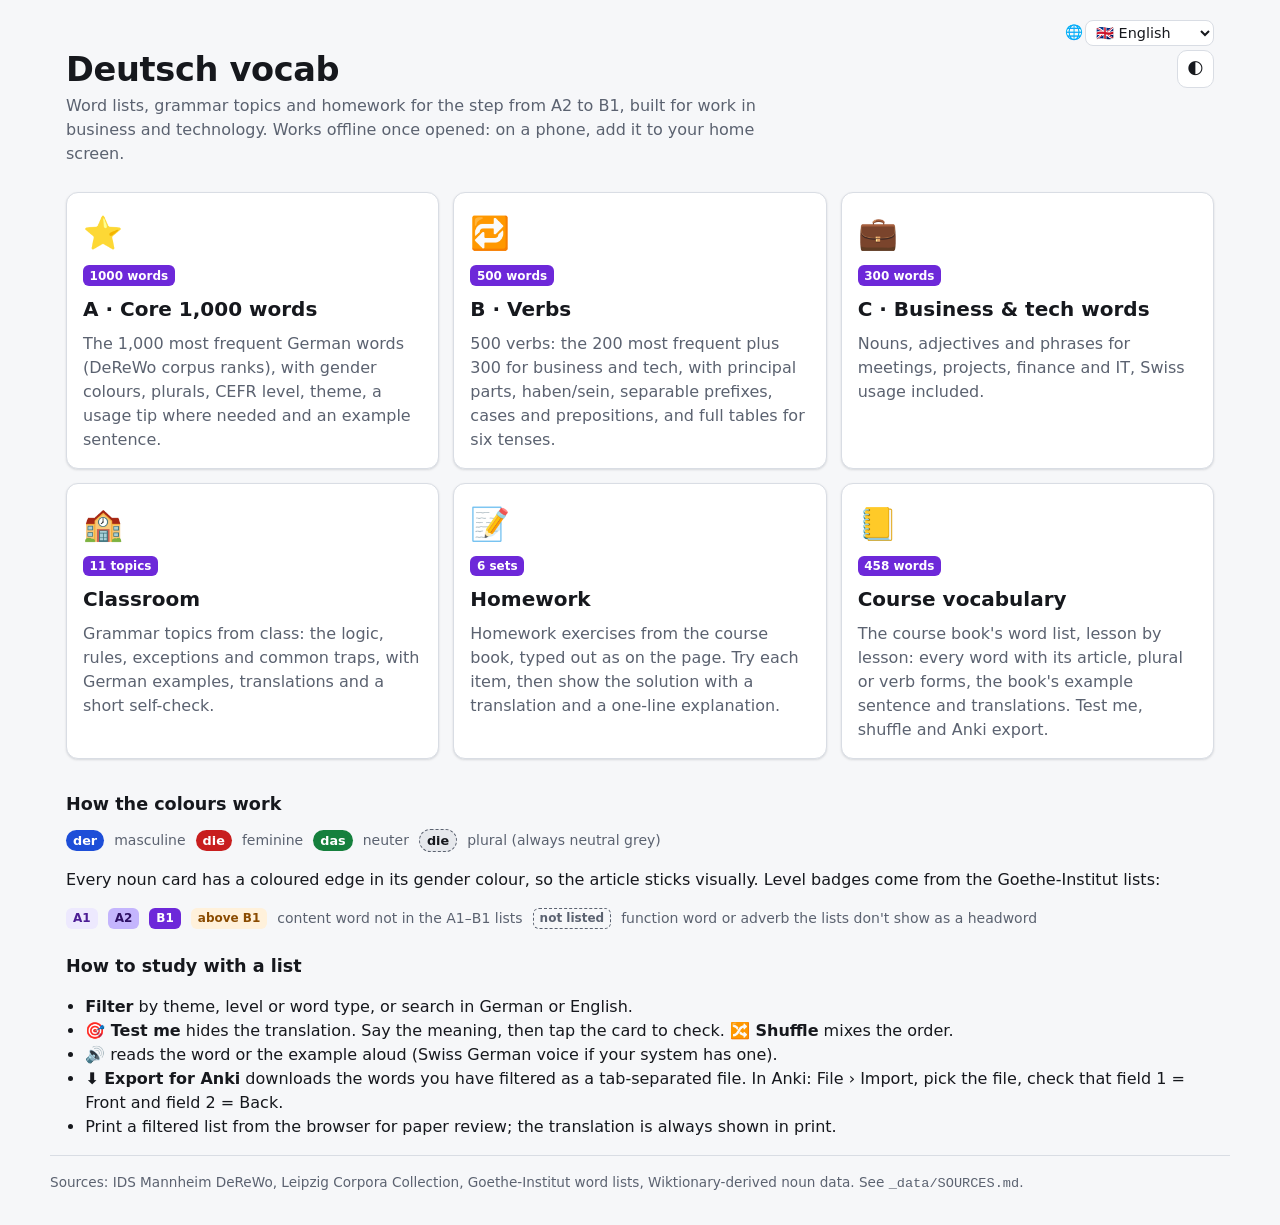
<file: index.html>
<!doctype html>
<html lang="en">
<head>
<meta charset="utf-8">
<meta name="viewport" content="width=device-width, initial-scale=1">
<title data-i18n="doc.home">Deutsch vocab lists</title>
<meta name="description" content="German vocabulary lists for an A2 to B1 learner in business and technology: core words, verbs, business and tech words.">
<link rel="icon" href="data:image/svg+xml,%3Csvg xmlns=%22http://www.w3.org/2000/svg%22 viewBox=%220 0 100 100%22%3E%3Ctext y=%22.9em%22 font-size=%2290%22%3E%F0%9F%87%A9%F0%9F%87%AA%3C/text%3E%3C/svg%3E">
<link rel="stylesheet" href="assets/vocab.css">
<script src="data/ui.js"></script>
<script src="assets/i18n.js"></script>
<script src="assets/vocab.js"></script>
<link rel="manifest" href="manifest.webmanifest">
<meta name="theme-color" content="#f6f7f9" media="(prefers-color-scheme: light)">
<meta name="theme-color" content="#0f1115" media="(prefers-color-scheme: dark)">
<meta name="apple-mobile-web-app-capable" content="yes">
<meta name="mobile-web-app-capable" content="yes">
<meta name="apple-mobile-web-app-title" content="Deutsch">
<link rel="apple-touch-icon" href="icons/icon-180.png">
</head>
<body>
<header class="site-head">
  <div class="wrap">
    <div class="head-row">
      <div>
        <h1>Deutsch vocab</h1>
        <p class="lede" data-i18n="home.lede">Word lists, grammar topics and homework for the step from A2 to B1, built for work in business and technology. Works offline once opened: on a phone, add it to your home screen.</p>
      </div>
      <div id="theme-toggle-slot" class="no-print"></div>
    </div>
  </div>
</header>
<main class="wrap">
  <div class="hub" id="hub"></div>

  <section class="info">
    <h2 data-i18n="home.colours.h">How the colours work</h2>
    <div class="legend">
      <span class="chip der">der</span> masculine
      <span class="chip die">die</span> feminine
      <span class="chip das">das</span> neuter
      <span class="chip pl">die</span> <span data-i18n="home.legend.plural">plural (always neutral grey)</span>
    </div>
    <p data-i18n="home.colours.p">Every noun card has a coloured edge in its gender colour, so the article sticks visually. Level badges come from the Goethe-Institut lists:</p>
    <div class="legend">
      <span class="level A1">A1</span><span class="level A2">A2</span><span class="level B1">B1</span>
      <span class="level up" data-i18n="level.up">above B1</span> <span data-i18n="home.level.up">content word not in the A1–B1 lists</span>
      <span class="level nl" data-i18n="level.nl">not listed</span> <span data-i18n="home.level.nl">function word or adverb the lists don't show as a headword</span>
    </div>

    <h2 data-i18n="home.study.h">How to study with a list</h2>
    <ul>
      <li data-i18n="home.study.1"><b>Filter</b> by theme, level or word type, or search in German or English.</li>
      <li data-i18n="home.study.2"><b>🎯 Test me</b> hides the translation. Say the meaning, then tap the card to check. <b>🔀 Shuffle</b> mixes the order.</li>
      <li data-i18n="home.study.3"><b>🔊</b> reads the word or the example aloud (Swiss German voice if your system has one).</li>
      <li data-i18n="home.study.4"><b>⬇ Export for Anki</b> downloads the words you have filtered as a tab-separated file. In Anki: File › Import, pick the file, check that field 1 = Front and field 2 = Back.</li>
      <li data-i18n="home.study.5">Print a filtered list from the browser for paper review; the translation is always shown in print.</li>
    </ul>
  </section>
</main>
<footer class="wrap foot" data-i18n="home.foot">Sources: IDS Mannheim DeReWo, Leipzig Corpora Collection, Goethe-Institut word lists, Wiktionary-derived noun data. See <code>_data/SOURCES.md</code>.</footer>
<script src="data/lists.js"></script>
<script>
  VocabApp.hub({ lists: window.VOCAB_LISTS, mount: document.getElementById('hub') });
</script>
<script>
  if ('serviceWorker' in navigator) {
    window.addEventListener('load', function () { navigator.serviceWorker.register('sw.js').catch(function () {}); });
  }
</script>
</body>
</html>
</file>
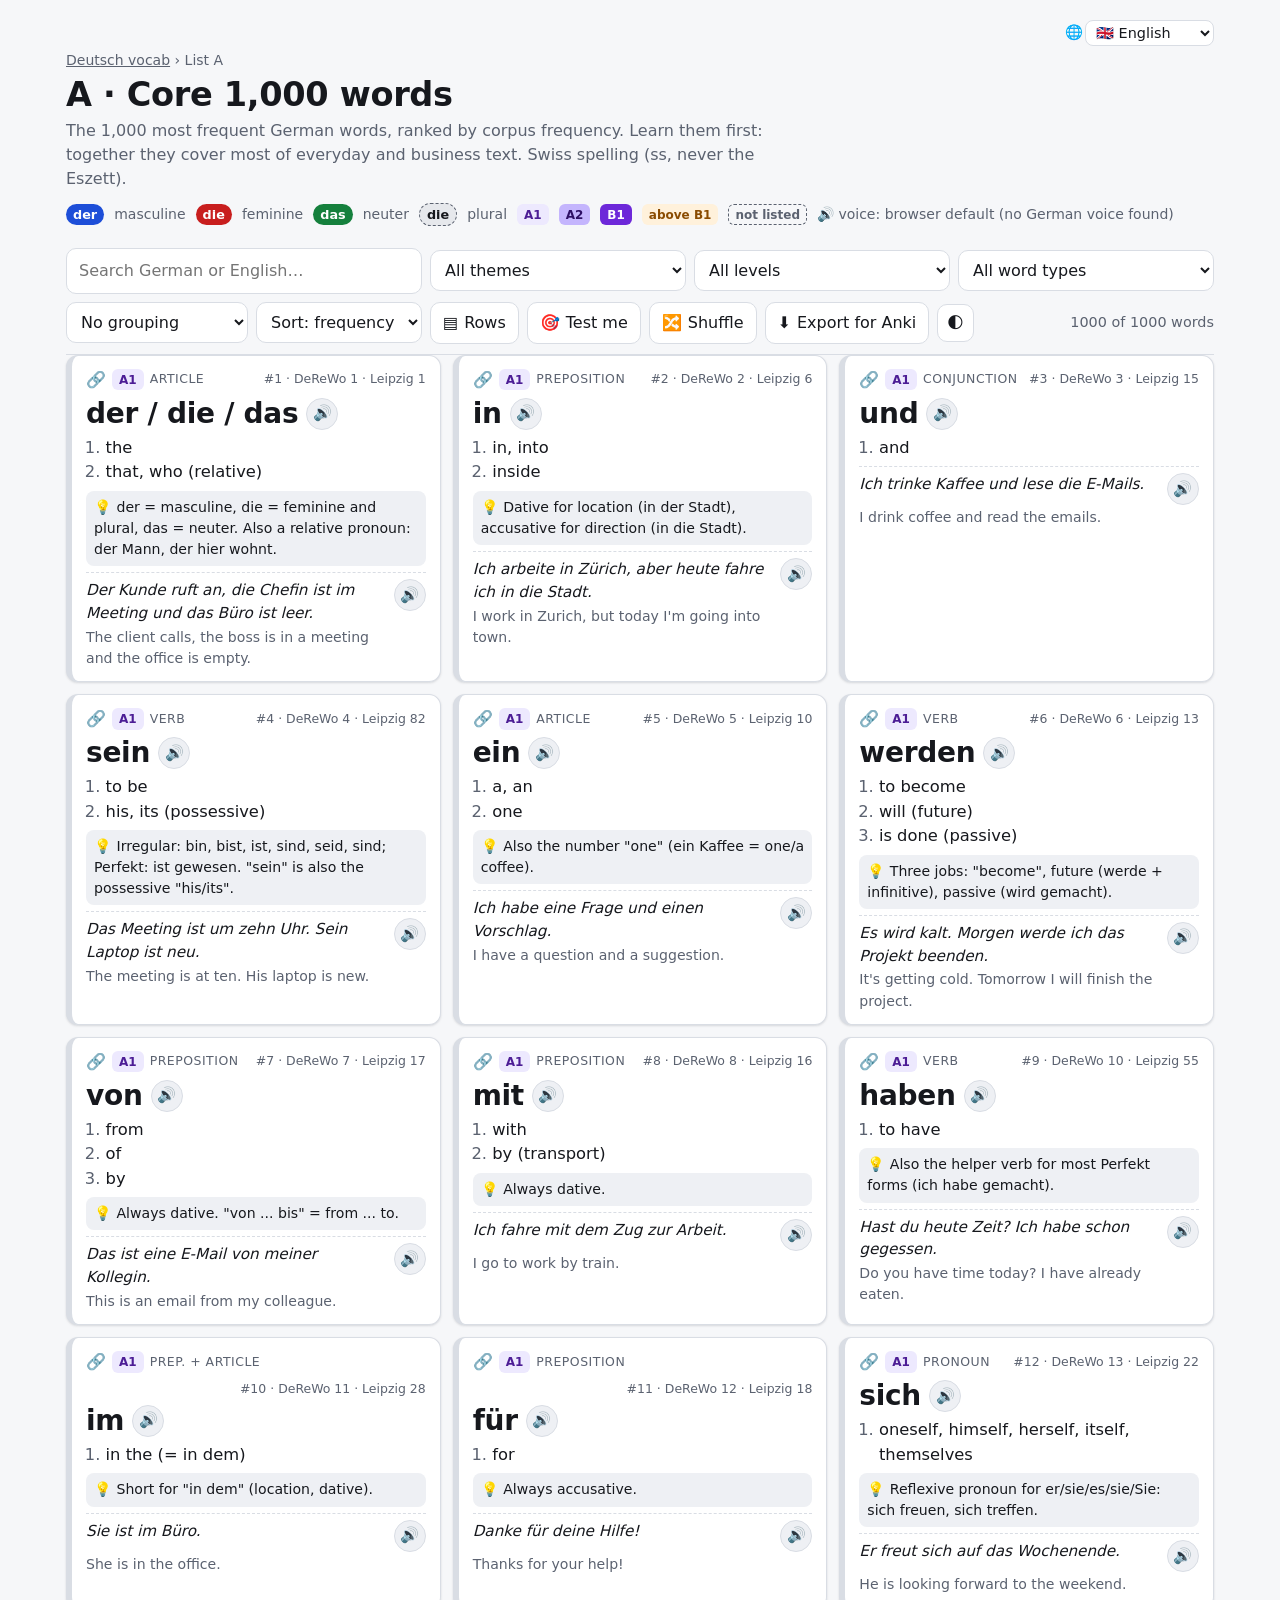
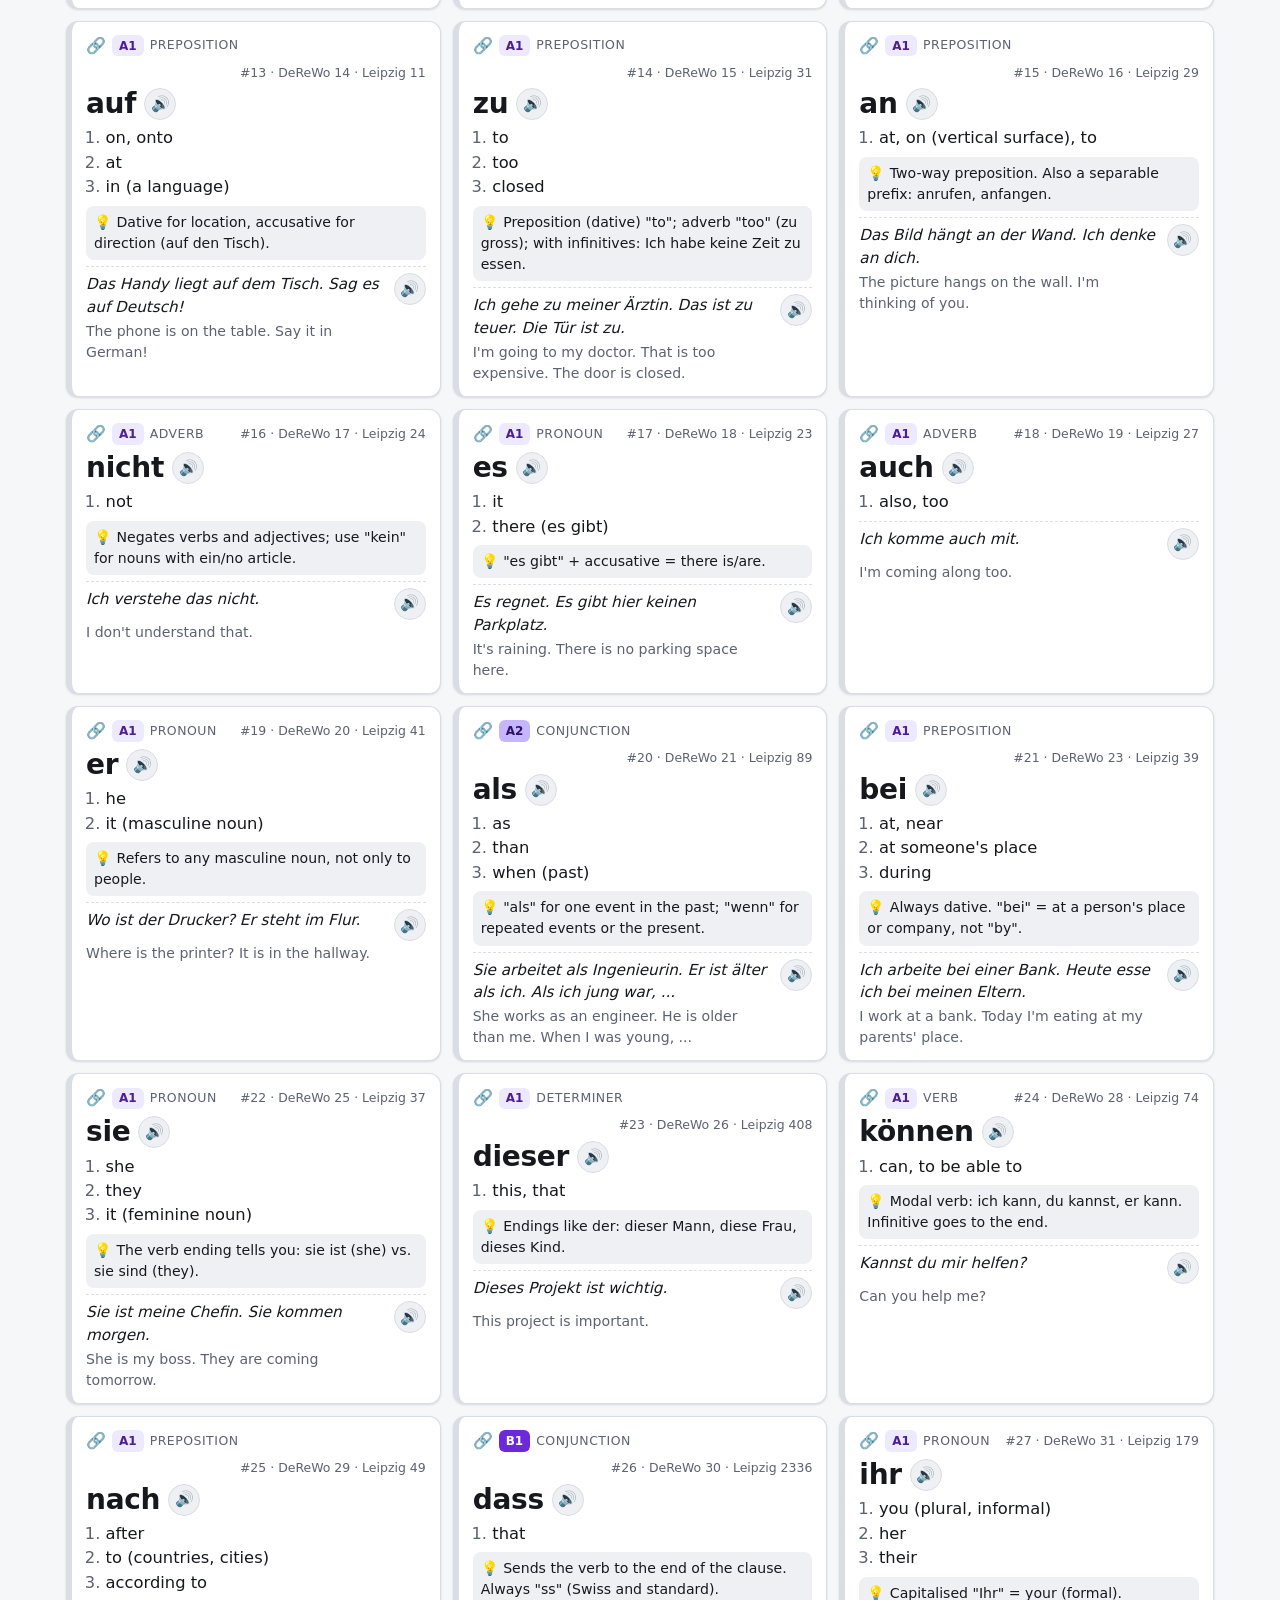
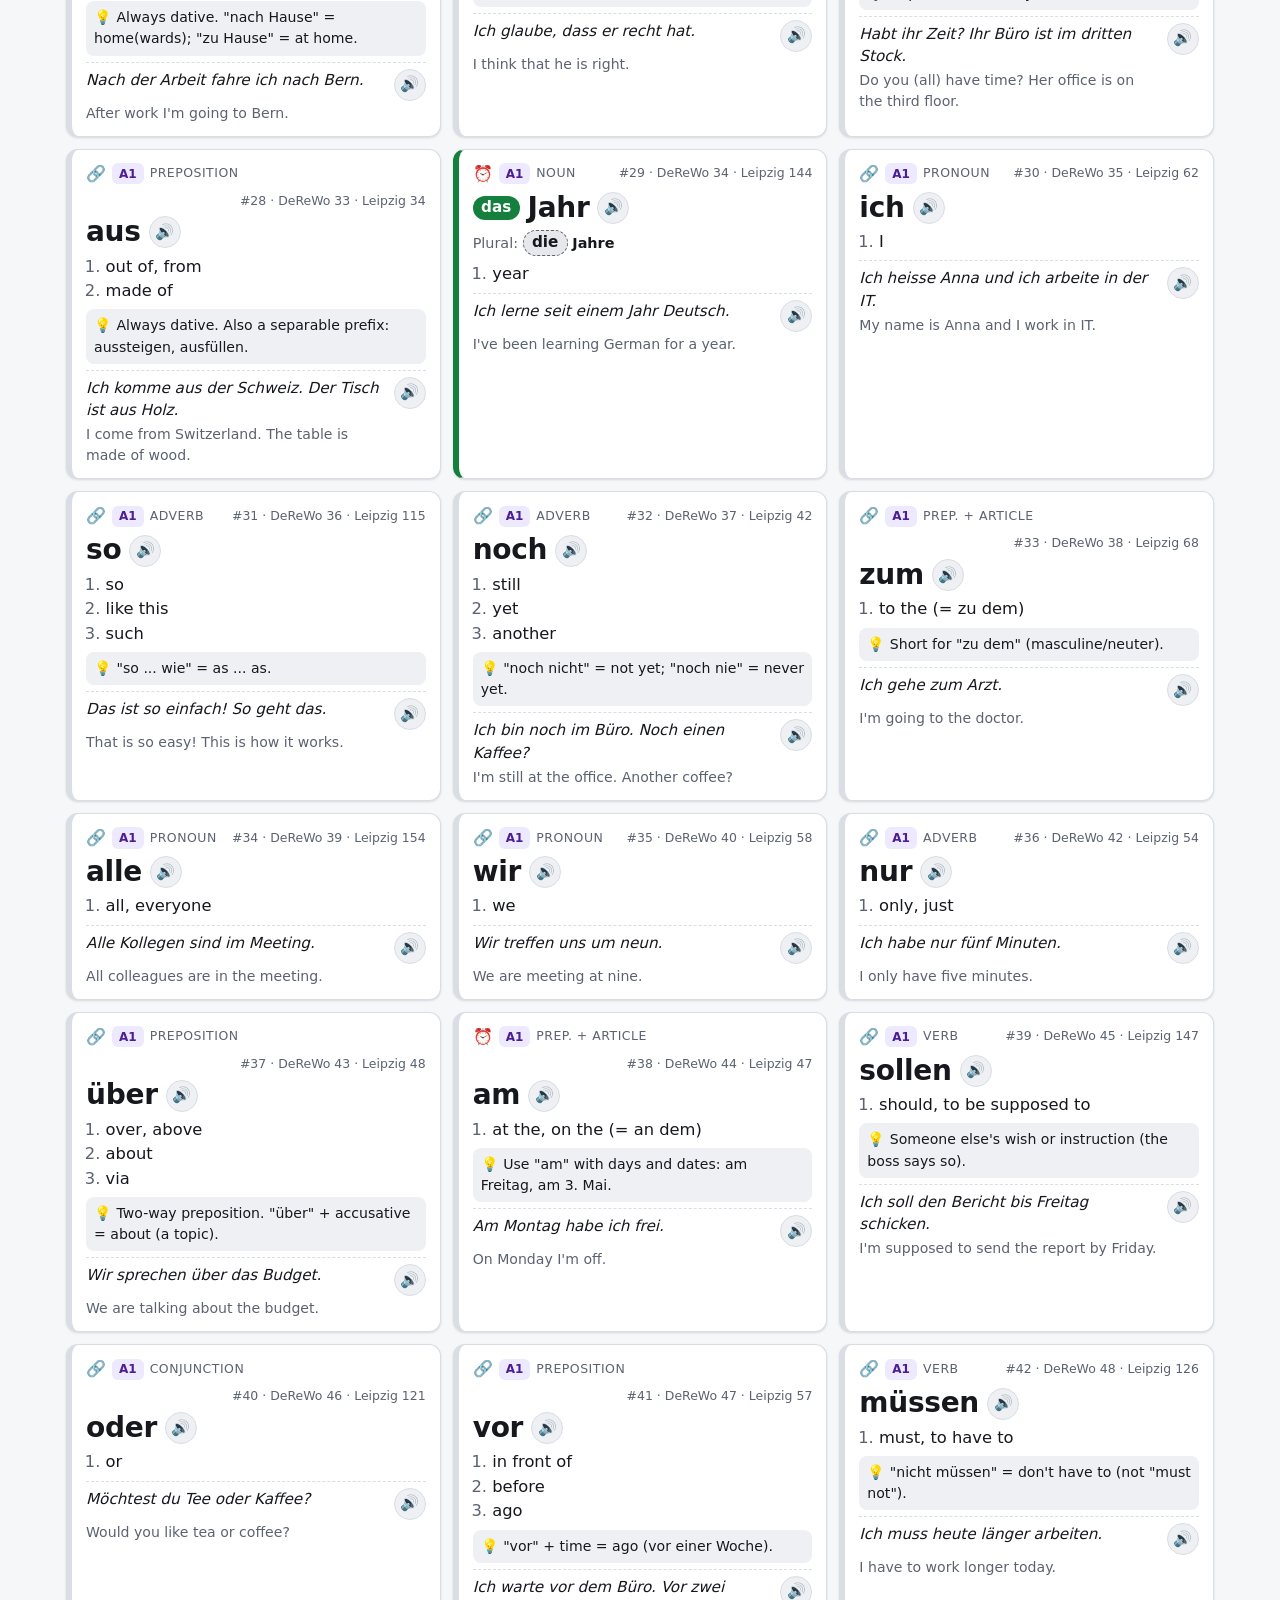
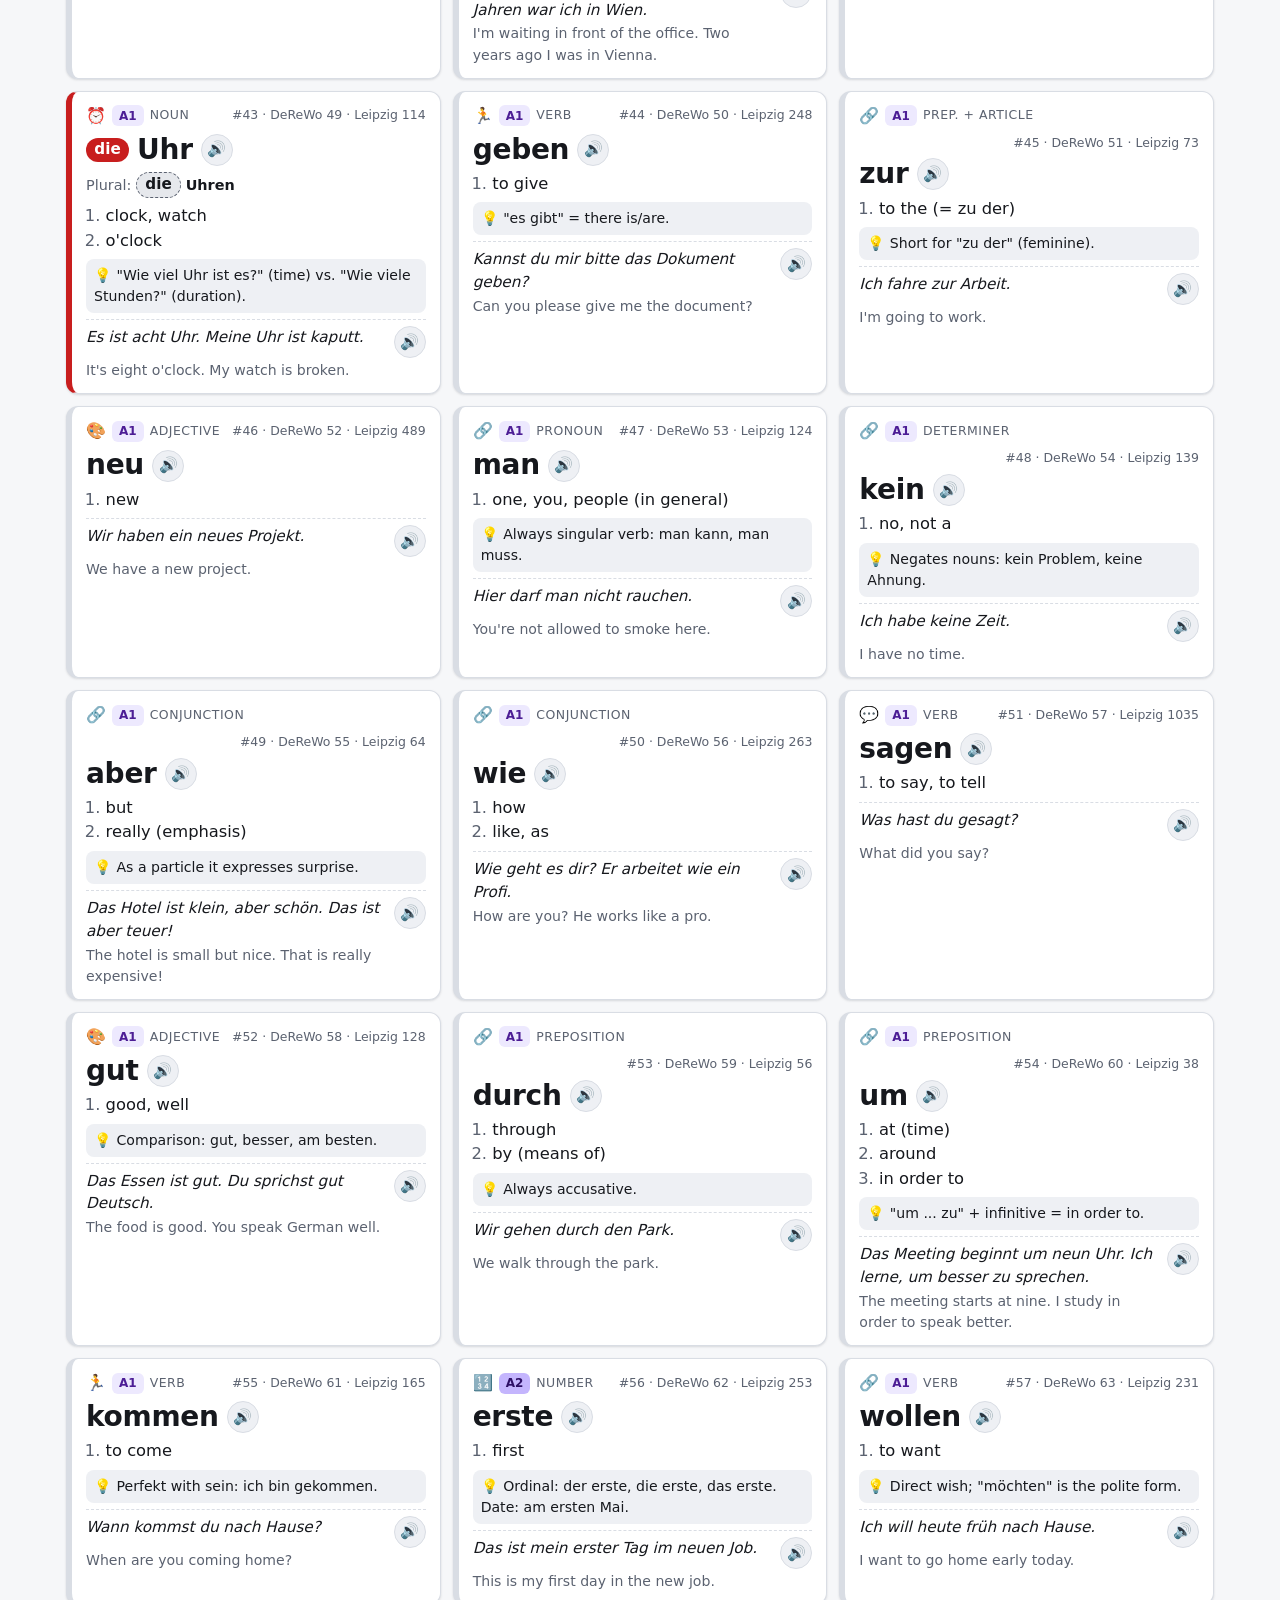
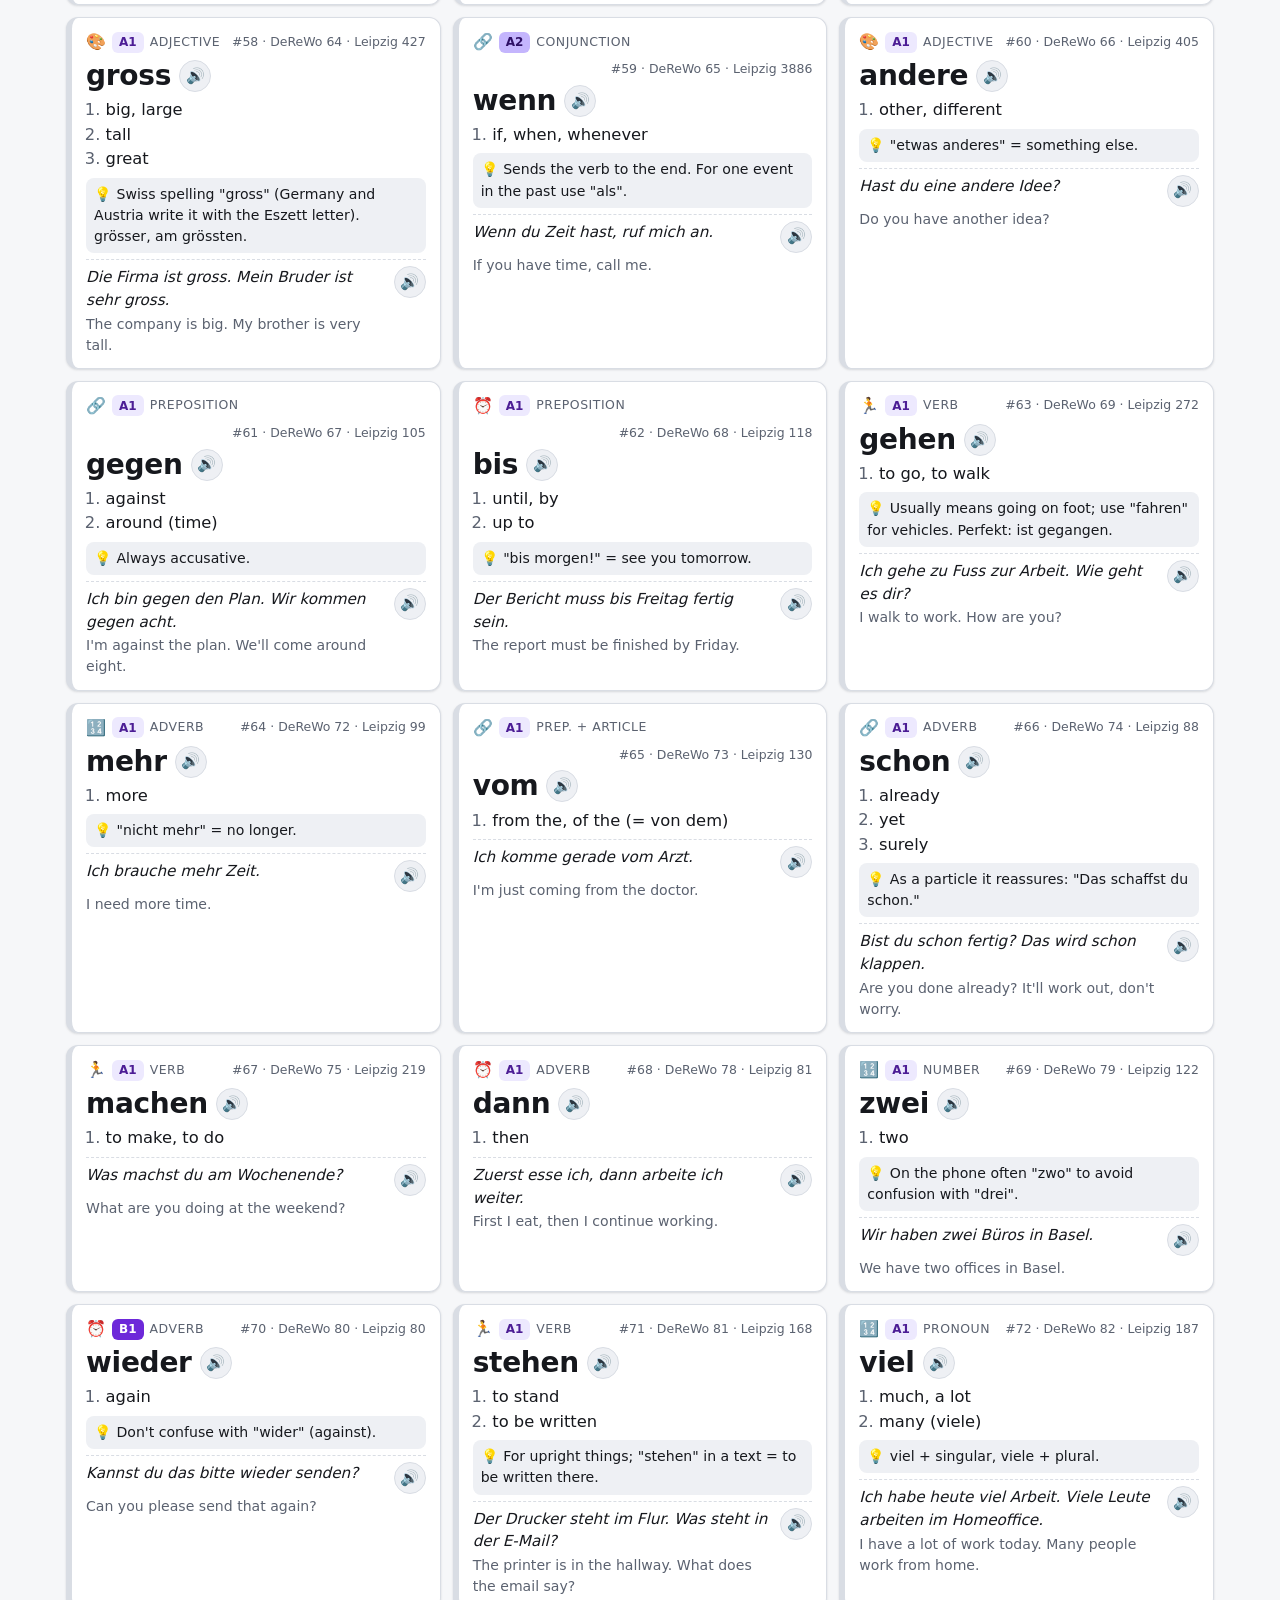
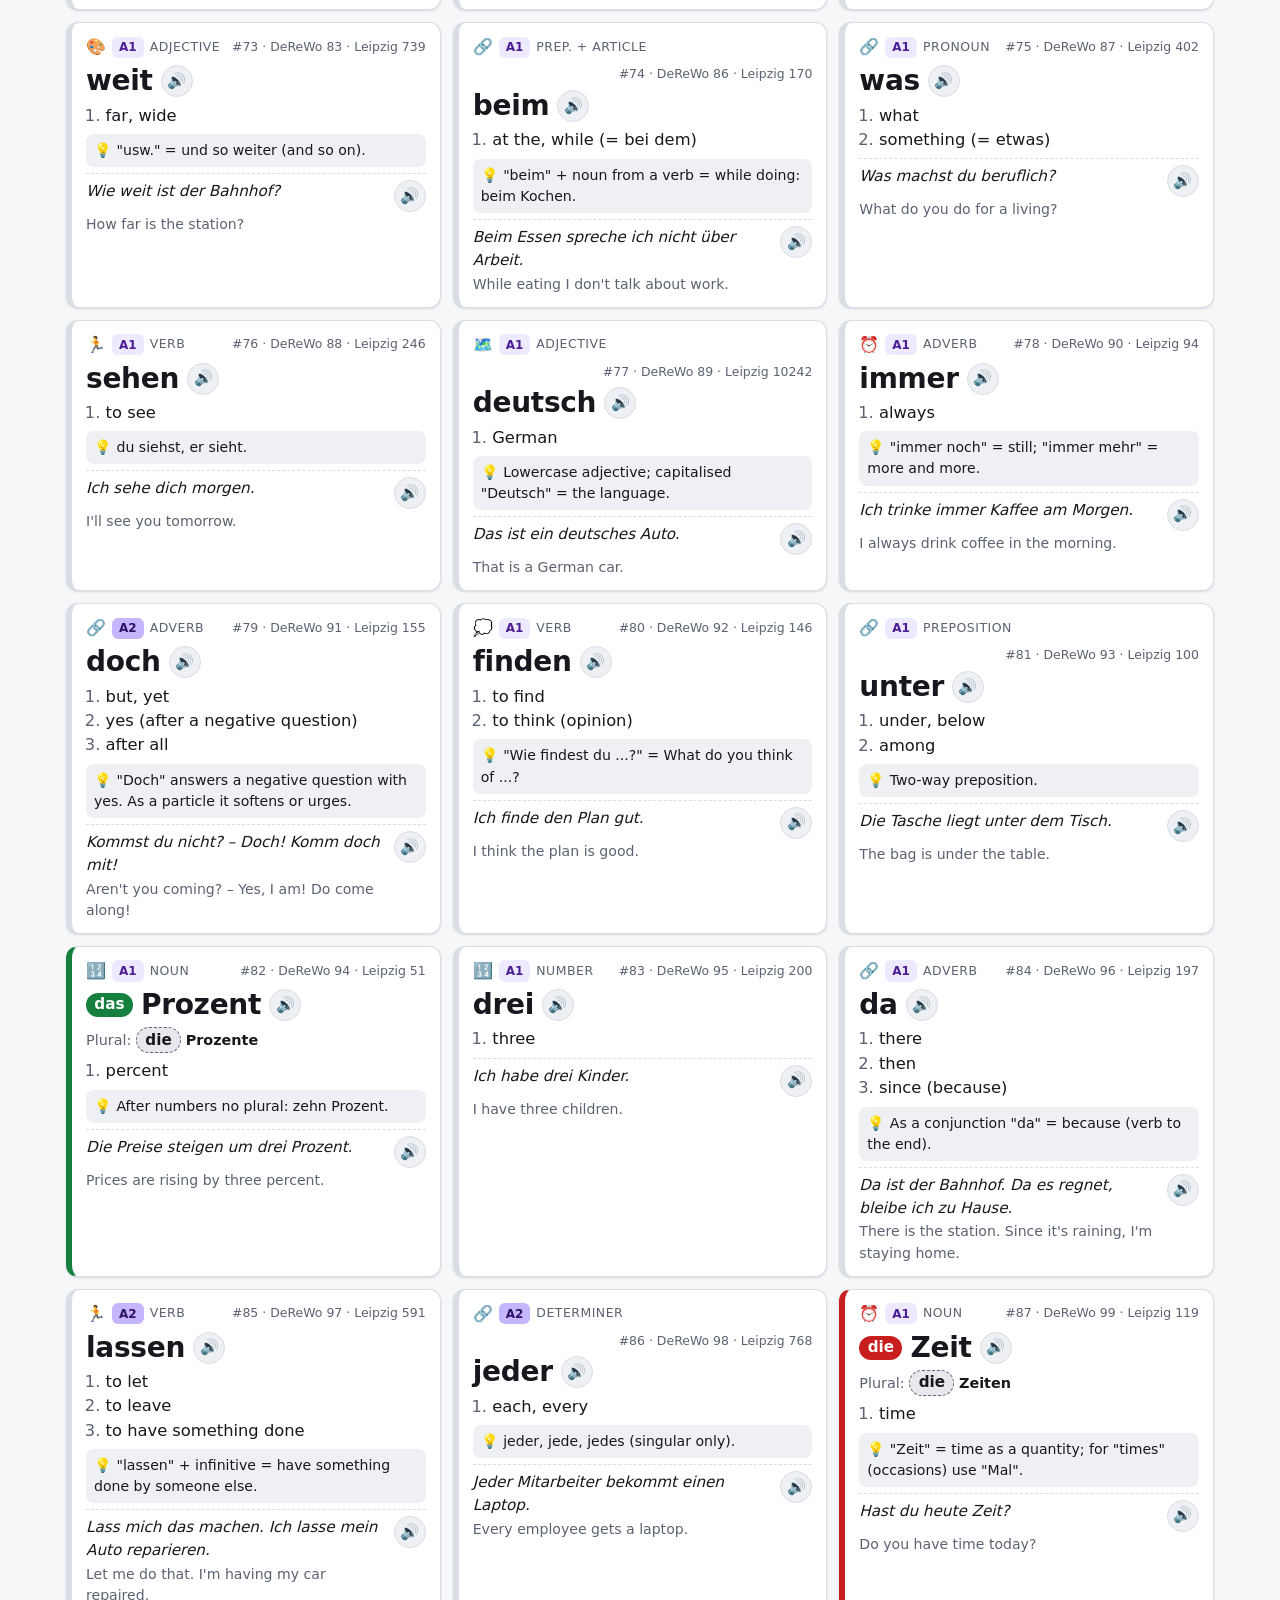
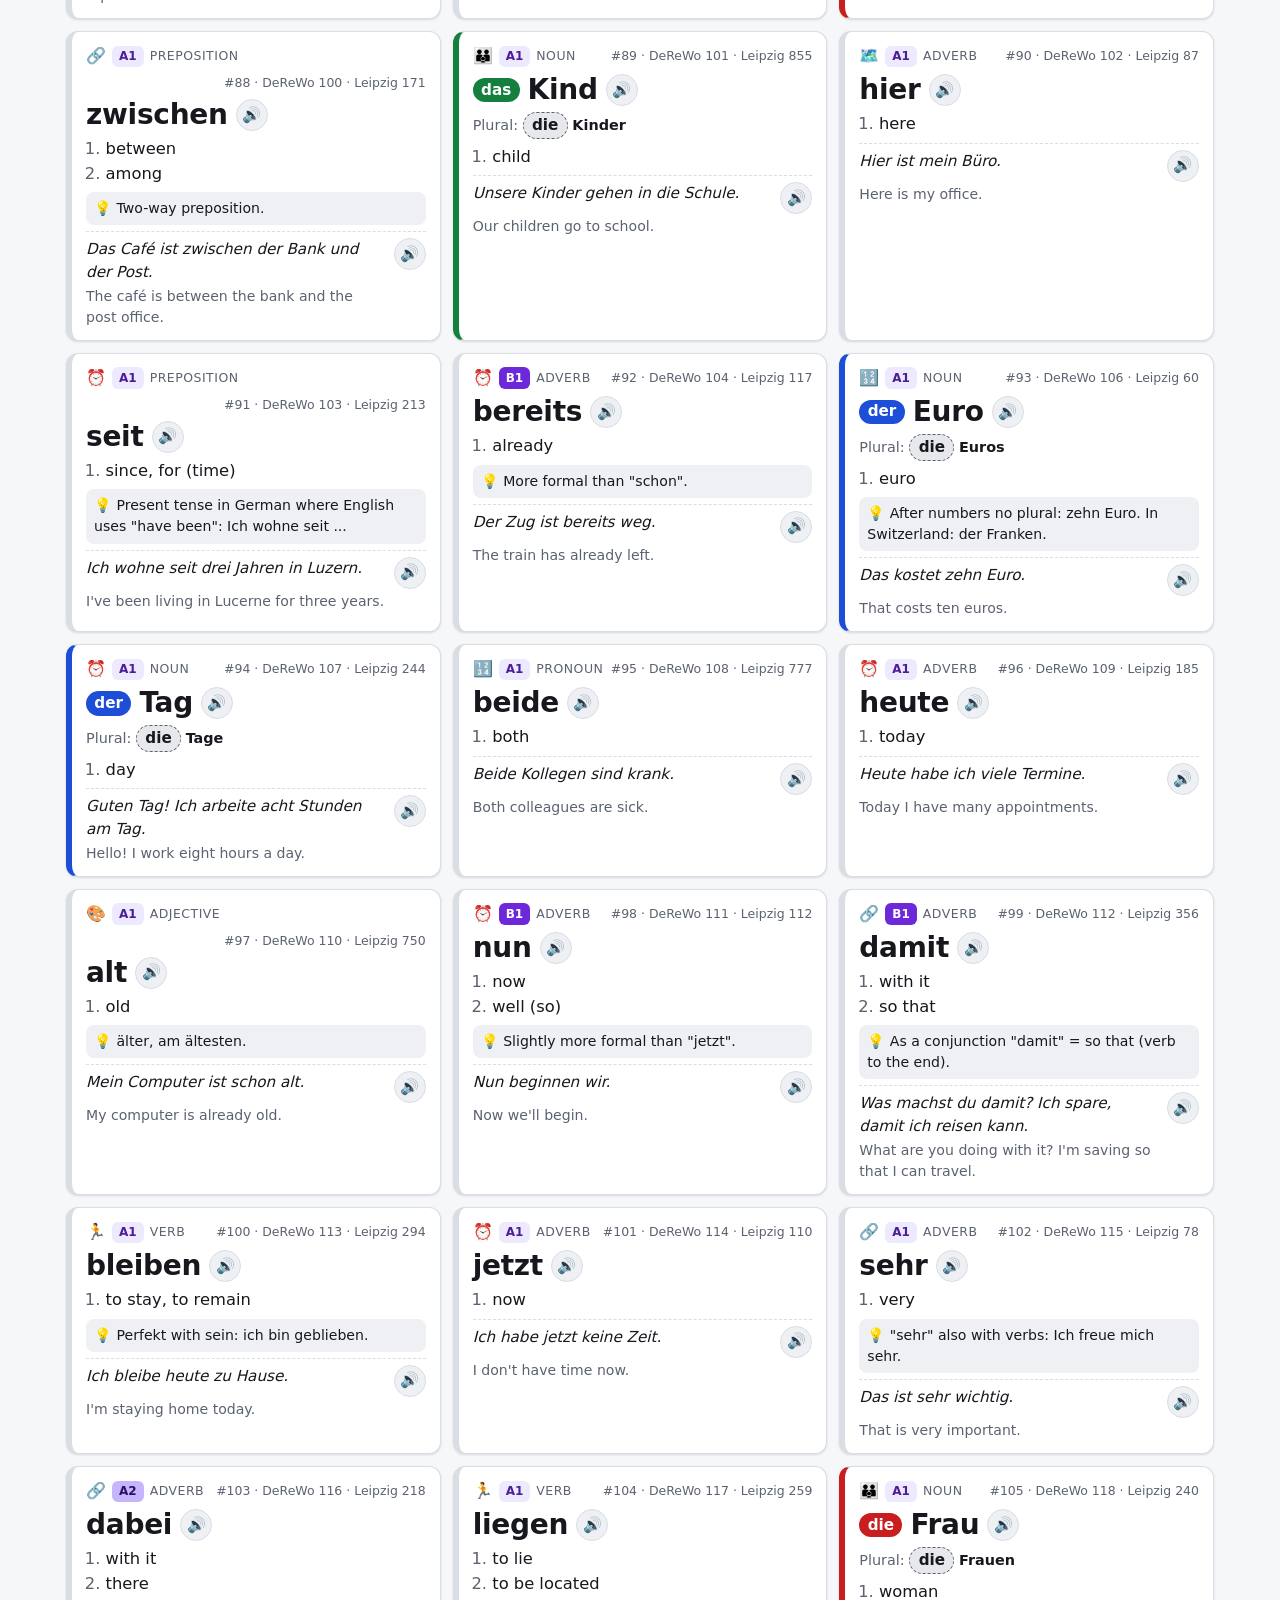
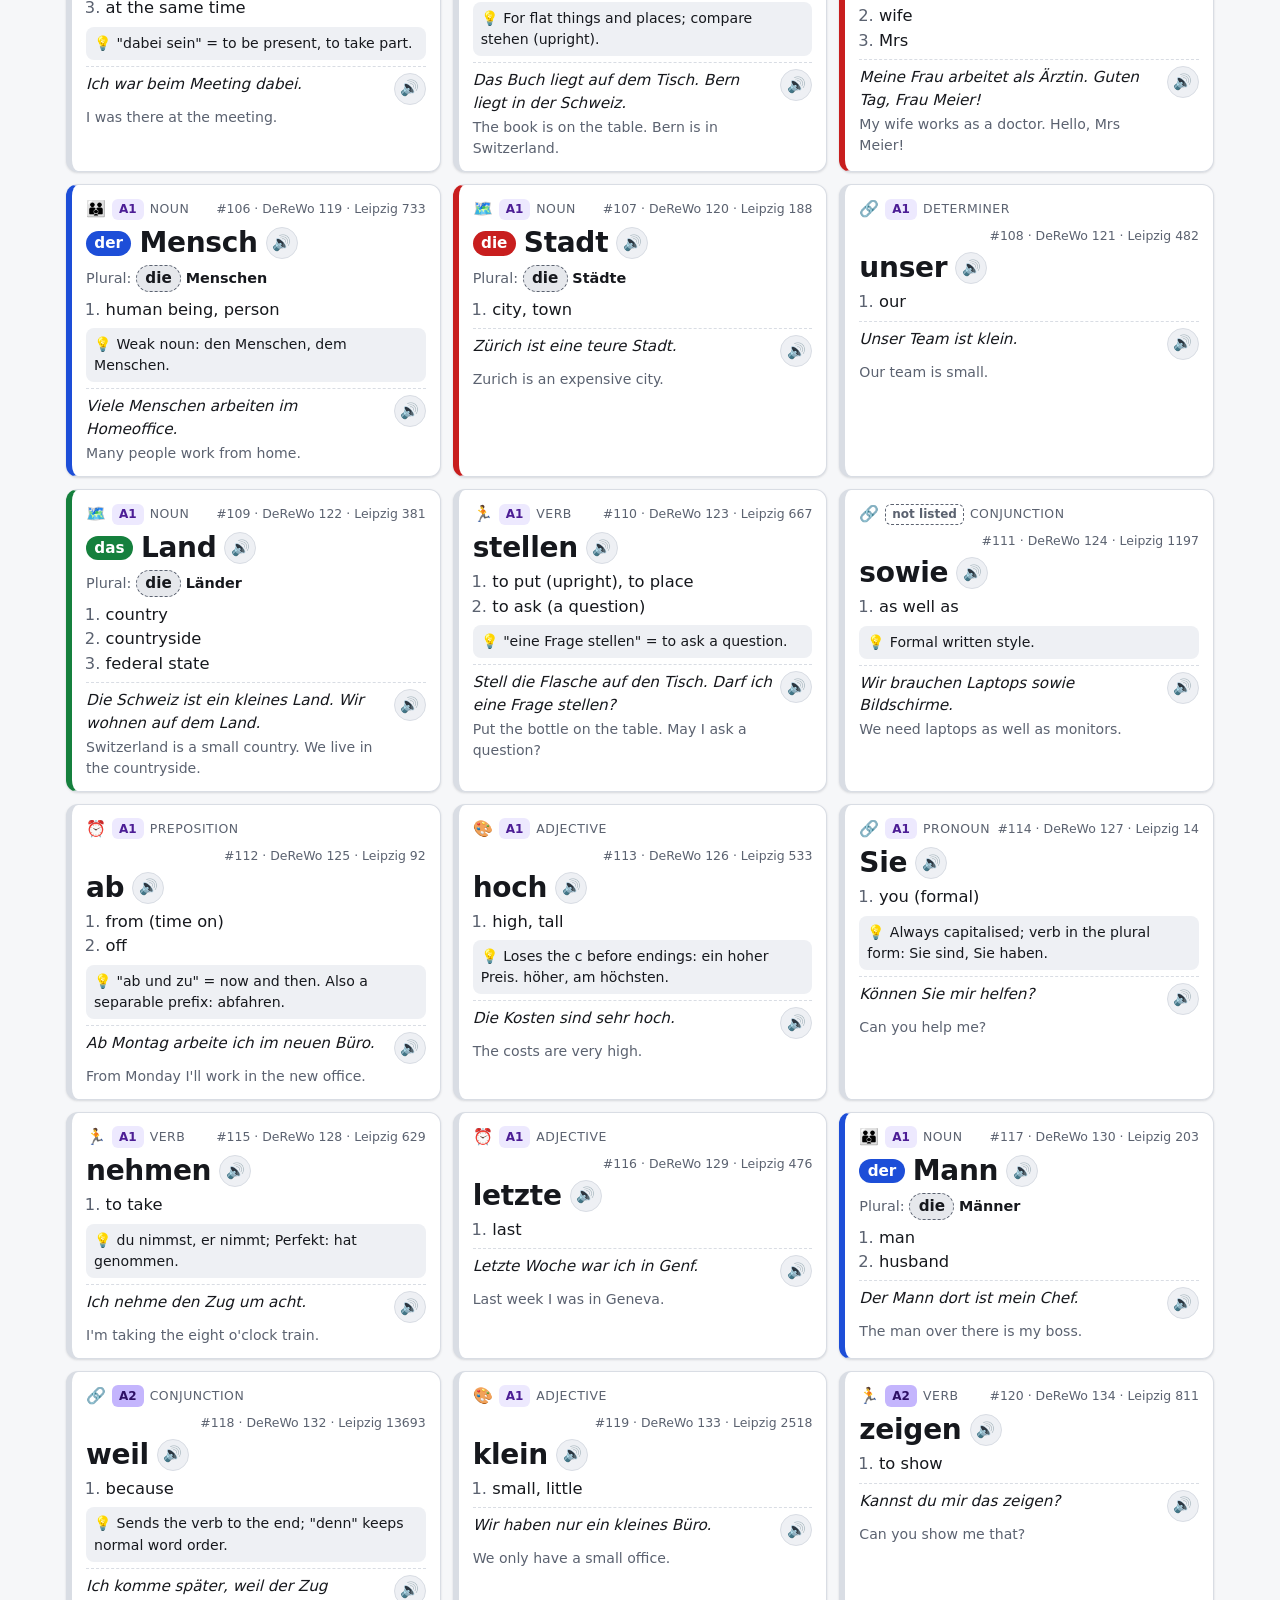
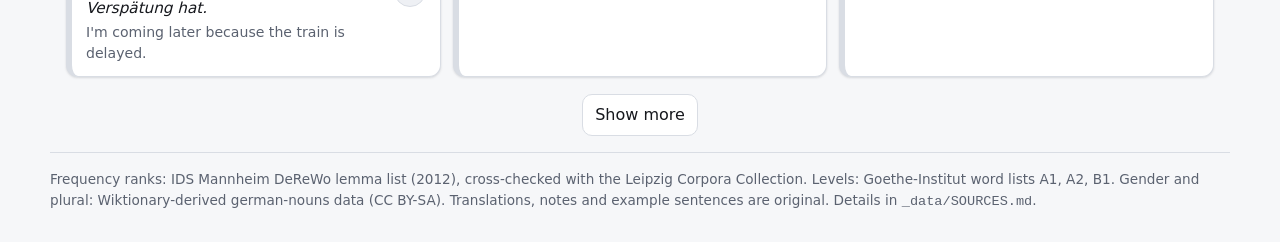
<file: a-core-1000.html>
<!doctype html>
<html lang="en">
<head>
<meta charset="utf-8">
<meta name="viewport" content="width=device-width, initial-scale=1">
<title data-i18n="doc.a">A · Core 1,000 German words</title>
<meta name="description" content="The 1,000 most frequent German words with gender colours, plurals, CEFR levels, themes, usage notes and example sentences. Swiss spelling.">
<link rel="icon" href="data:image/svg+xml,%3Csvg xmlns=%22http://www.w3.org/2000/svg%22 viewBox=%220 0 100 100%22%3E%3Ctext y=%22.9em%22 font-size=%2290%22%3E%F0%9F%87%A9%F0%9F%87%AA%3C/text%3E%3C/svg%3E">
<link rel="stylesheet" href="assets/vocab.css">
<script src="data/ui.js"></script>
<script src="assets/i18n.js"></script>
<script src="assets/vocab.js"></script>
<link rel="manifest" href="manifest.webmanifest">
<meta name="theme-color" content="#f6f7f9" media="(prefers-color-scheme: light)">
<meta name="theme-color" content="#0f1115" media="(prefers-color-scheme: dark)">
<meta name="apple-mobile-web-app-capable" content="yes">
<meta name="mobile-web-app-capable" content="yes">
<meta name="apple-mobile-web-app-title" content="Deutsch">
<link rel="apple-touch-icon" href="icons/icon-180.png">
</head>
<body>
<header class="site-head">
  <div class="wrap">
    <div class="crumbs"><a href="index.html">Deutsch vocab</a> › <span data-i18n="a.crumb">List A</span></div>
    <h1 data-i18n="a.h1">A · Core 1,000 words</h1>
    <p class="lede" data-i18n="a.lede">The 1,000 most frequent German words, ranked by corpus frequency. Learn them first: together they cover most of everyday and business text. Swiss spelling (ss, never the Eszett).</p>
    <div class="legend" aria-label="Legend" data-i18n-attr="aria-label:legend.aria">
      <span class="chip der">der</span> <span data-i18n="legend.masc">masculine</span>
      <span class="chip die">die</span> <span data-i18n="legend.fem">feminine</span>
      <span class="chip das">das</span> <span data-i18n="legend.neut">neuter</span>
      <span class="chip pl">die</span> <span data-i18n="legend.plural">plural</span>
      <span class="level A1">A1</span><span class="level A2">A2</span><span class="level B1">B1</span><span class="level up" data-i18n="level.up">above B1</span><span class="level nl" data-i18n="level.nl">not listed</span>
      <span id="voice-status"></span>
    </div>
  </div>
</header>
<div class="wrap" id="app"></div>
<footer class="wrap foot" data-i18n="a.foot">Frequency ranks: IDS Mannheim DeReWo lemma list (2012), cross-checked with the Leipzig Corpora Collection. Levels: Goethe-Institut word lists A1, A2, B1. Gender and plural: Wiktionary-derived german-nouns data (CC BY-SA). Translations, notes and example sentences are original. Details in <code>_data/SOURCES.md</code>.</footer>
<script src="data/themes.js"></script>
<script>I18n.load('a')</script>
<script>
  VocabApp.init({
    list: 'a',
    data: window.VOCAB_A,
    themes: window.VOCAB_THEMES,
    mount: document.getElementById('app'),
    exportName: 'deutsch-a-core-1000'
  });
</script>
<script>
  if ('serviceWorker' in navigator) {
    window.addEventListener('load', function () { navigator.serviceWorker.register('sw.js').catch(function () {}); });
  }
</script>
</body>
</html>
</file>
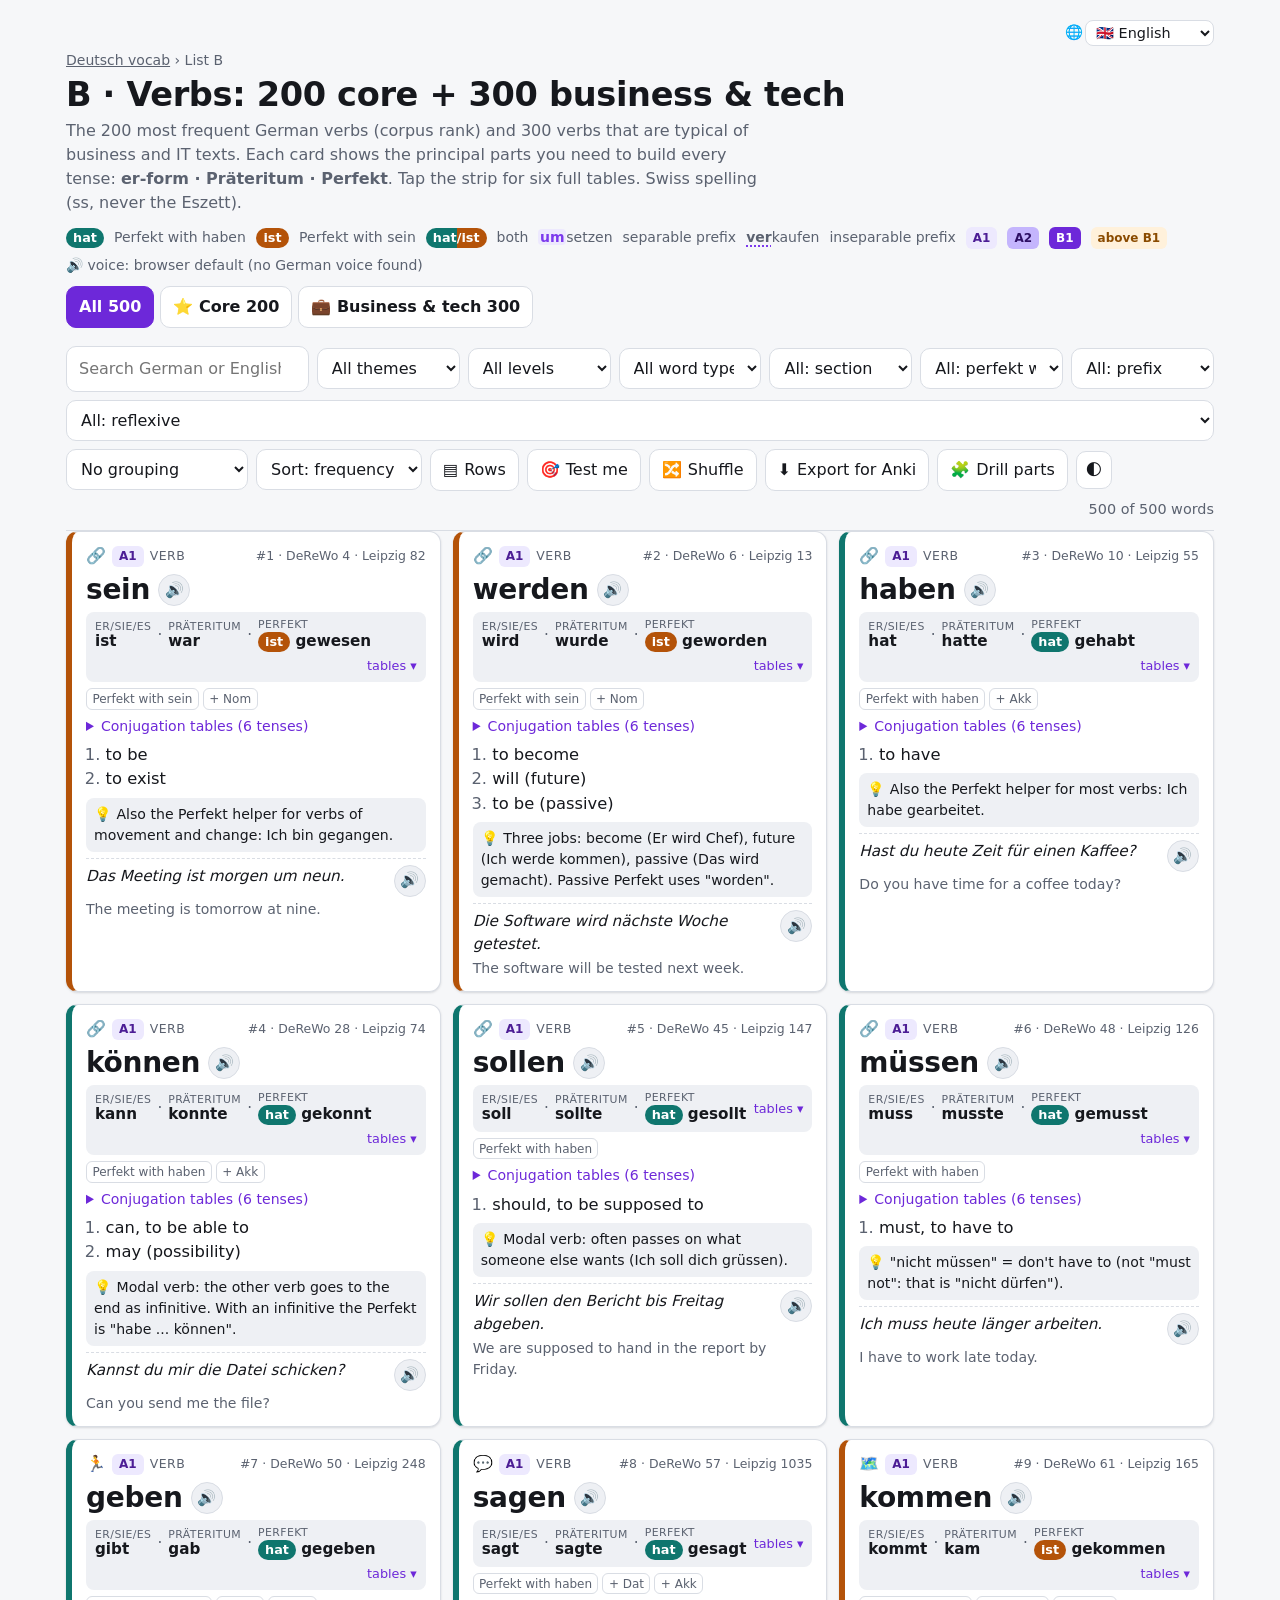
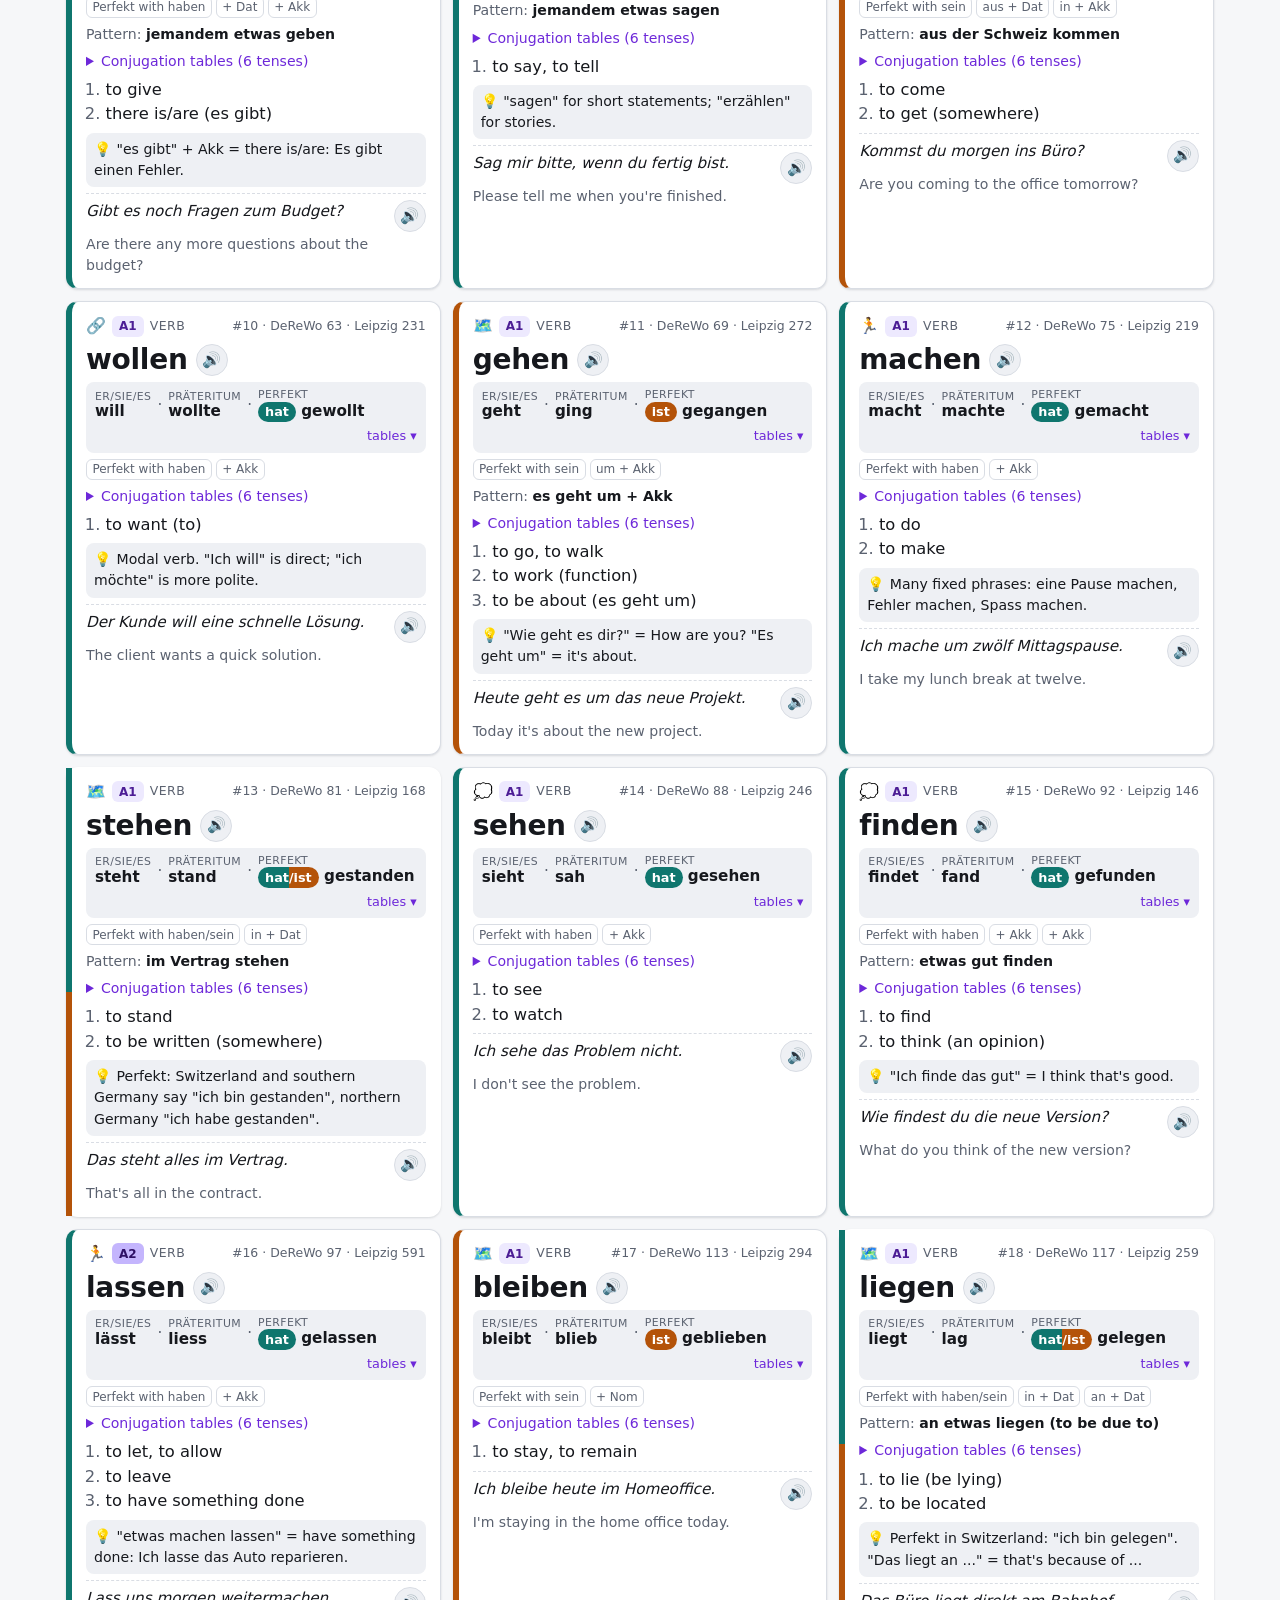
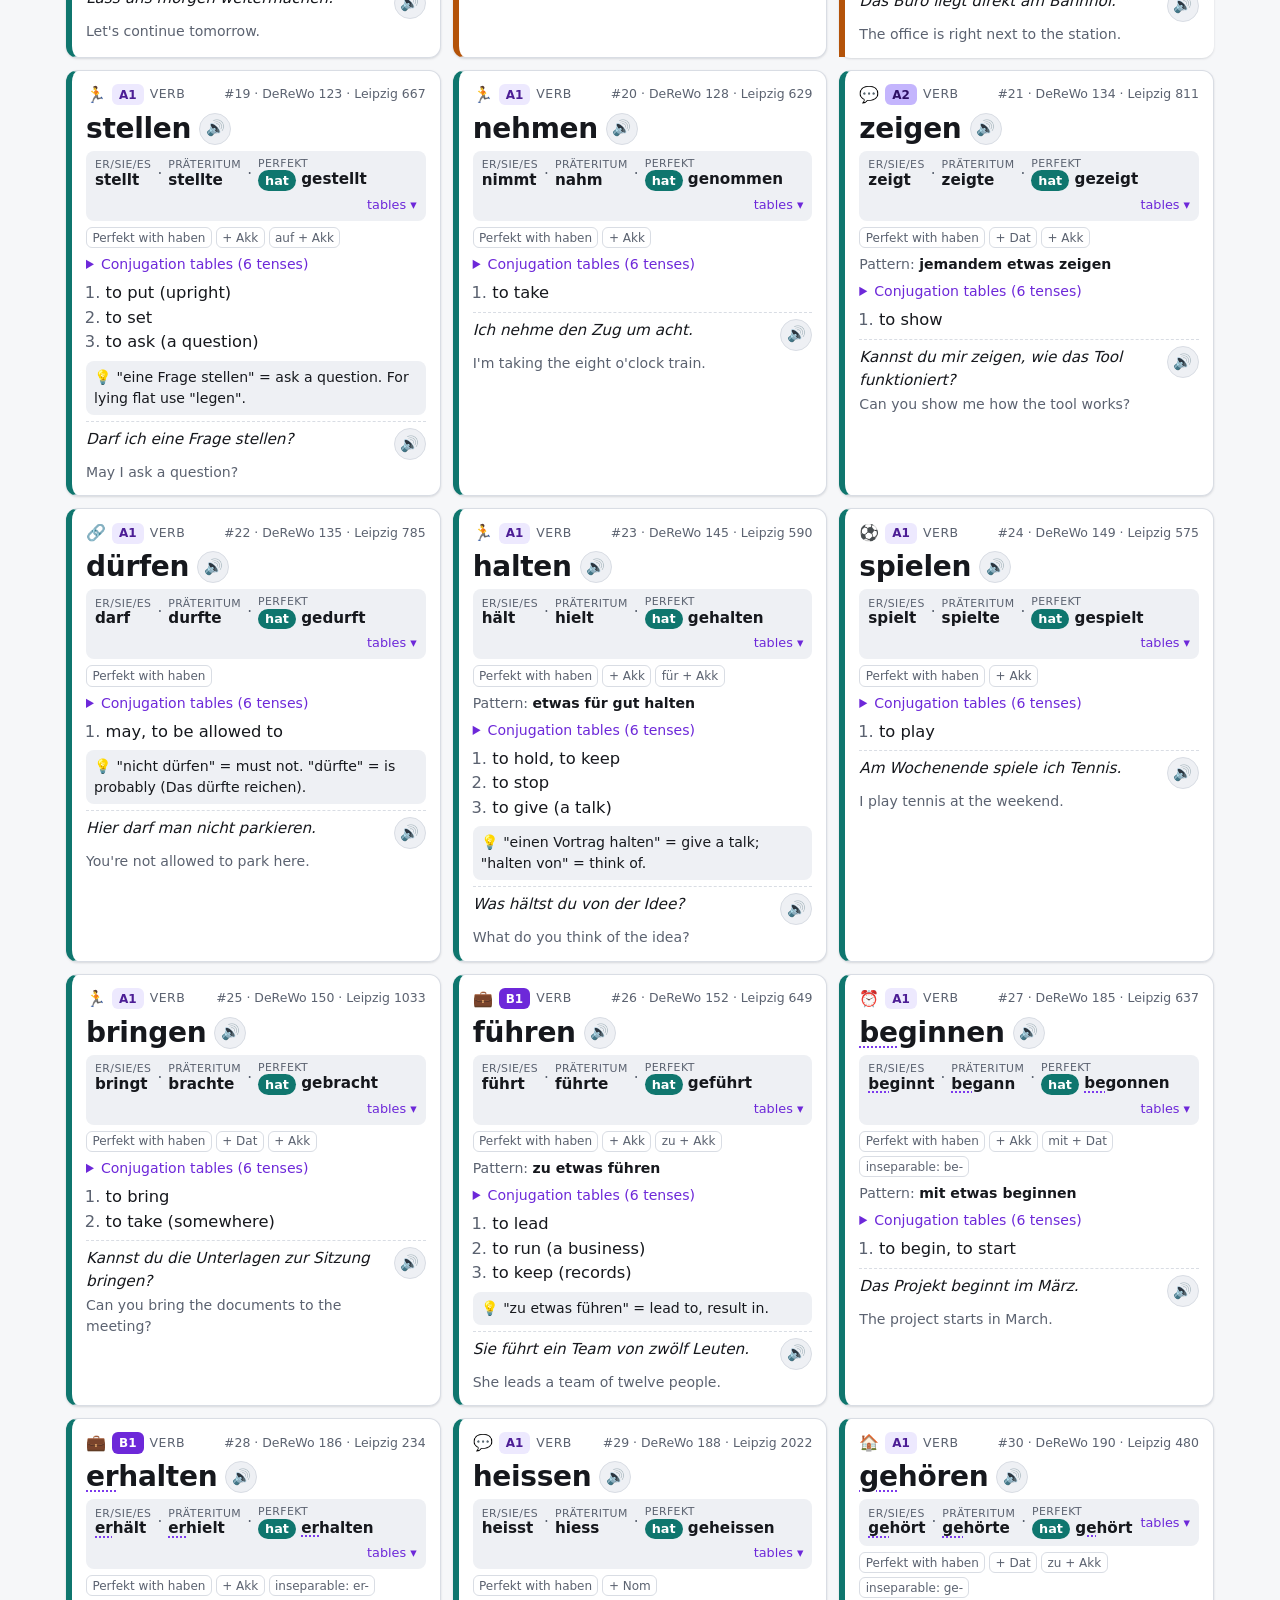
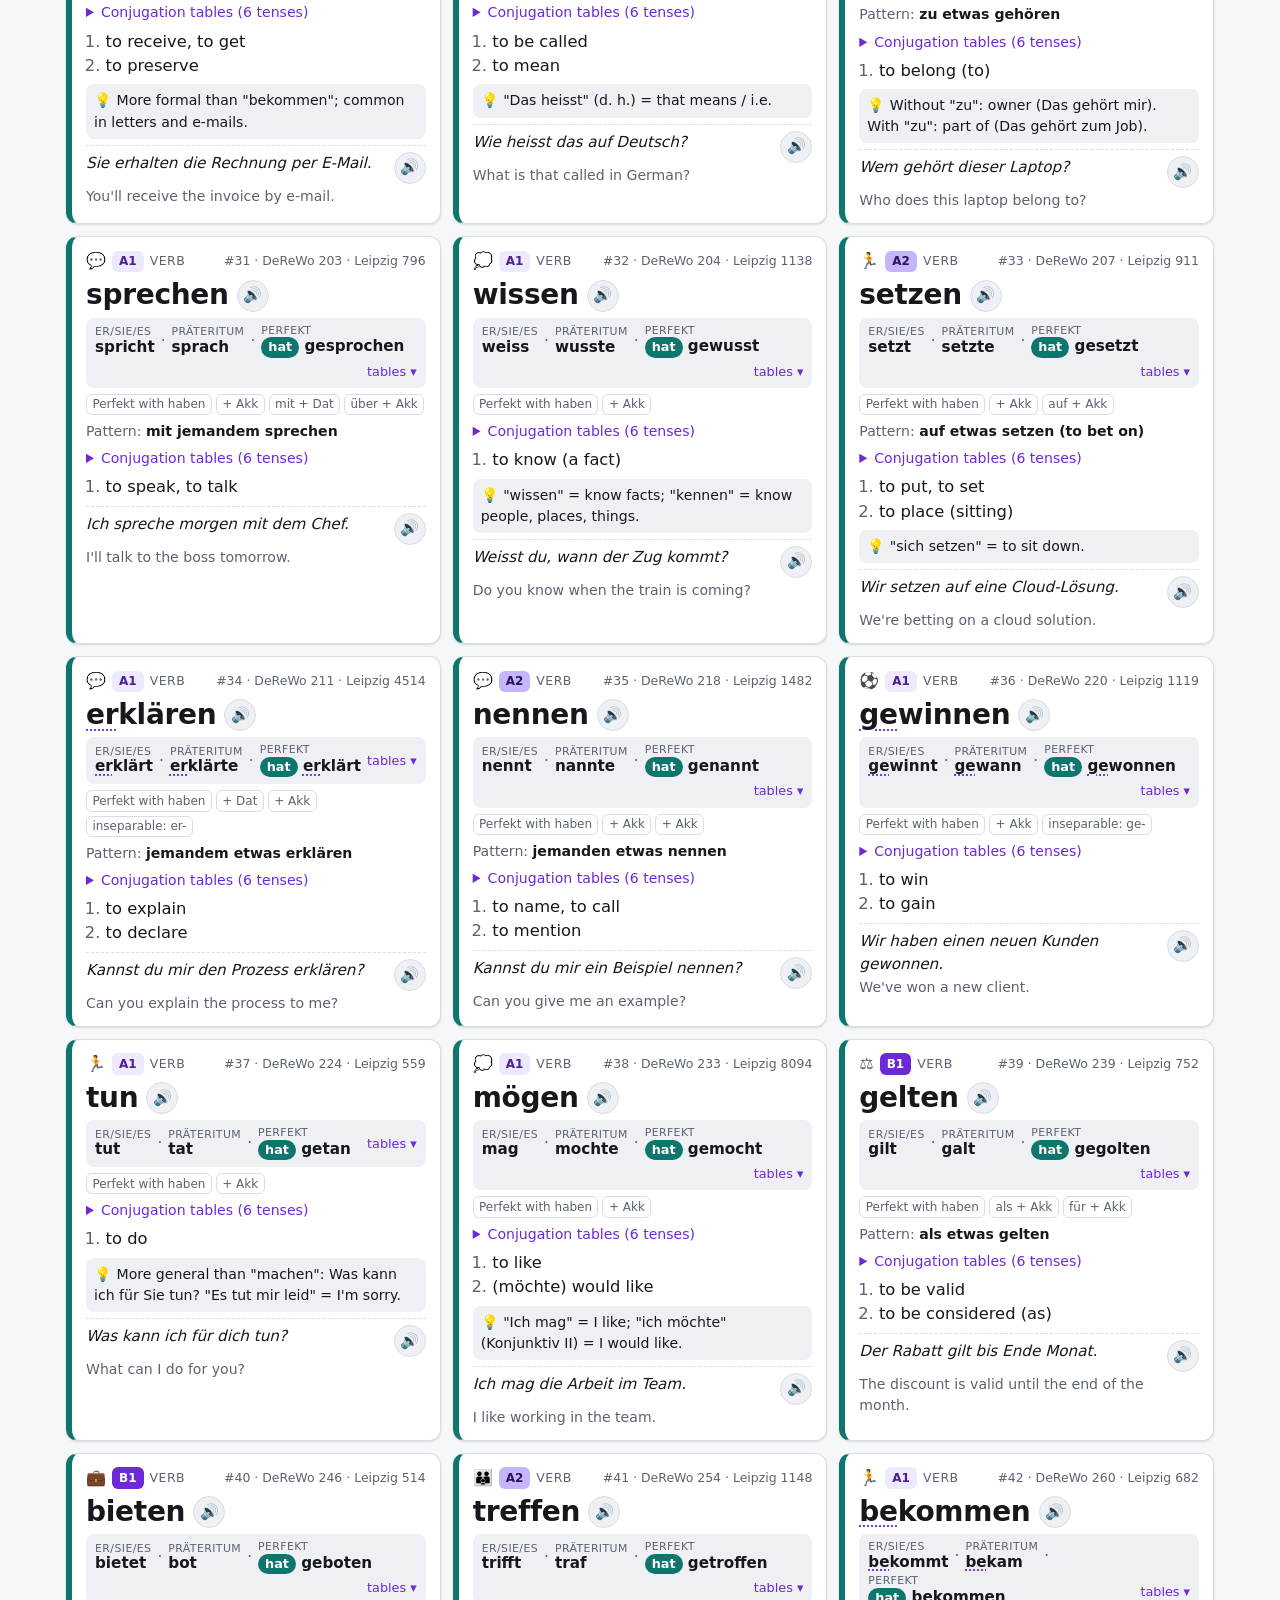
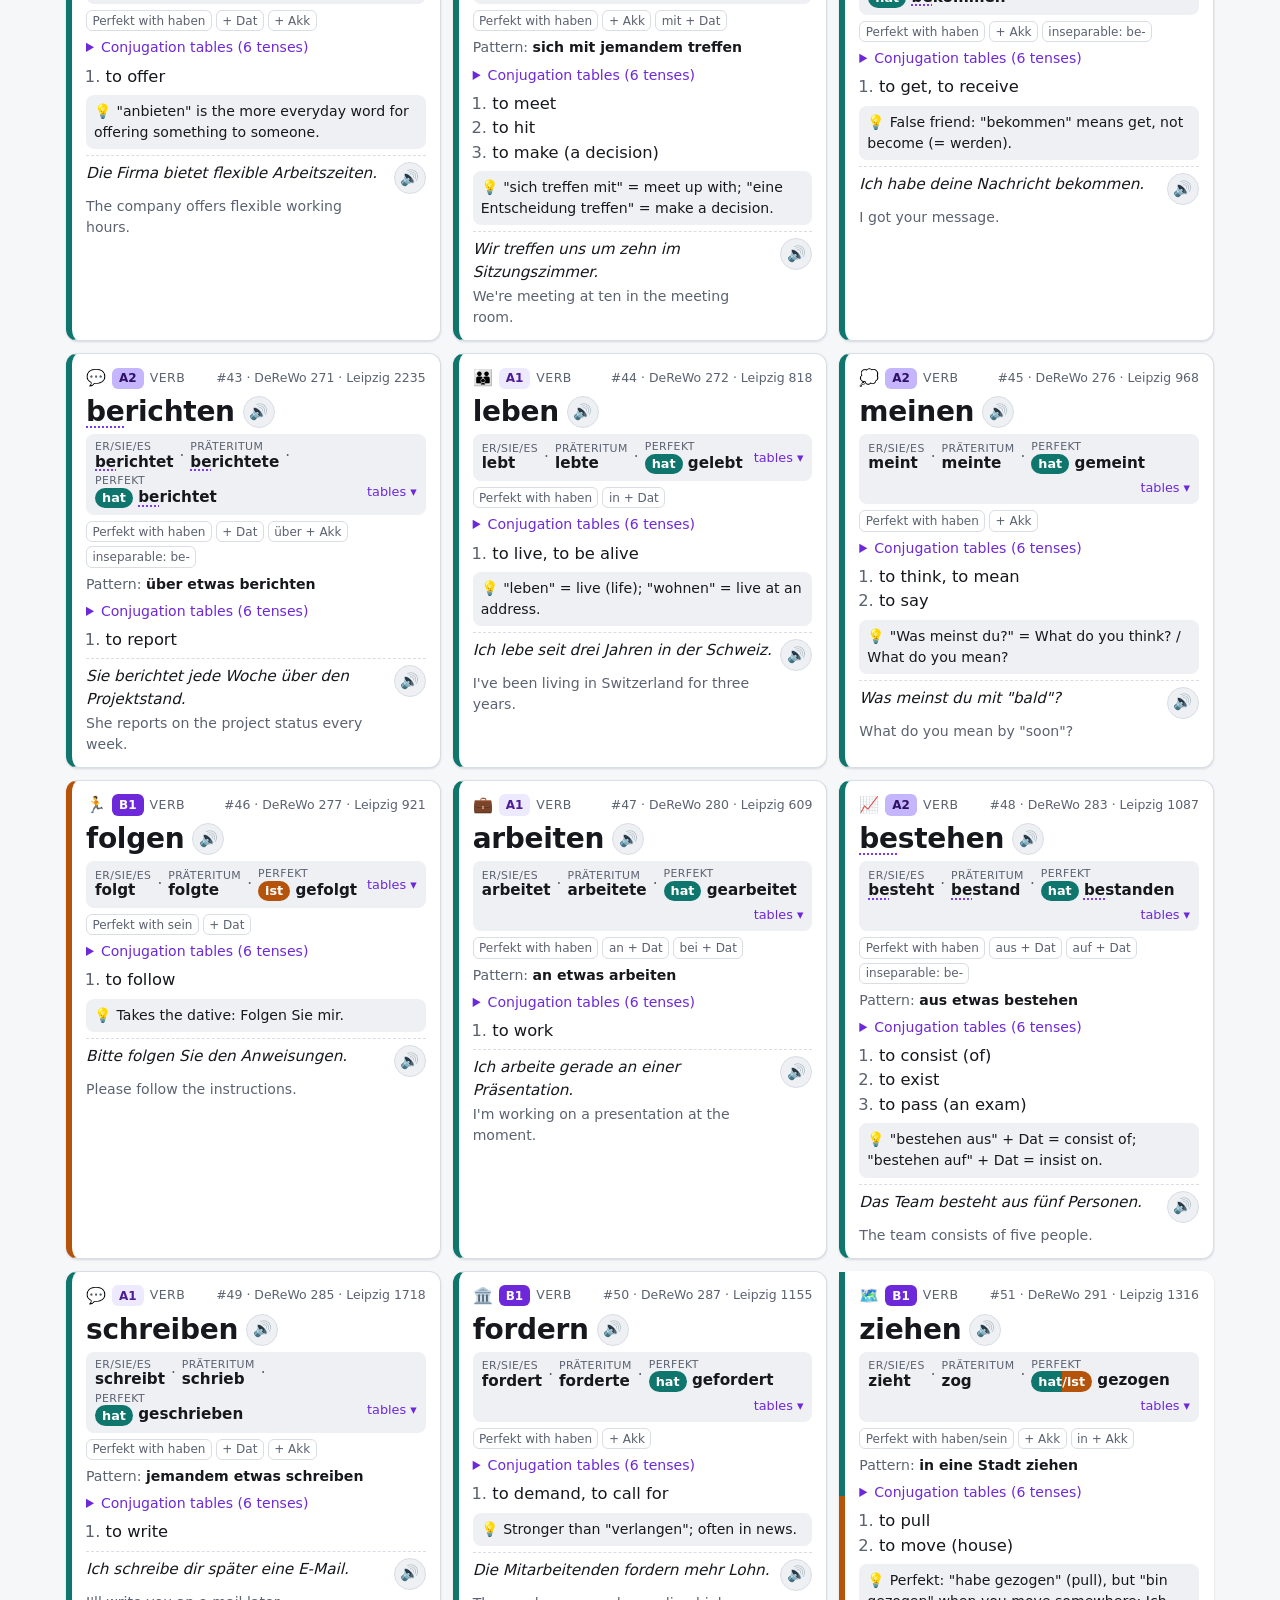
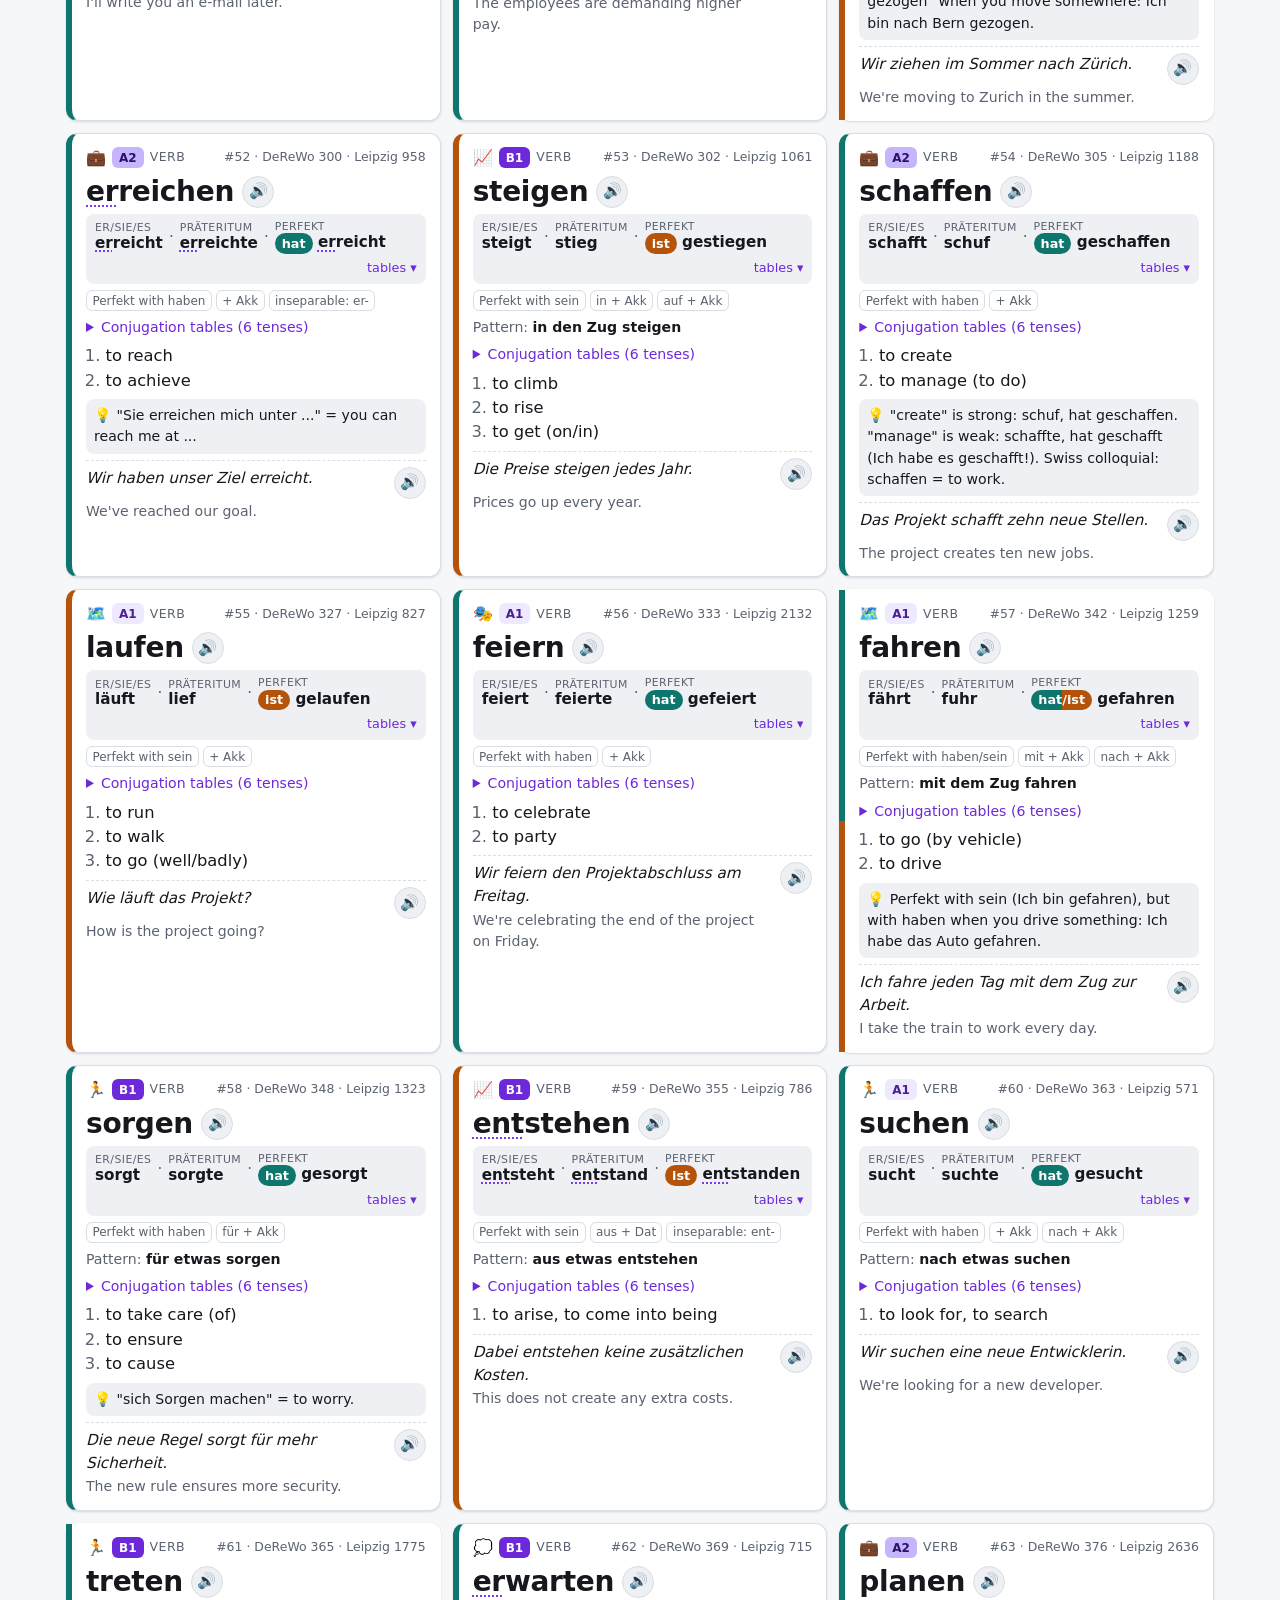
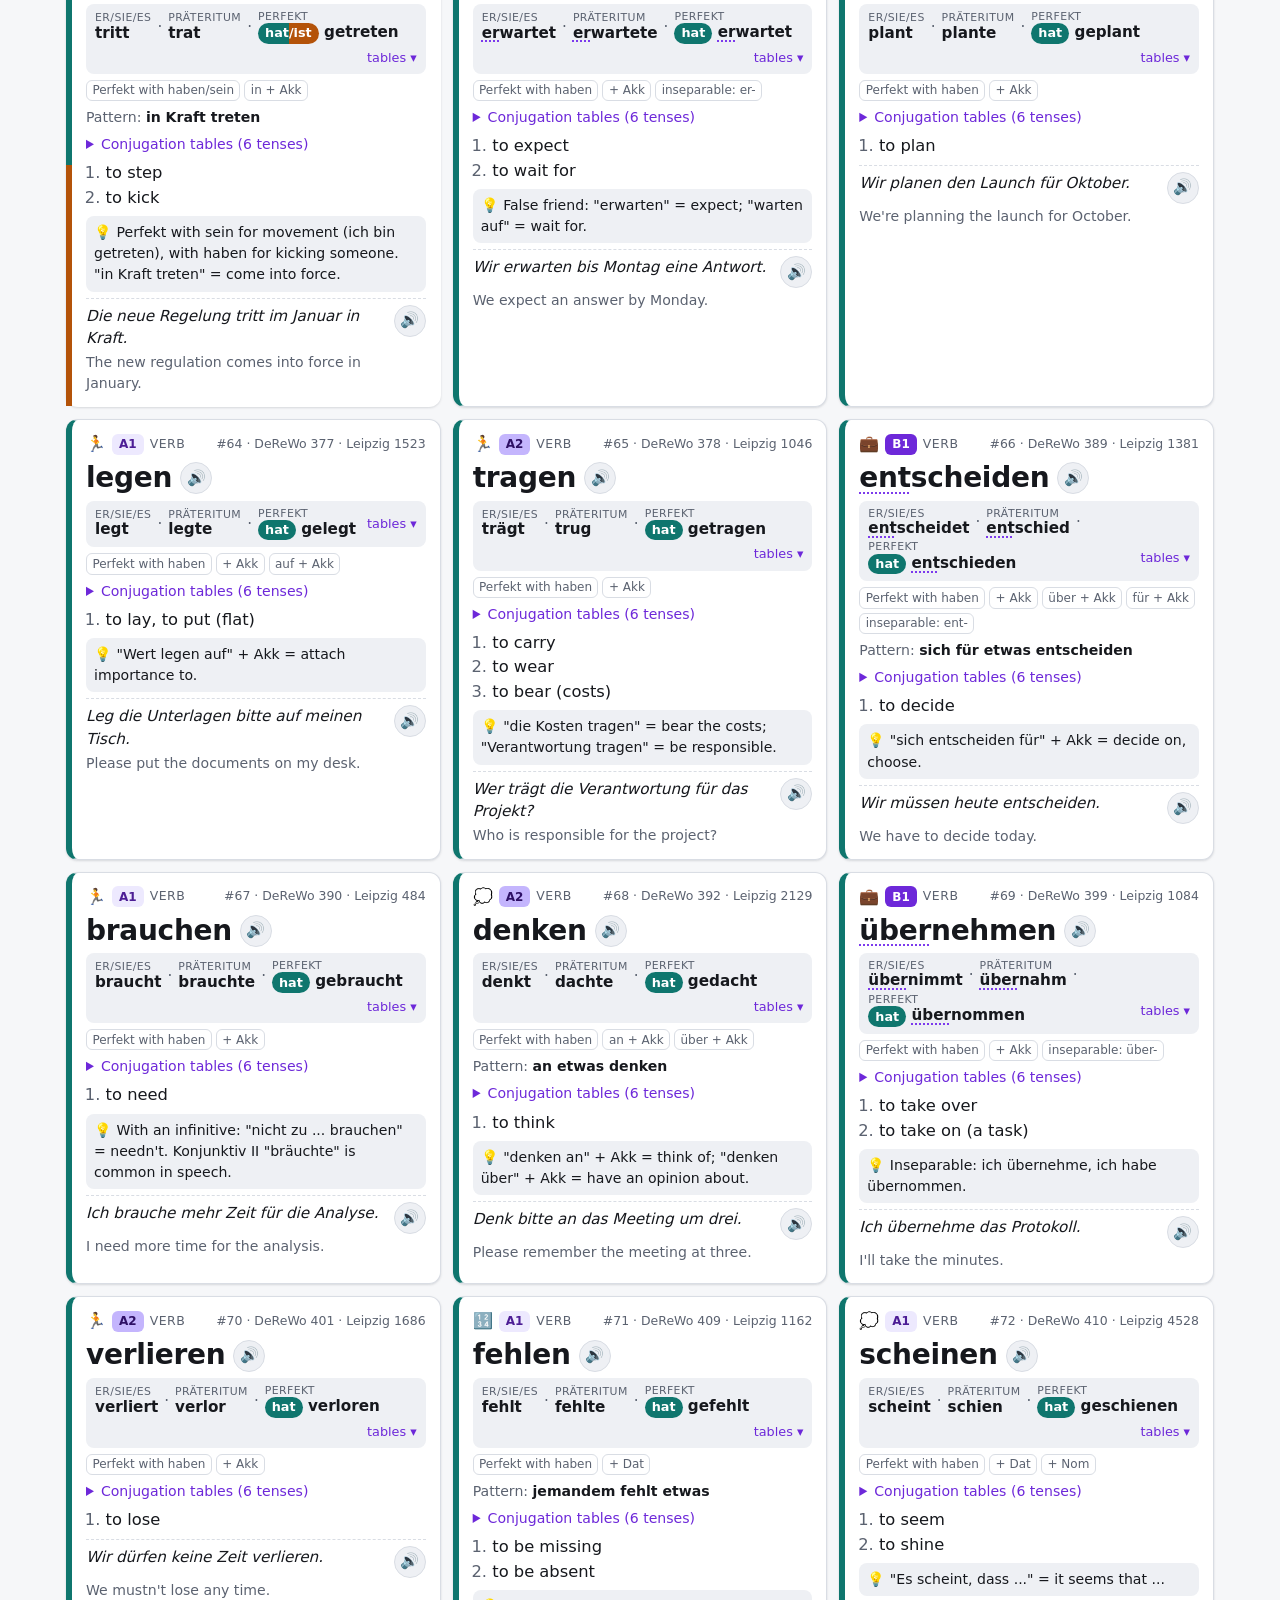
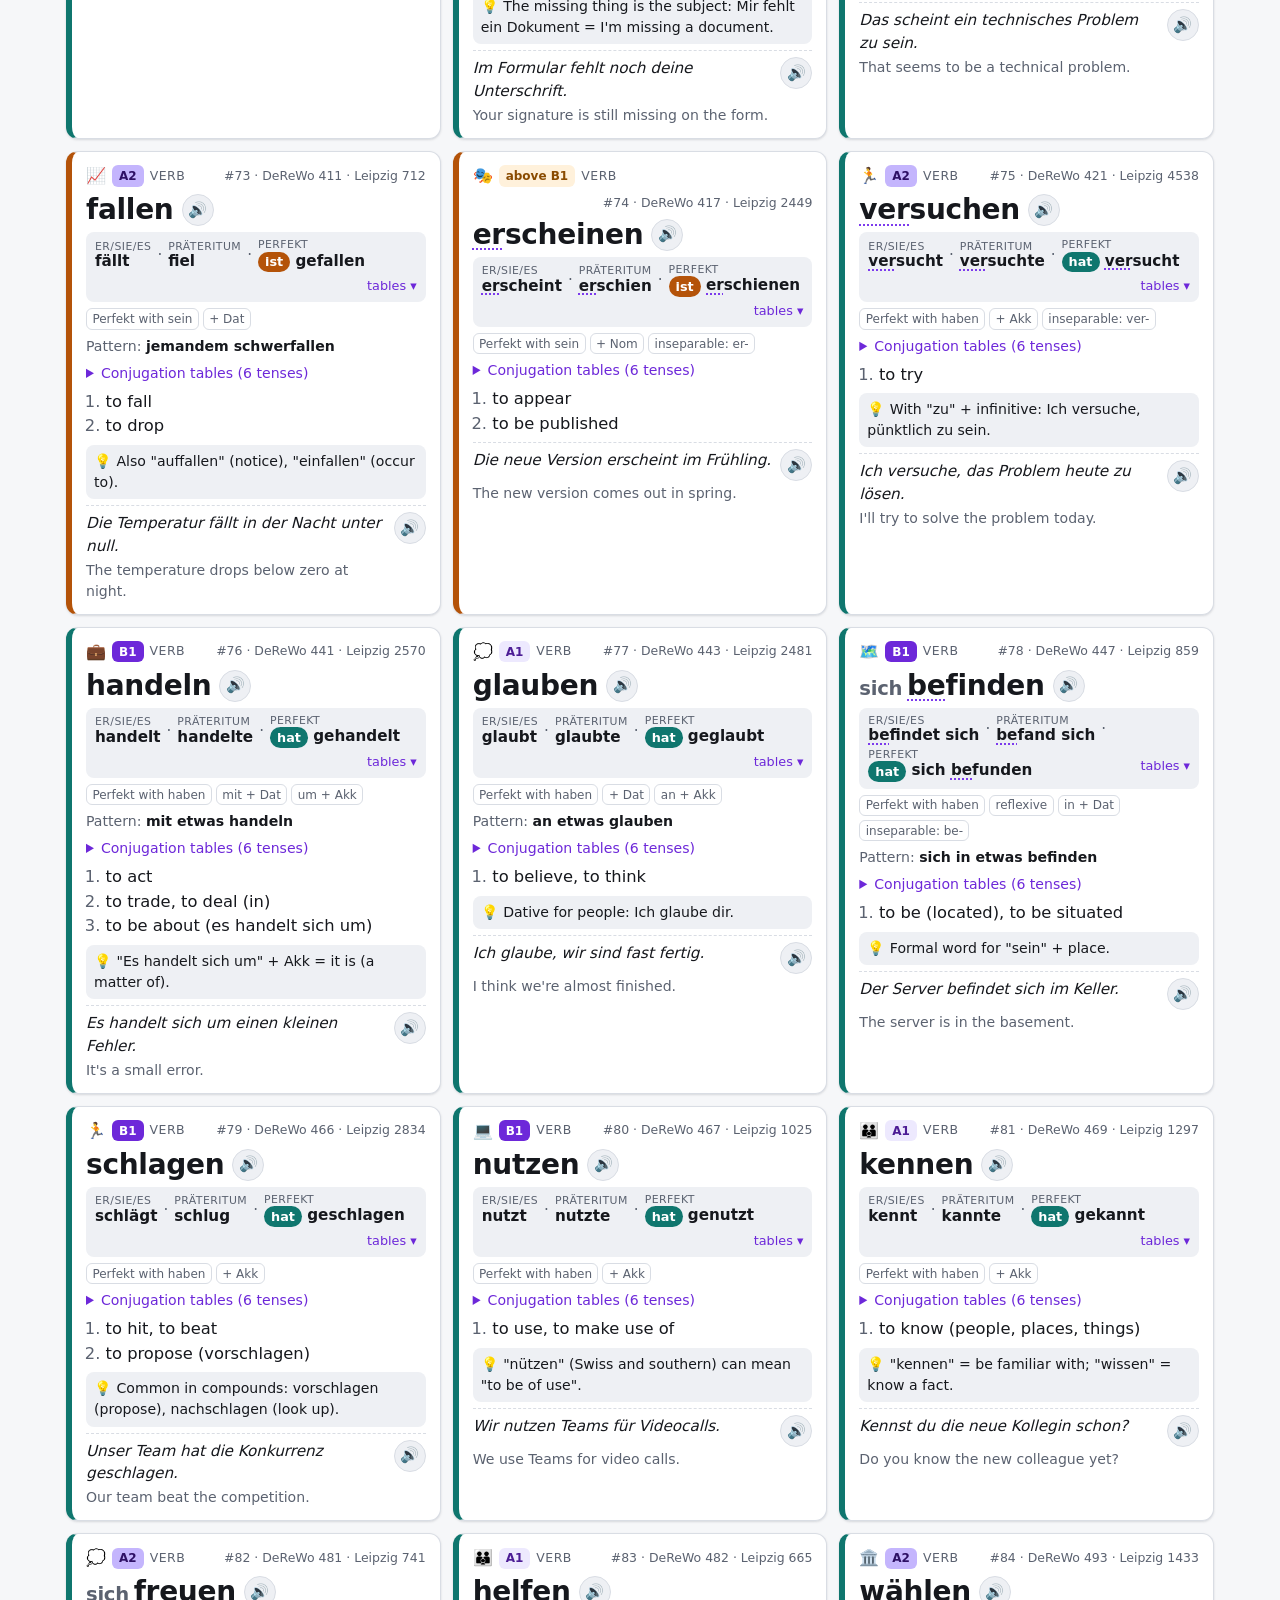
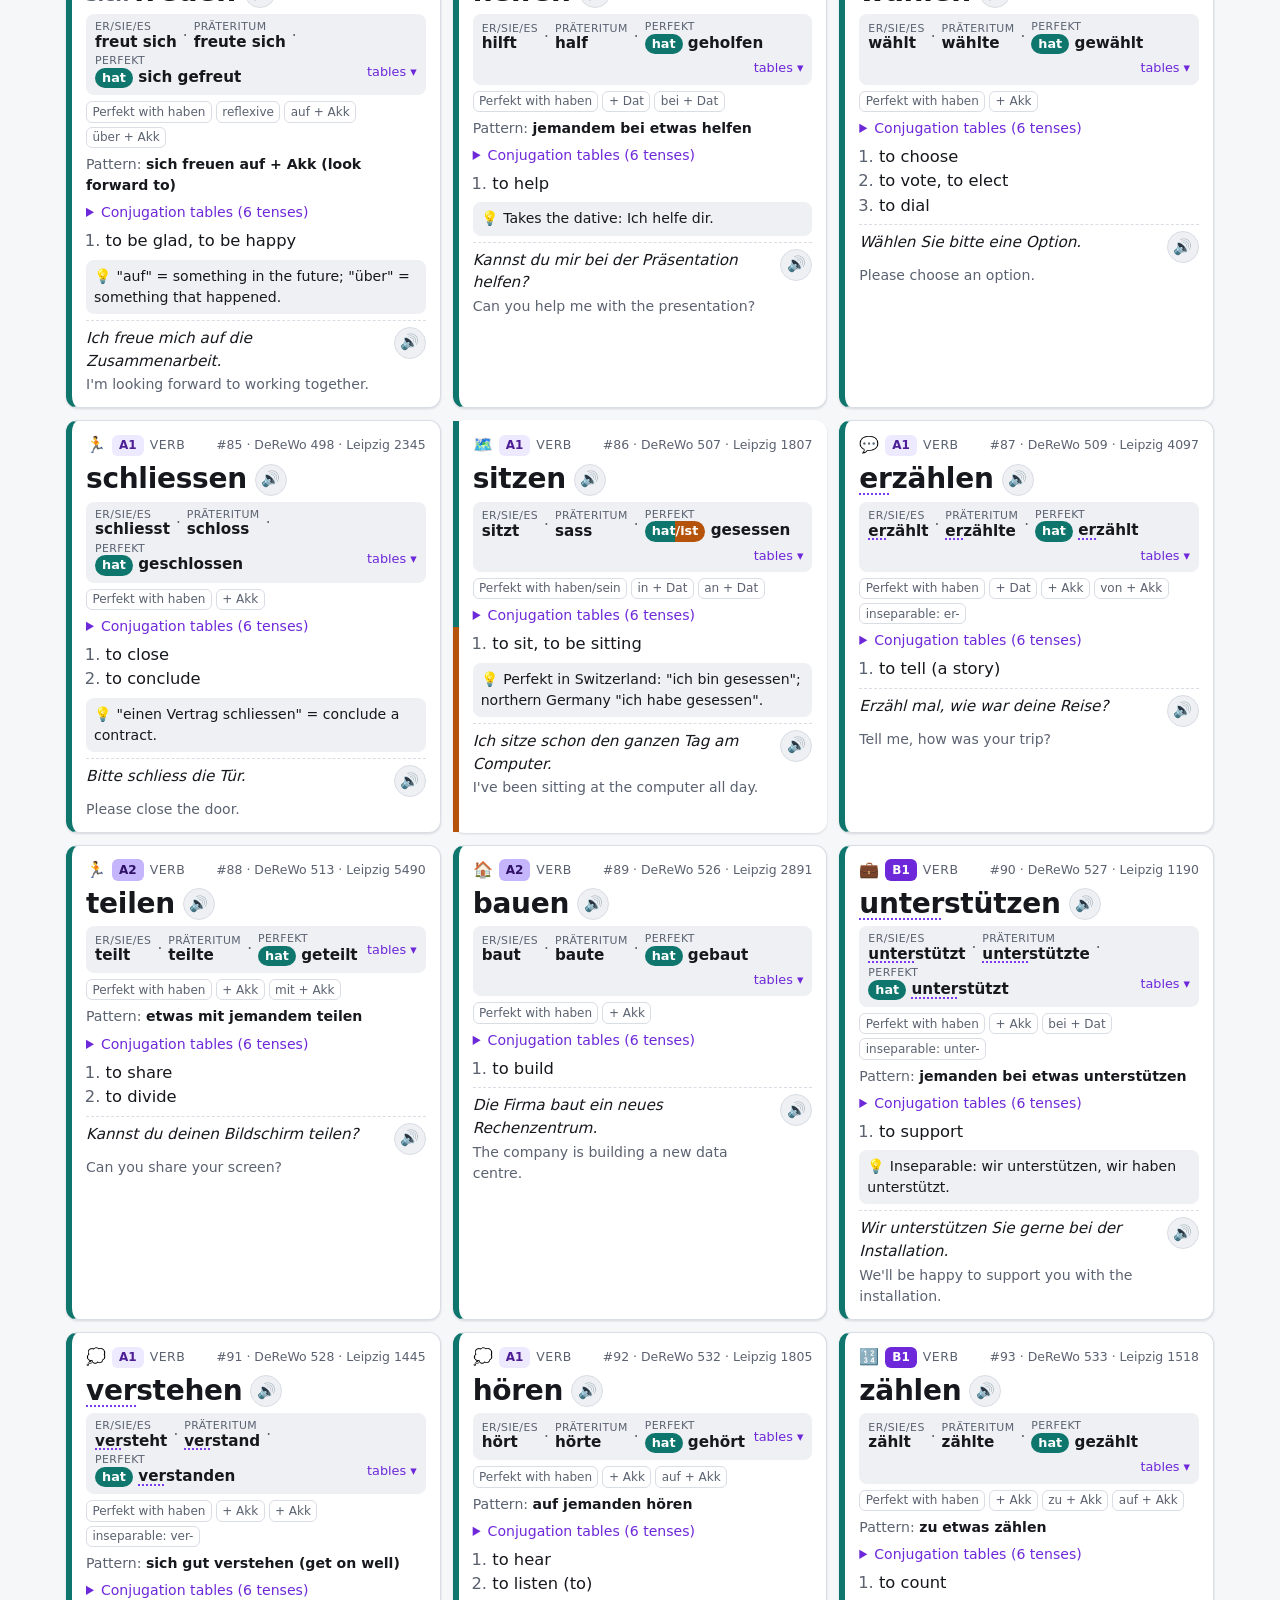
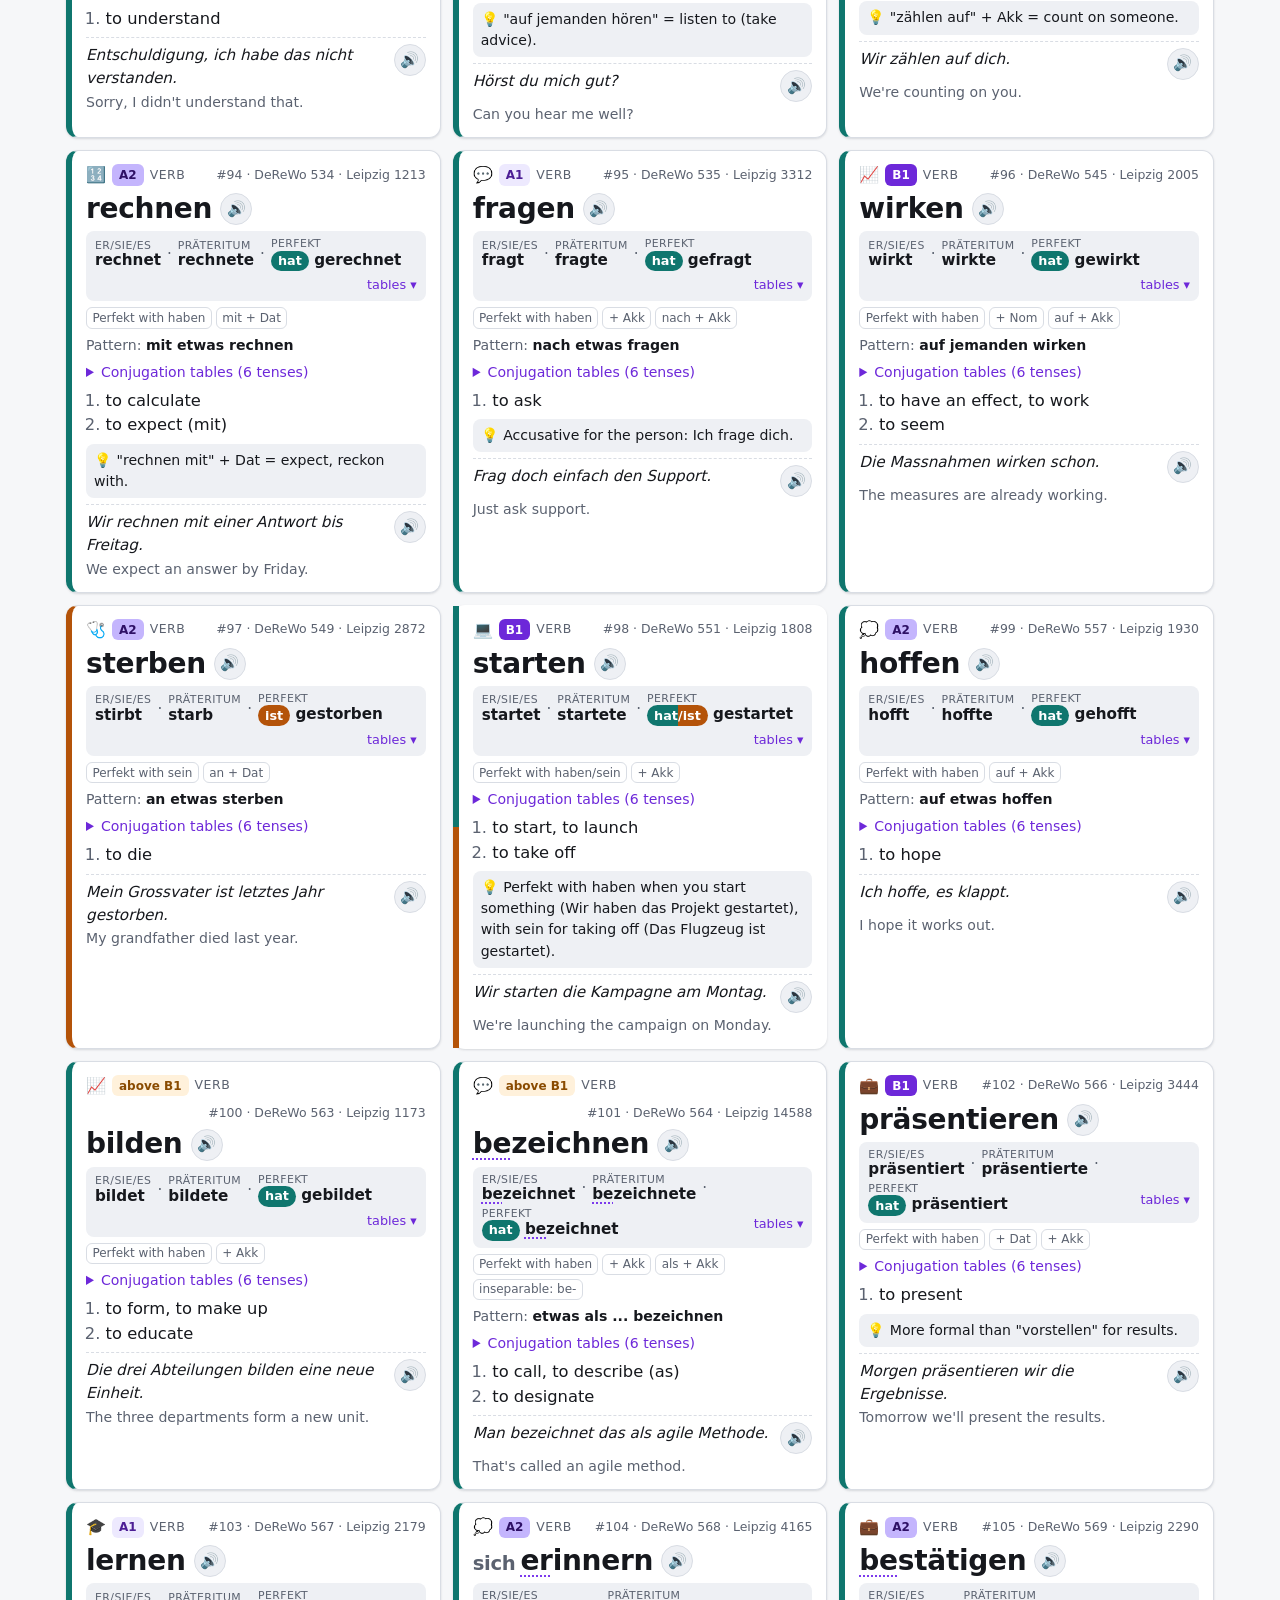
<file: b-verbs.html>
<!doctype html>
<html lang="en">
<head>
<meta charset="utf-8">
<meta name="viewport" content="width=device-width, initial-scale=1">
<title data-i18n="doc.b">B · German verbs</title>
<meta name="description" content="500 German verbs: the 200 most frequent plus 300 business and IT verbs, with principal parts, haben or sein, separable prefixes, cases and prepositions, and six conjugation tables. Swiss spelling.">
<link rel="icon" href="data:image/svg+xml,%3Csvg xmlns=%22http://www.w3.org/2000/svg%22 viewBox=%220 0 100 100%22%3E%3Ctext y=%22.9em%22 font-size=%2290%22%3E%F0%9F%87%A9%F0%9F%87%AA%3C/text%3E%3C/svg%3E">
<link rel="stylesheet" href="assets/vocab.css">
<link rel="stylesheet" href="assets/b.css">
<script src="data/ui.js"></script>
<script src="assets/i18n.js"></script>
<script src="assets/vocab.js"></script>
<script src="assets/b.js"></script>
<link rel="manifest" href="manifest.webmanifest">
<meta name="theme-color" content="#f6f7f9" media="(prefers-color-scheme: light)">
<meta name="theme-color" content="#0f1115" media="(prefers-color-scheme: dark)">
<meta name="apple-mobile-web-app-capable" content="yes">
<meta name="mobile-web-app-capable" content="yes">
<meta name="apple-mobile-web-app-title" content="Deutsch">
<link rel="apple-touch-icon" href="icons/icon-180.png">
</head>
<body>
<header class="site-head">
  <div class="wrap">
    <div class="crumbs"><a href="index.html">Deutsch vocab</a> › <span data-i18n="b.crumb">List B</span></div>
    <h1 data-i18n="b.h1">B · Verbs: 200 core + 300 business &amp; tech</h1>
    <p class="lede" data-i18n="b.lede">The 200 most frequent German verbs (corpus rank) and 300 verbs that are typical of business and IT texts. Each card shows the principal parts you need to build every tense: <b>er-form · Präteritum · Perfekt</b>. Tap the strip for six full tables. Swiss spelling (ss, never the Eszett).</p>
    <div class="legend" aria-label="Legend" data-i18n-attr="aria-label:legend.aria">
      <span class="chip aux-haben">hat</span> <span data-i18n="b.legend.haben">Perfekt with haben</span>
      <span class="chip aux-sein">ist</span> <span data-i18n="b.legend.sein">Perfekt with sein</span>
      <span class="chip aux-both">hat/ist</span> <span data-i18n="b.legend.both">both</span>
      <span><span class="pfx">um</span>setzen</span> <span data-i18n="b.legend.sep">separable prefix</span>
      <span><span class="ipfx">ver</span>kaufen</span> <span data-i18n="b.legend.insep">inseparable prefix</span>
      <span class="level A1">A1</span><span class="level A2">A2</span><span class="level B1">B1</span><span class="level up" data-i18n="level.up">above B1</span>
      <span id="voice-status"></span>
    </div>
    <div class="section-switch no-print" id="section-switch" aria-label="Section" data-i18n-attr="aria-label:b.sec.aria"></div>
  </div>
</header>
<div class="wrap" id="app"></div>
<footer class="wrap foot" data-i18n="b.foot">Core 200: IDS Mannheim DeReWo lemma list (2012) with verb tags from the DeReKo-2014 STT word list (CC BY-NC 3.0). Business &amp; tech 300: keyness in a corpus of 440 German Wikipedia articles on business and IT (CC BY-SA 4.0) against the Leipzig Corpora Collection. Forms: Wiktionary via kaikki.org (CC BY-SA). Levels: Goethe-Institut word lists A1, A2, B1. Translations, notes and example sentences are original. Details in <code>_data/SOURCES.md</code>.</footer>
<script src="data/themes.js"></script>
<script>I18n.load('b')</script>
<script>
  (function () {
    var T = I18n.t;
    function show(map) { return function (v) { return map[v] ? T(map[v]) : v; }; }
    var filters = [
      { key: 'section', label: T('b.f.section'), get: function (e) { return e.section; }, show: show({ 'Core 200': 'b.v.core', 'Business & tech 300': 'b.v.biz' }) },
      { key: 'auxiliary', label: T('b.f.aux'), get: function (e) { return e.auxiliary; } },
      { key: 'separable', label: T('b.f.prefix'), get: function (e) { return e.prefix_type === 'none' ? 'no prefix' : e.prefix_type; }, show: show({ 'no prefix': 'b.v.noPrefix', separable: 'b.v.separable', inseparable: 'b.v.inseparable' }) },
      { key: 'reflexive', label: T('b.f.refl'), get: function (e) { return e.reflexive ? 'sich-verb' : 'not reflexive'; }, show: show({ 'sich-verb': 'b.v.sich', 'not reflexive': 'b.v.notRefl' }) }
    ];
    var mount = document.getElementById('app');
    var app = VocabApp.init({
      list: 'b', data: window.VOCAB_B, themes: window.VOCAB_THEMES,
      mount: mount, exportName: 'deutsch-b-verbs', filters: filters
    });
    BVerbs.init({ data: window.VOCAB_B, mount: mount, app: app, filters: filters, exportName: 'deutsch-b-verbs' });
  })();
</script>
<script>
  if ('serviceWorker' in navigator) {
    window.addEventListener('load', function () { navigator.serviceWorker.register('sw.js').catch(function () {}); });
  }
</script>
</body>
</html>
</file>
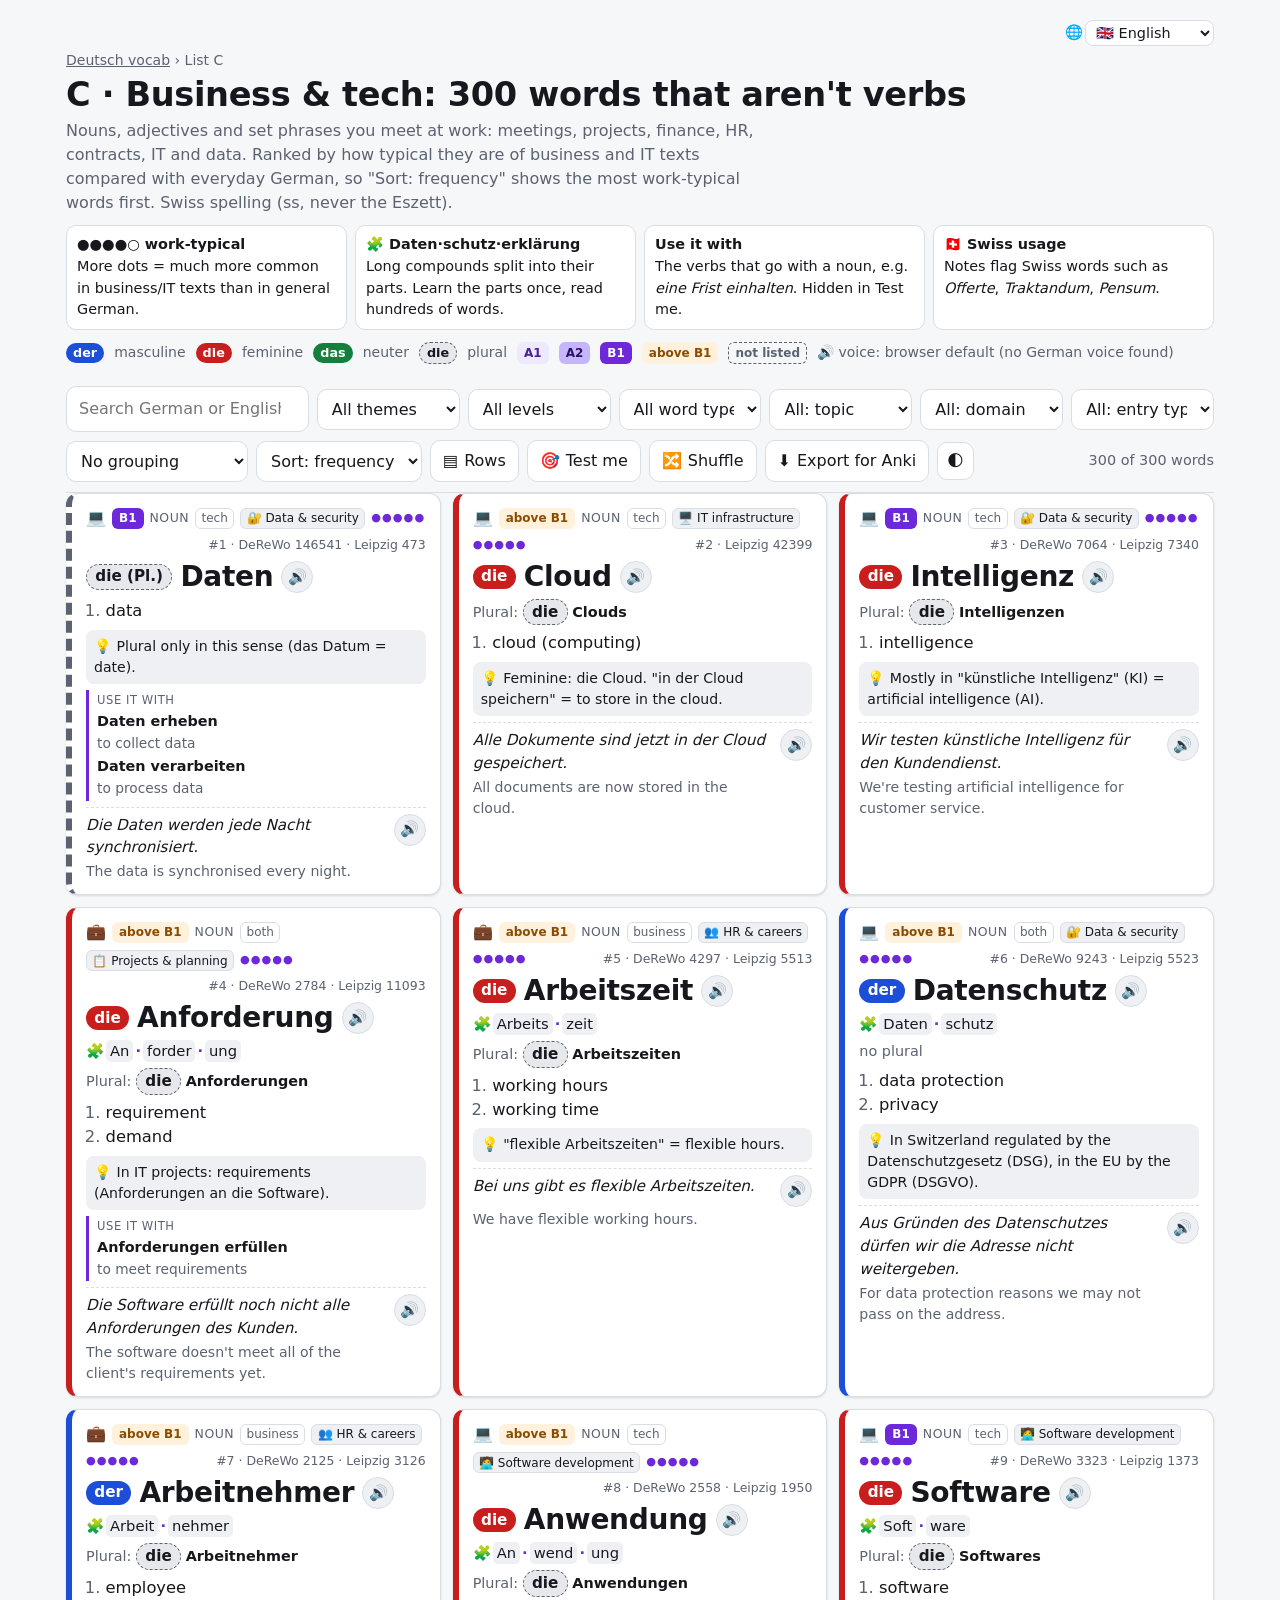
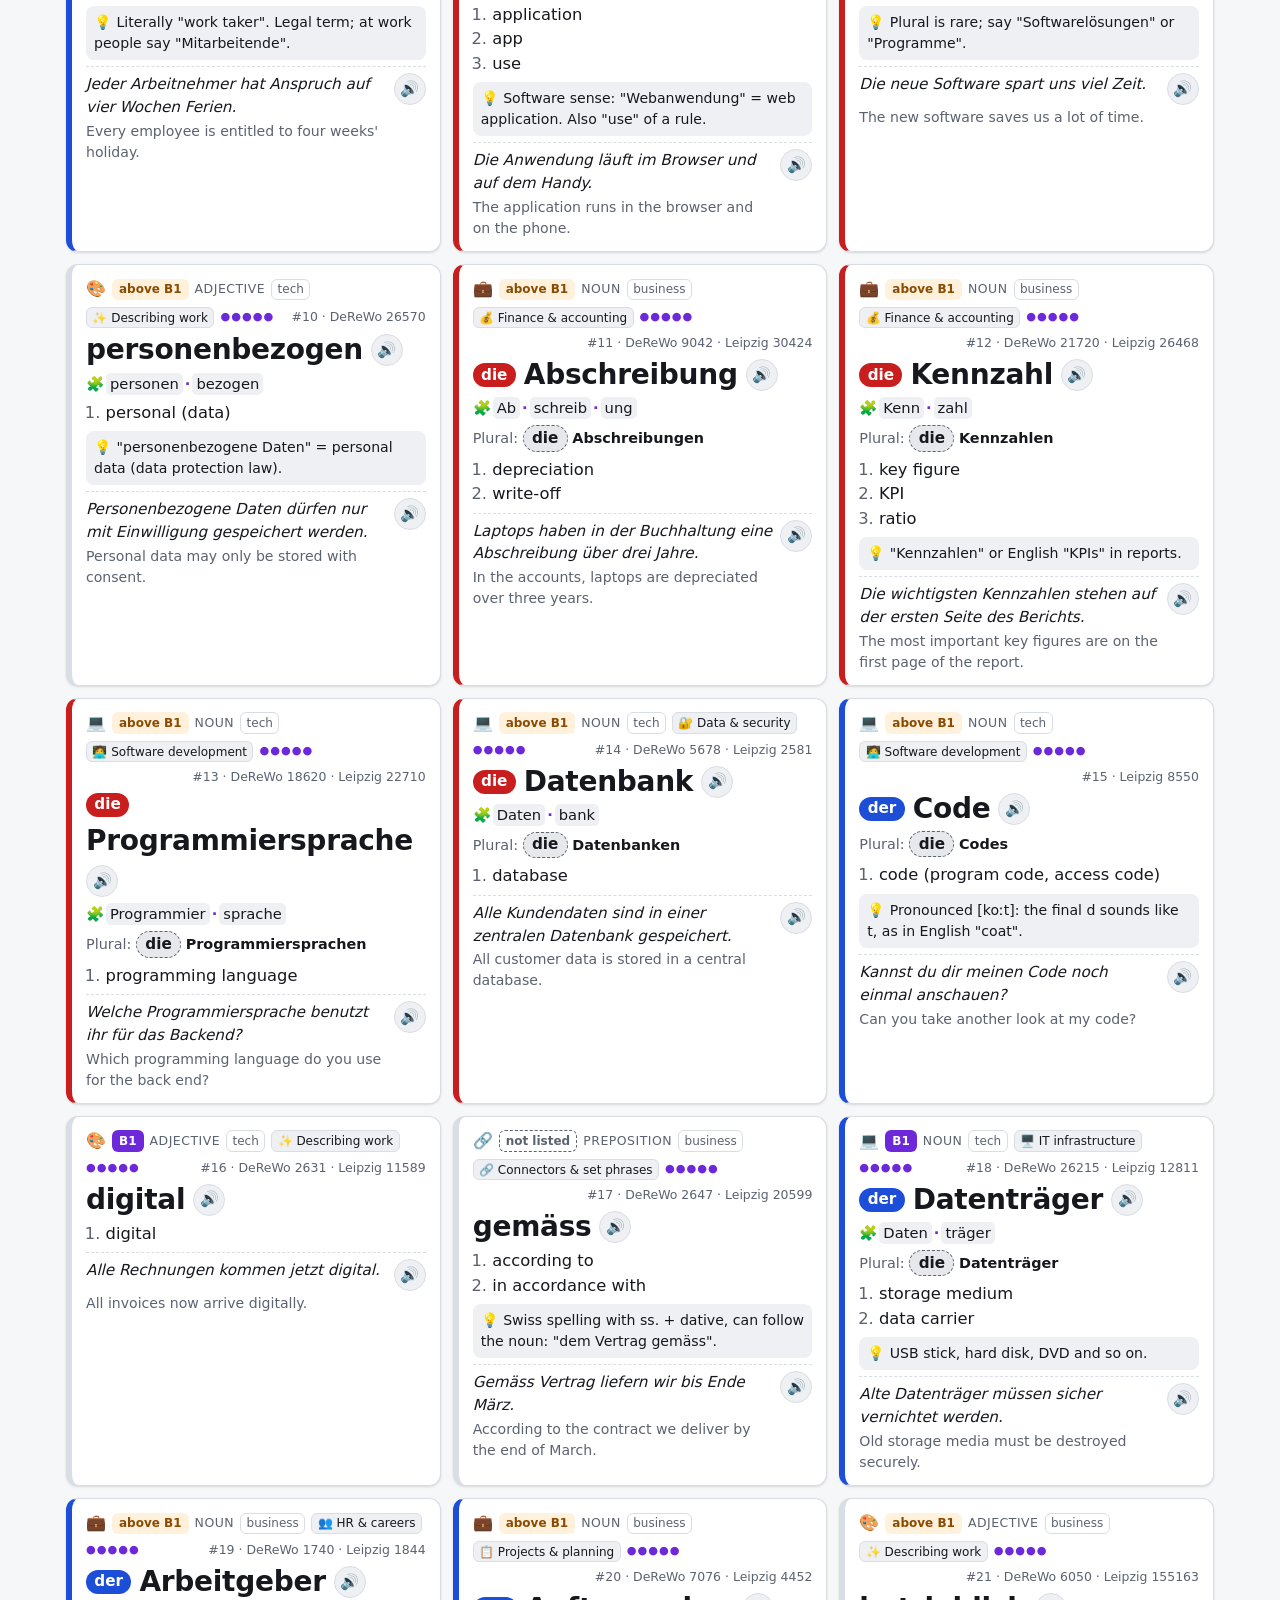
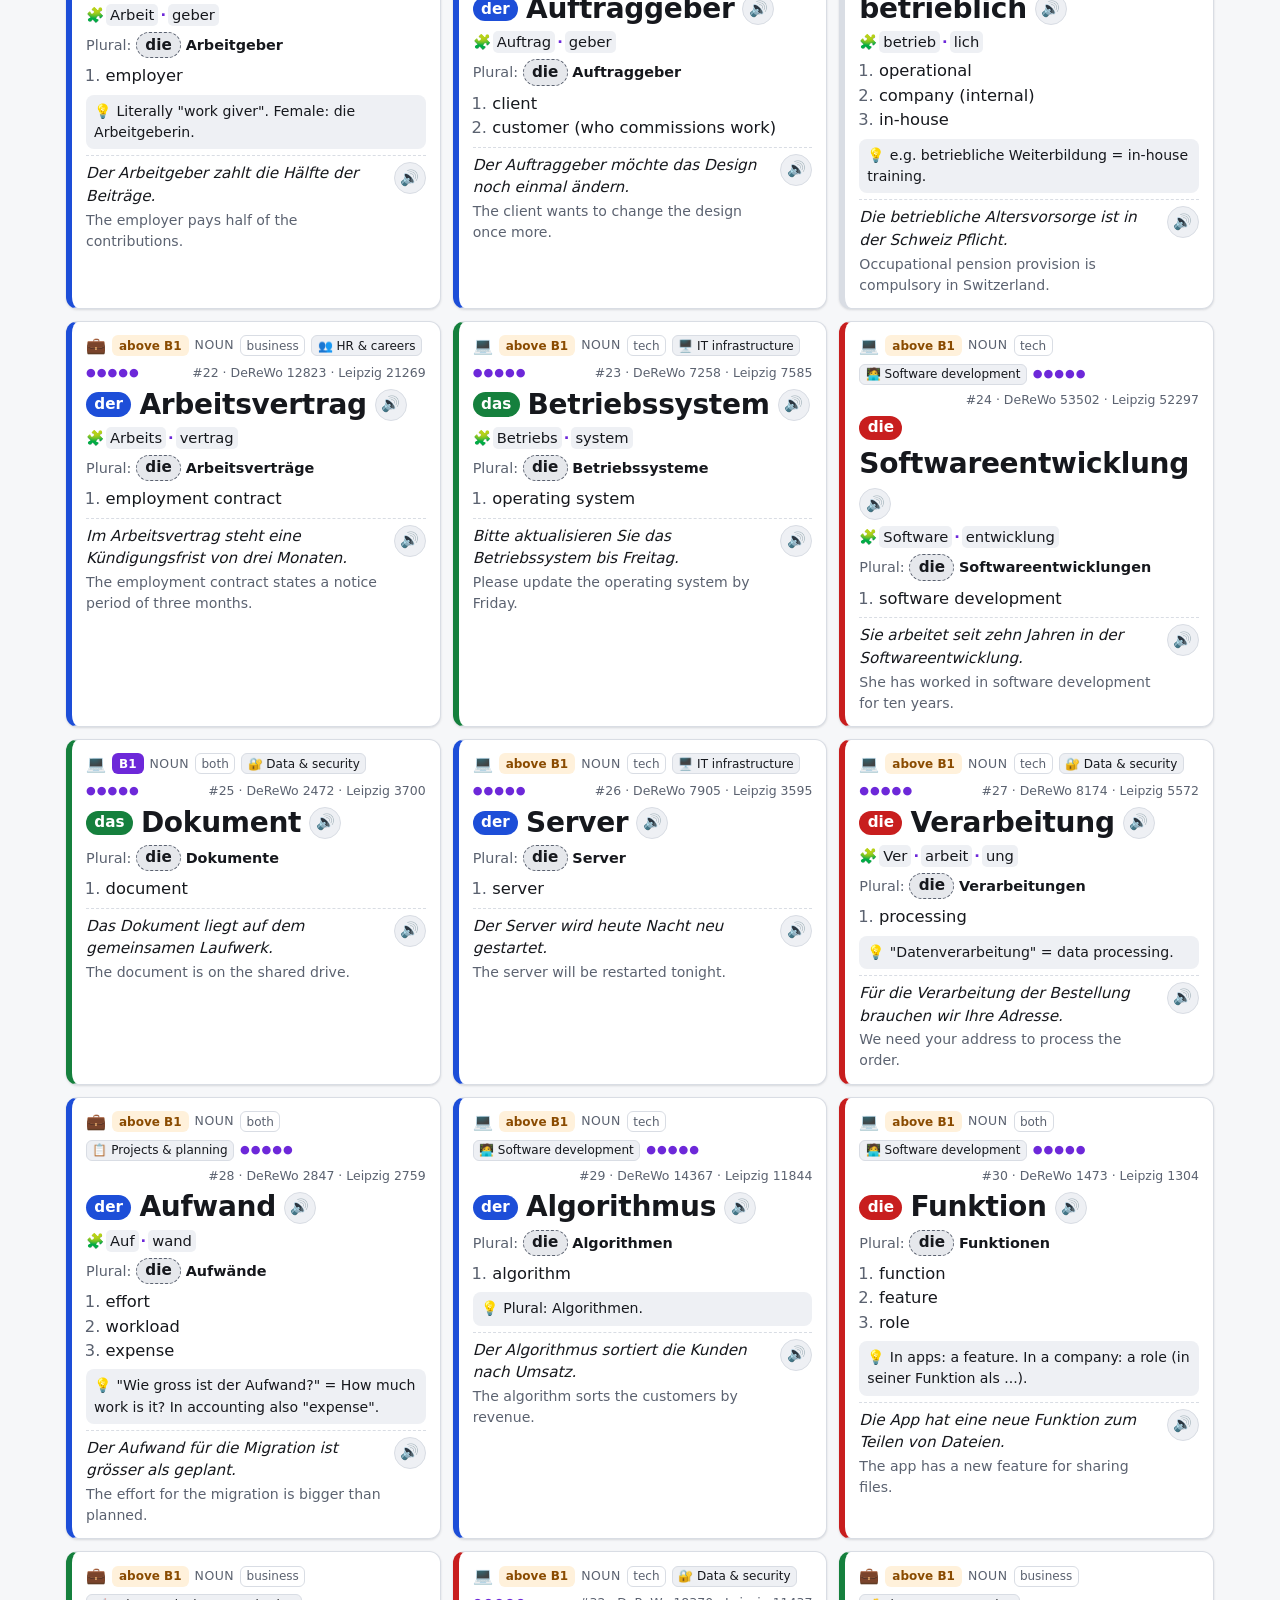
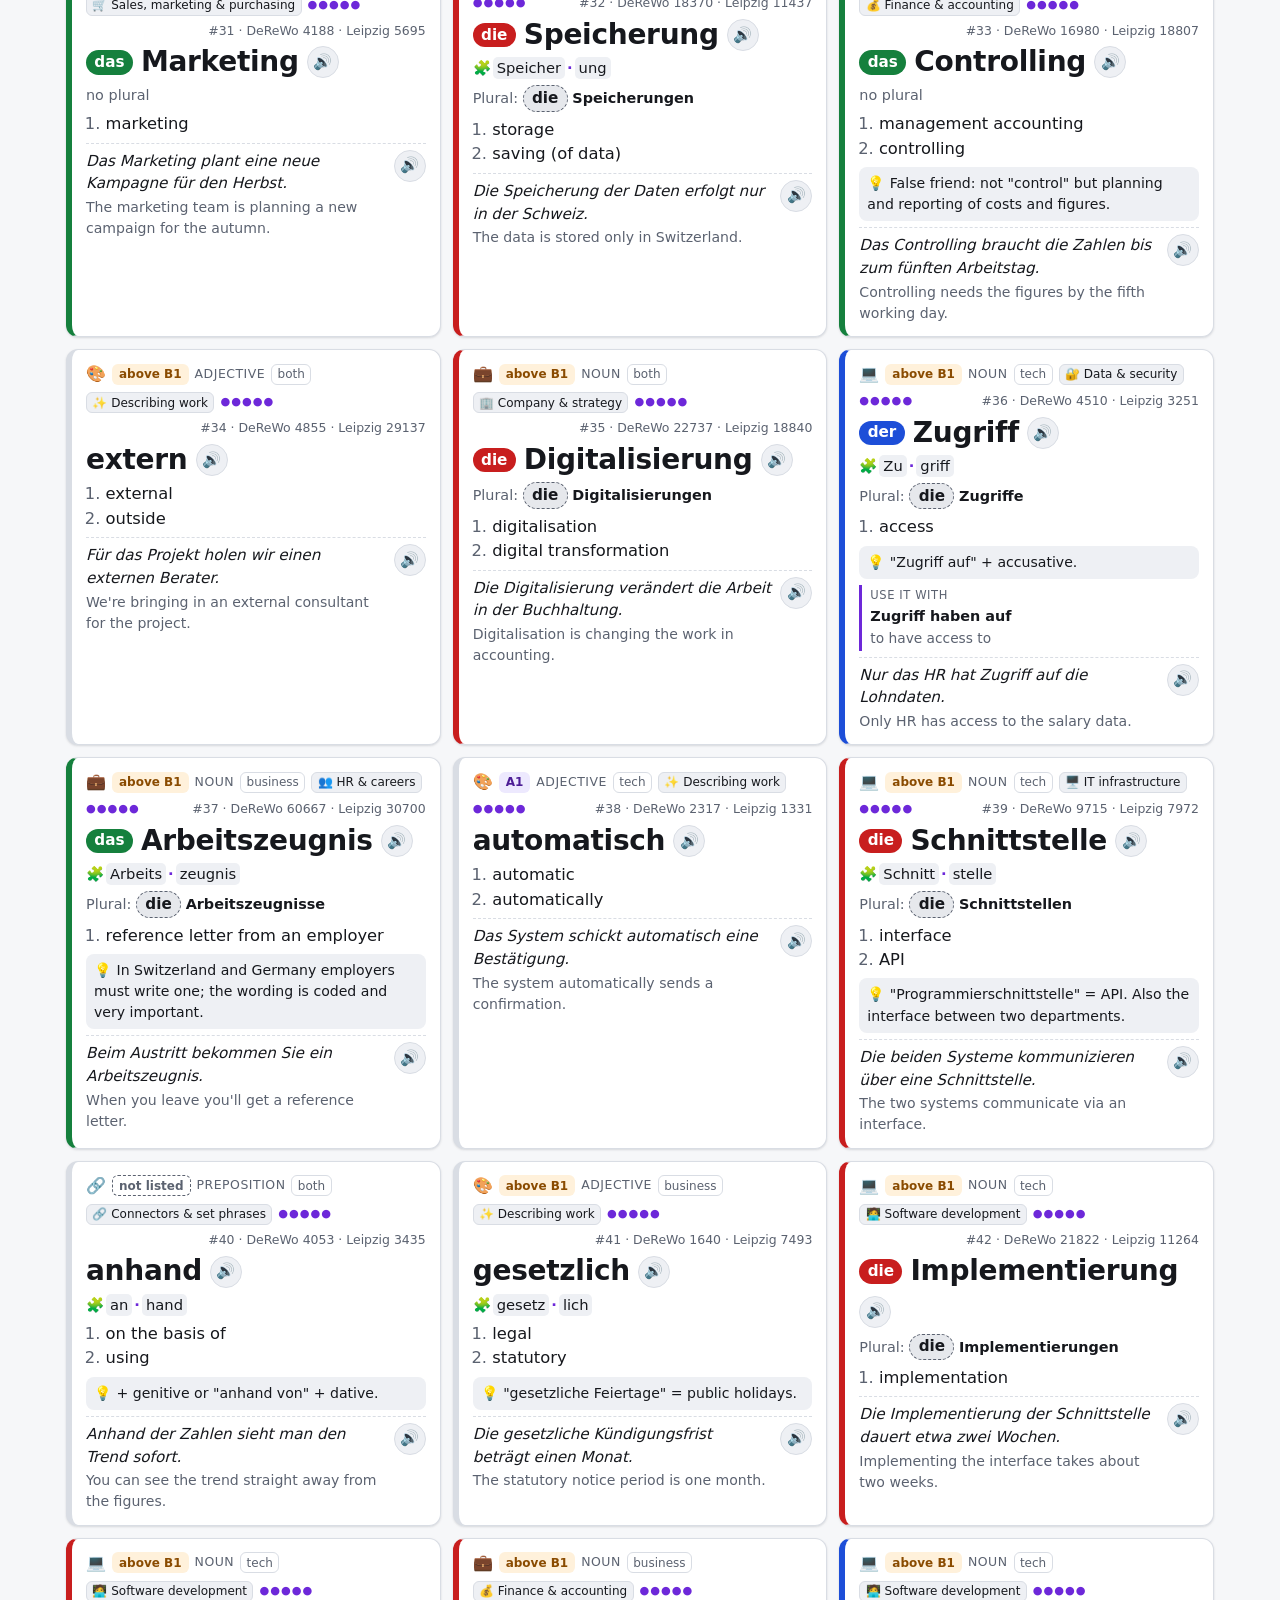
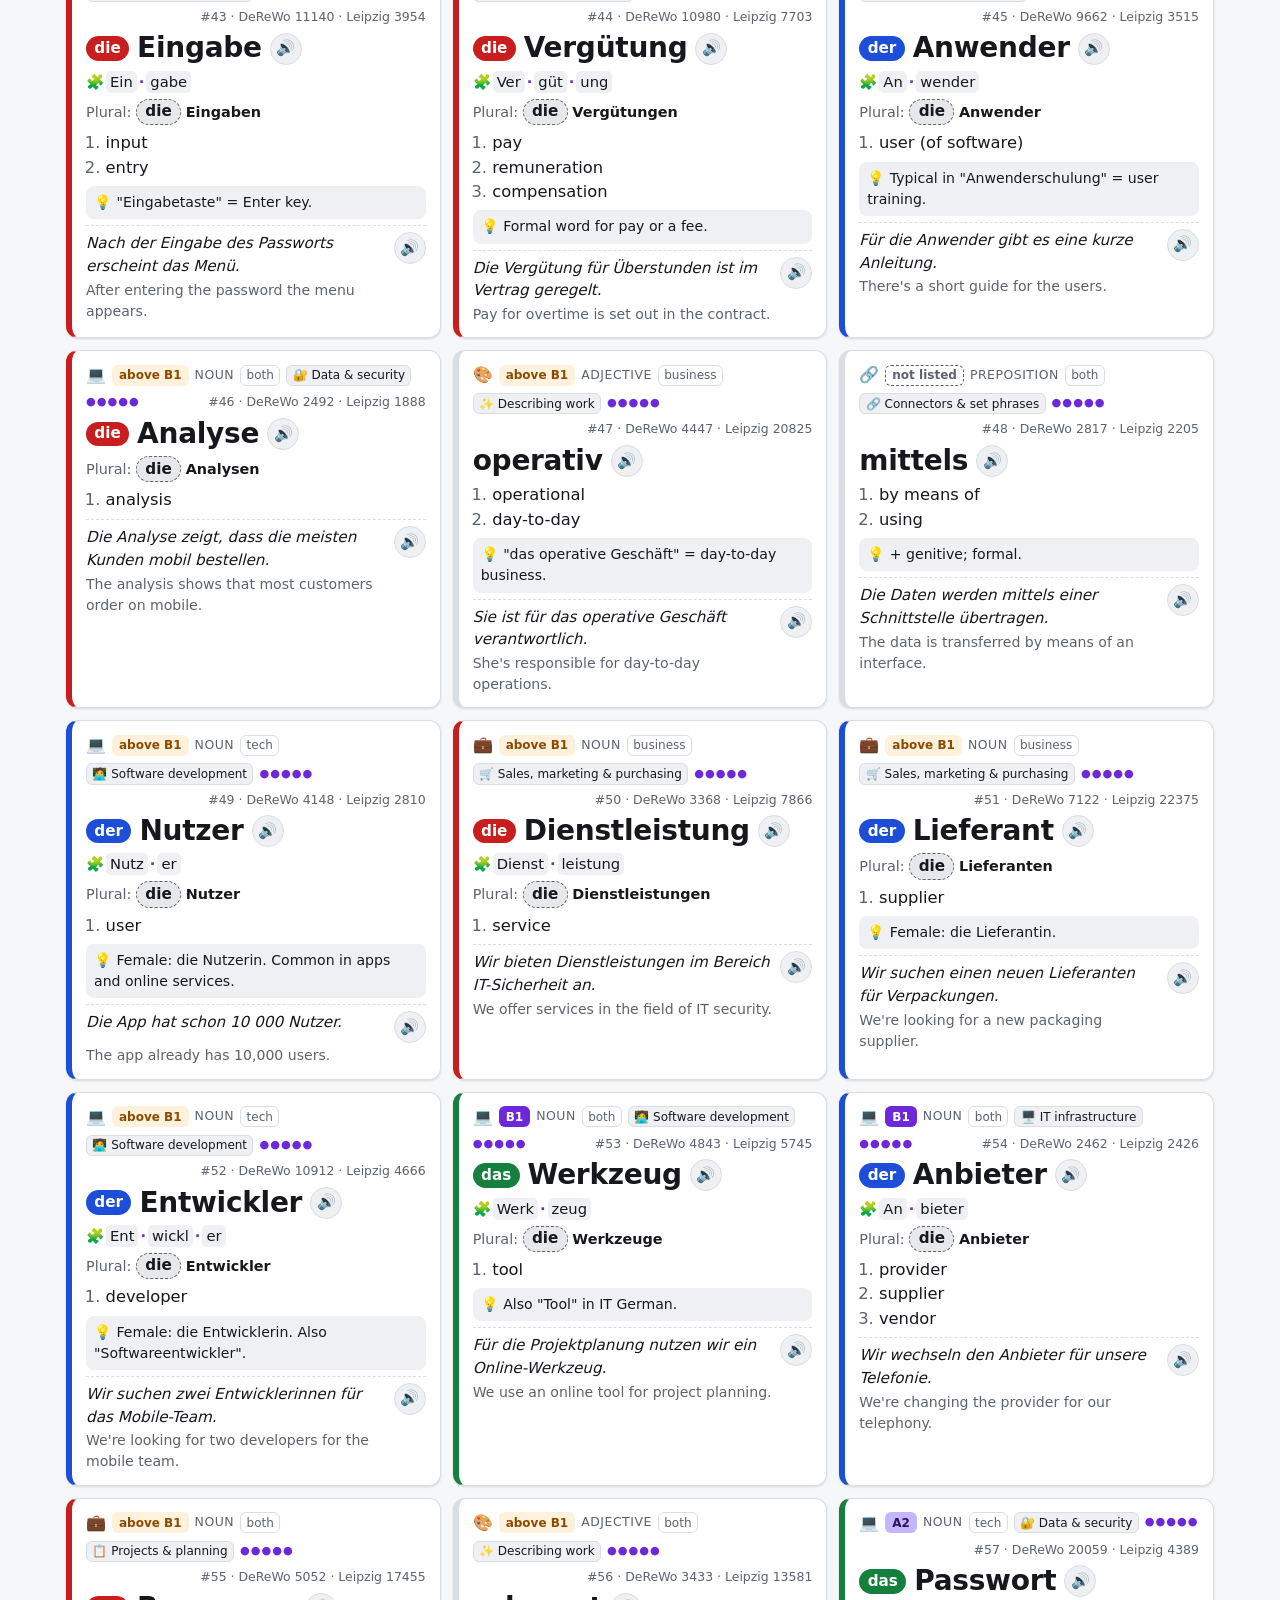
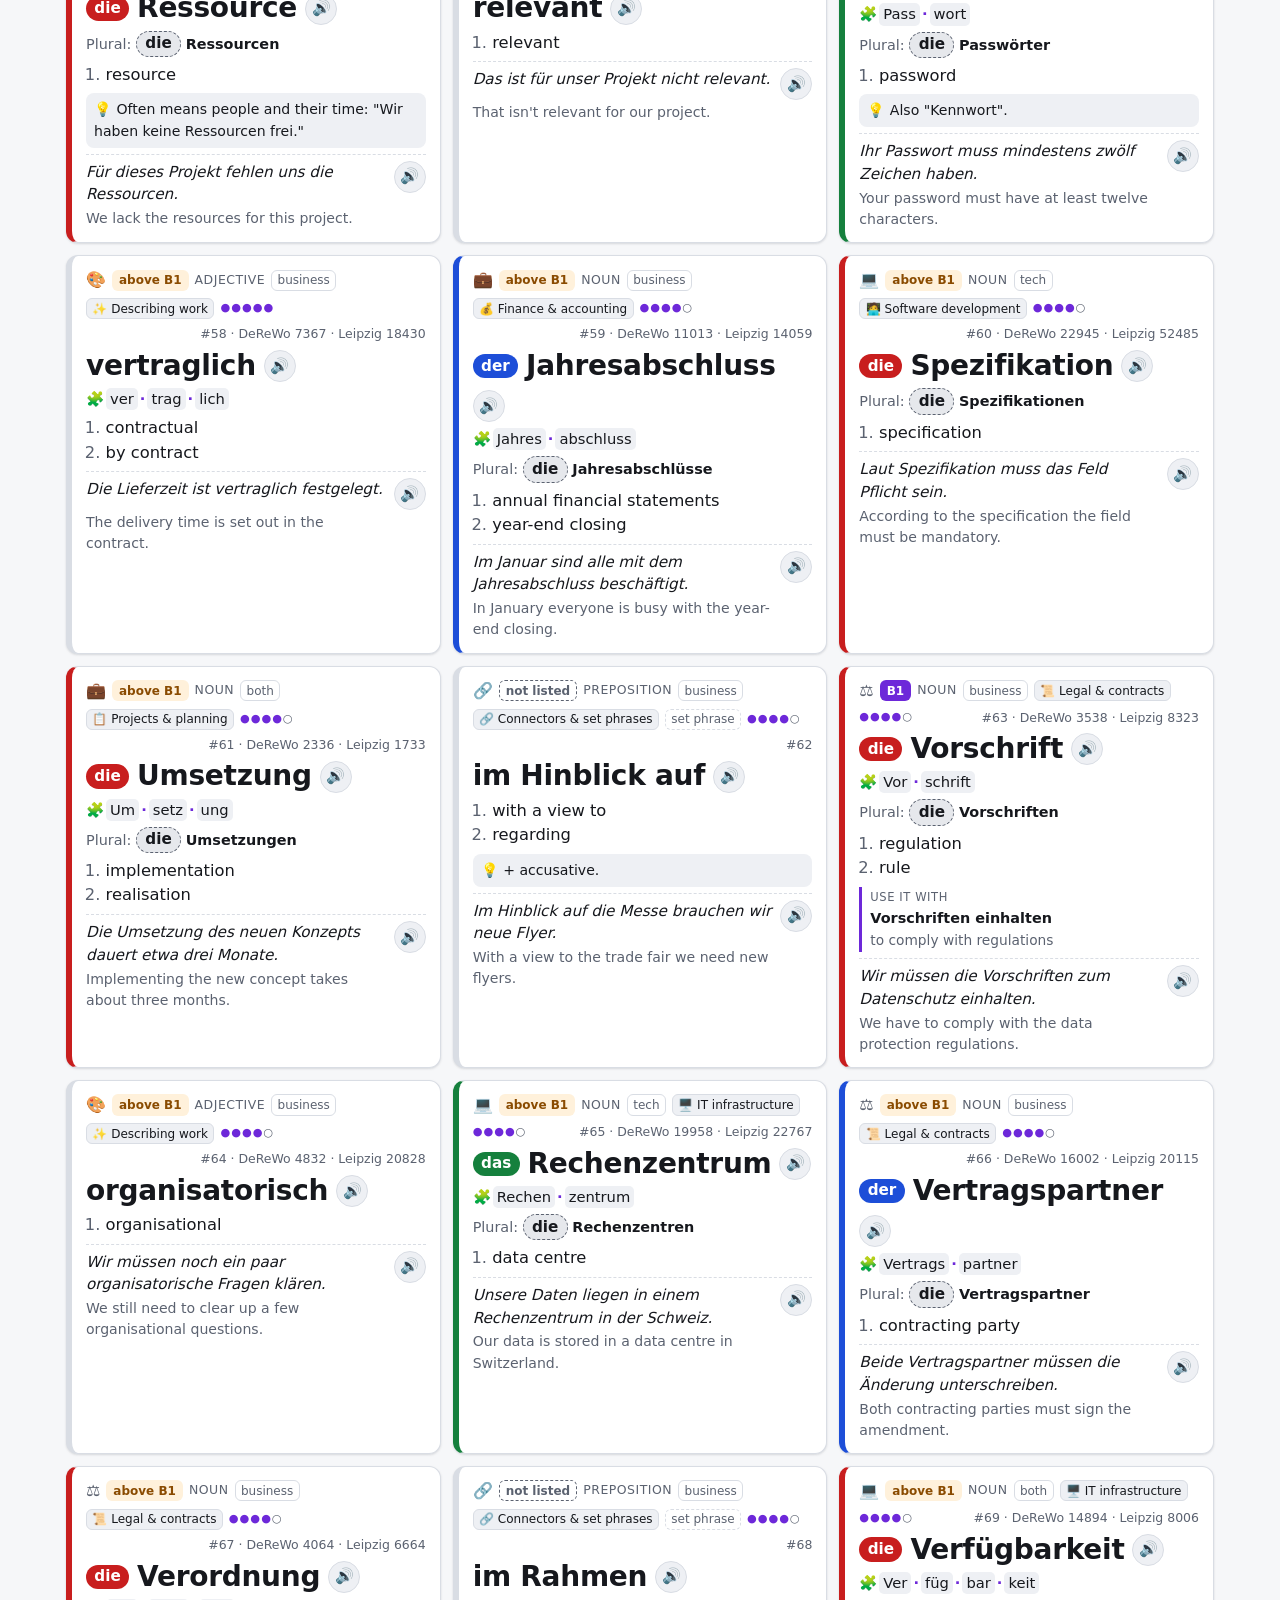
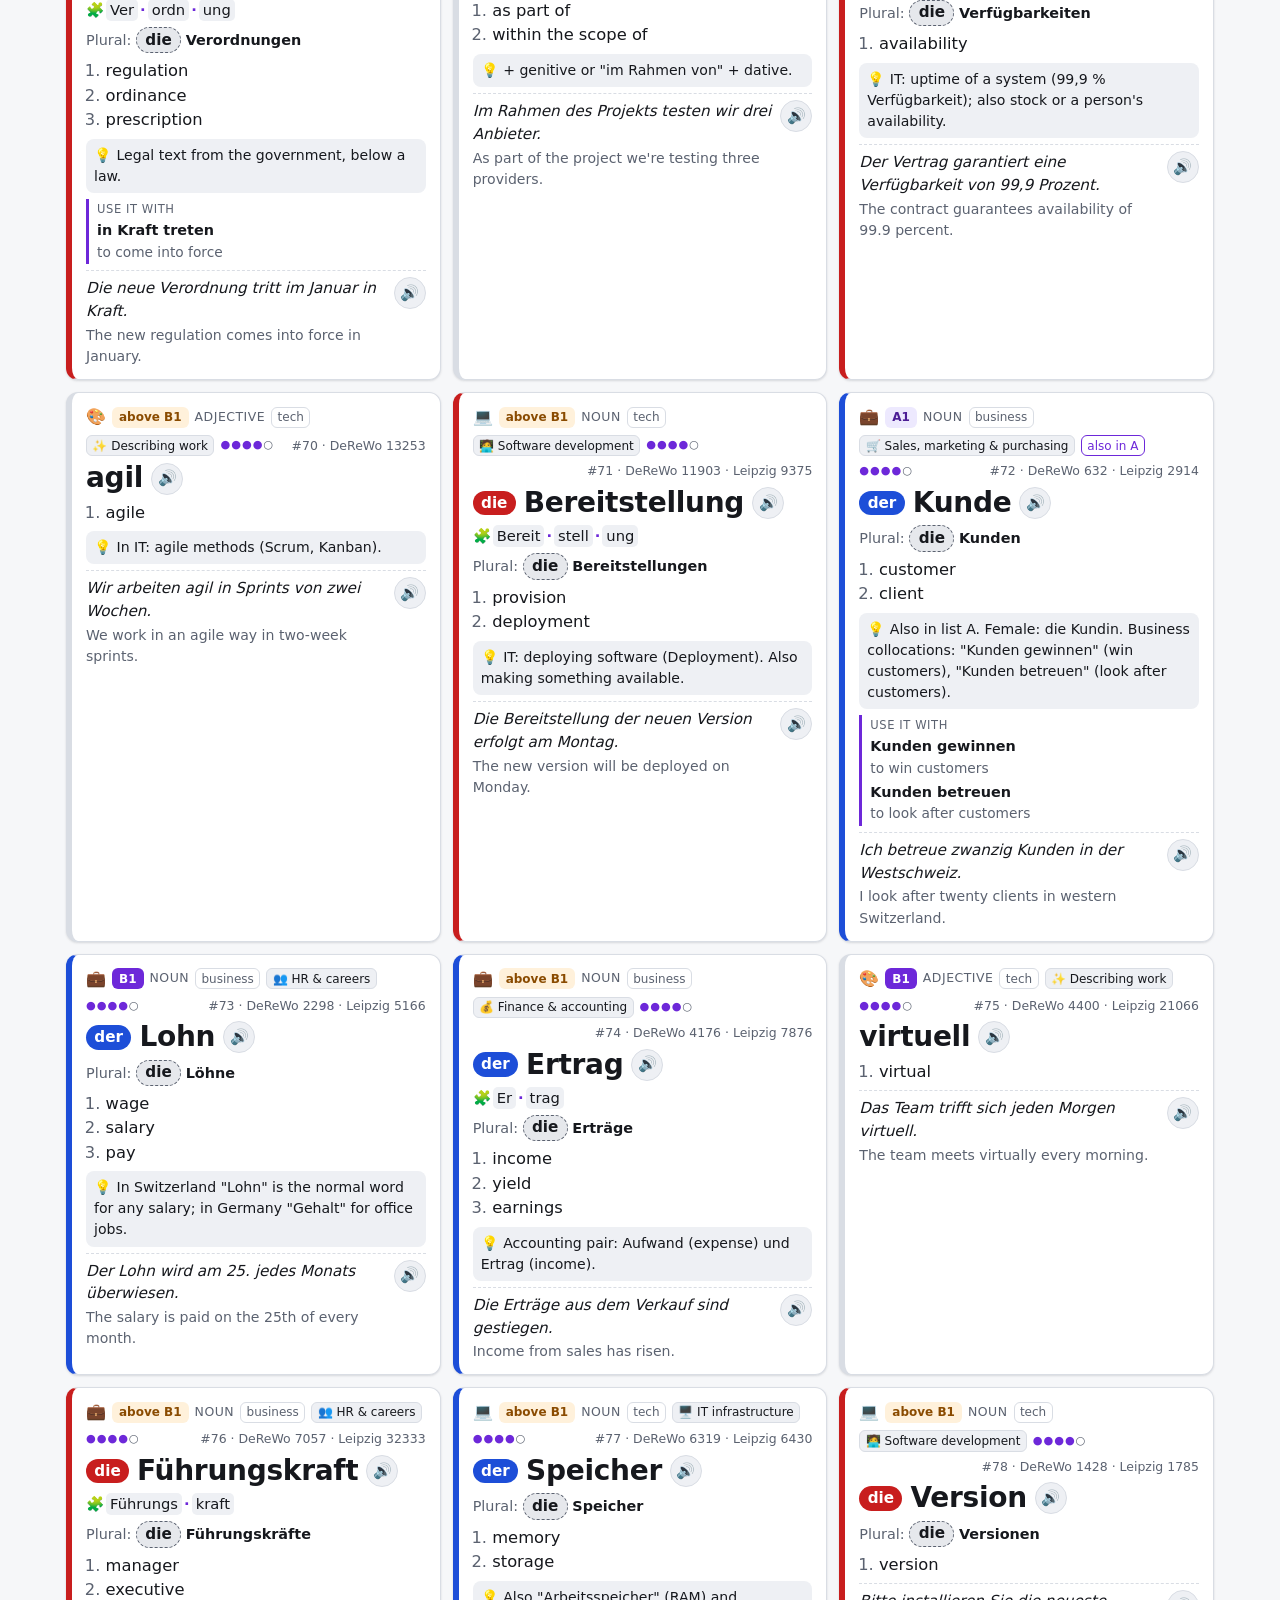
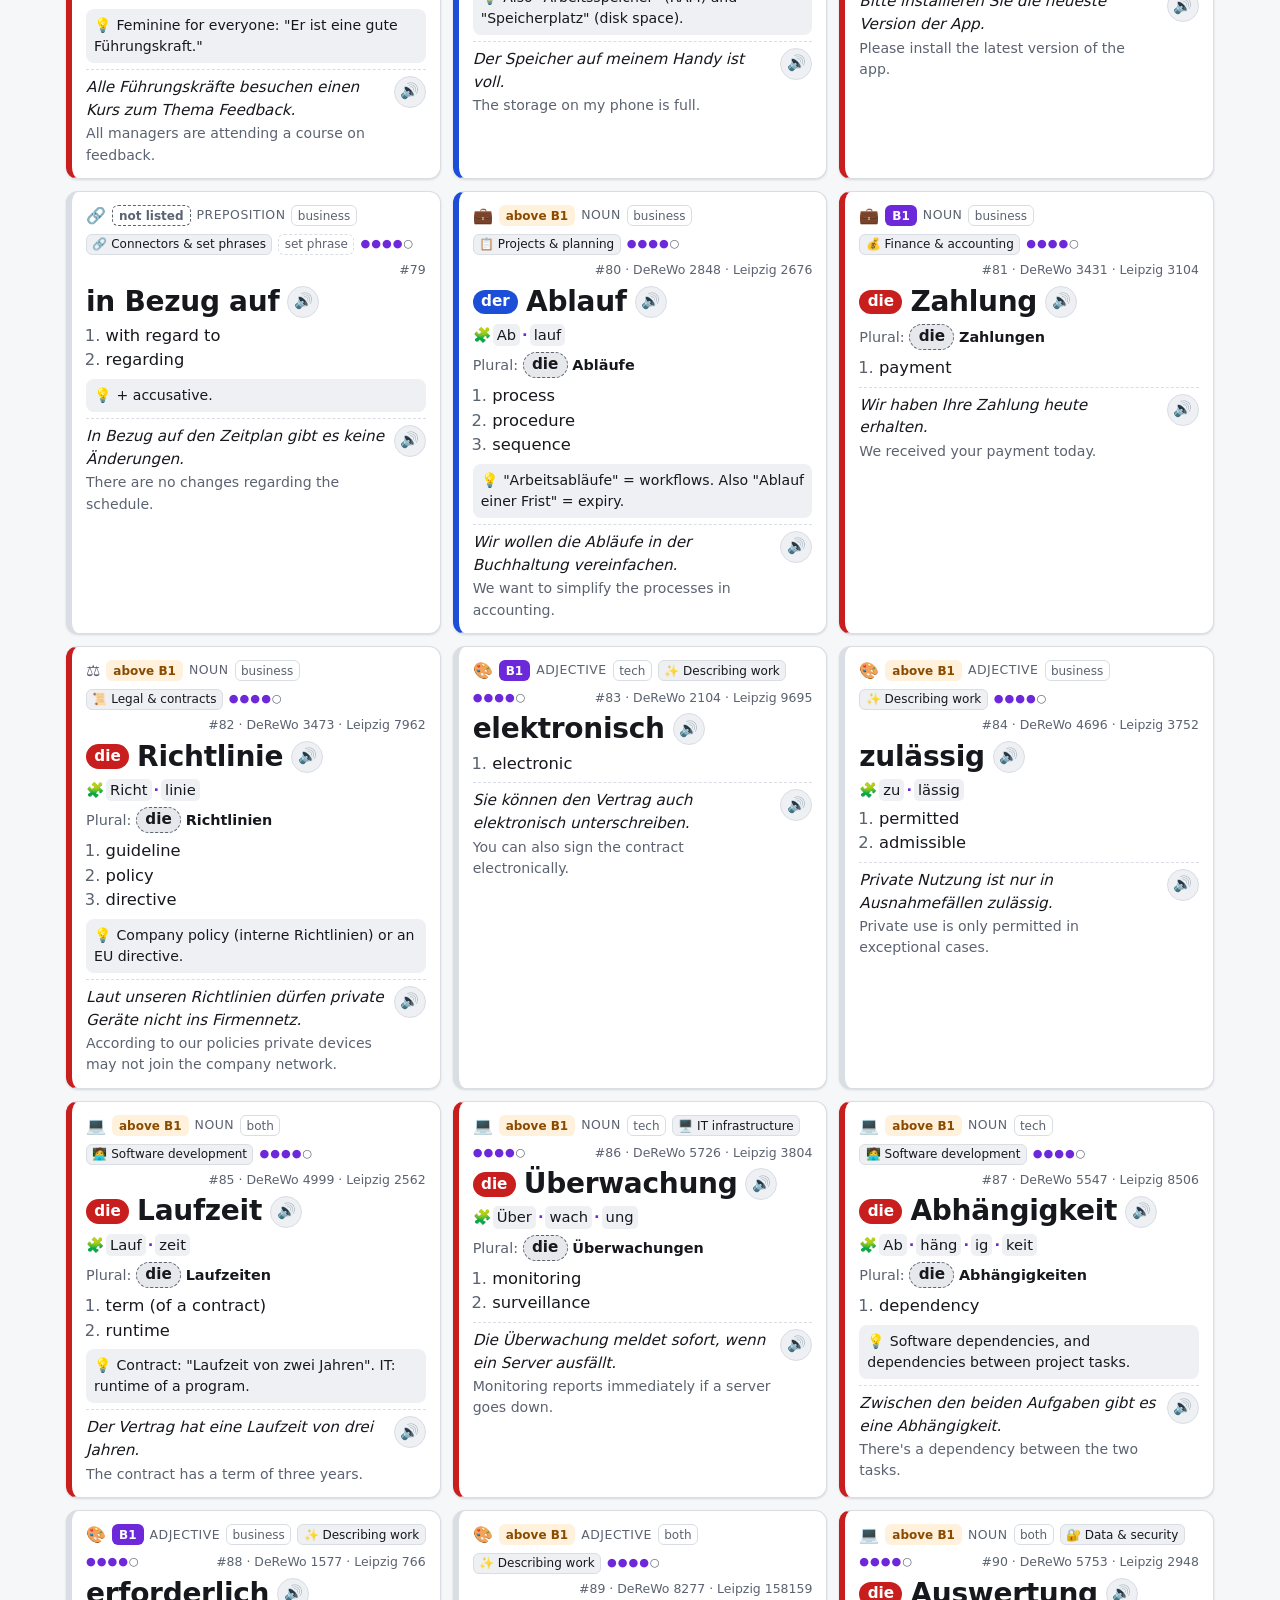
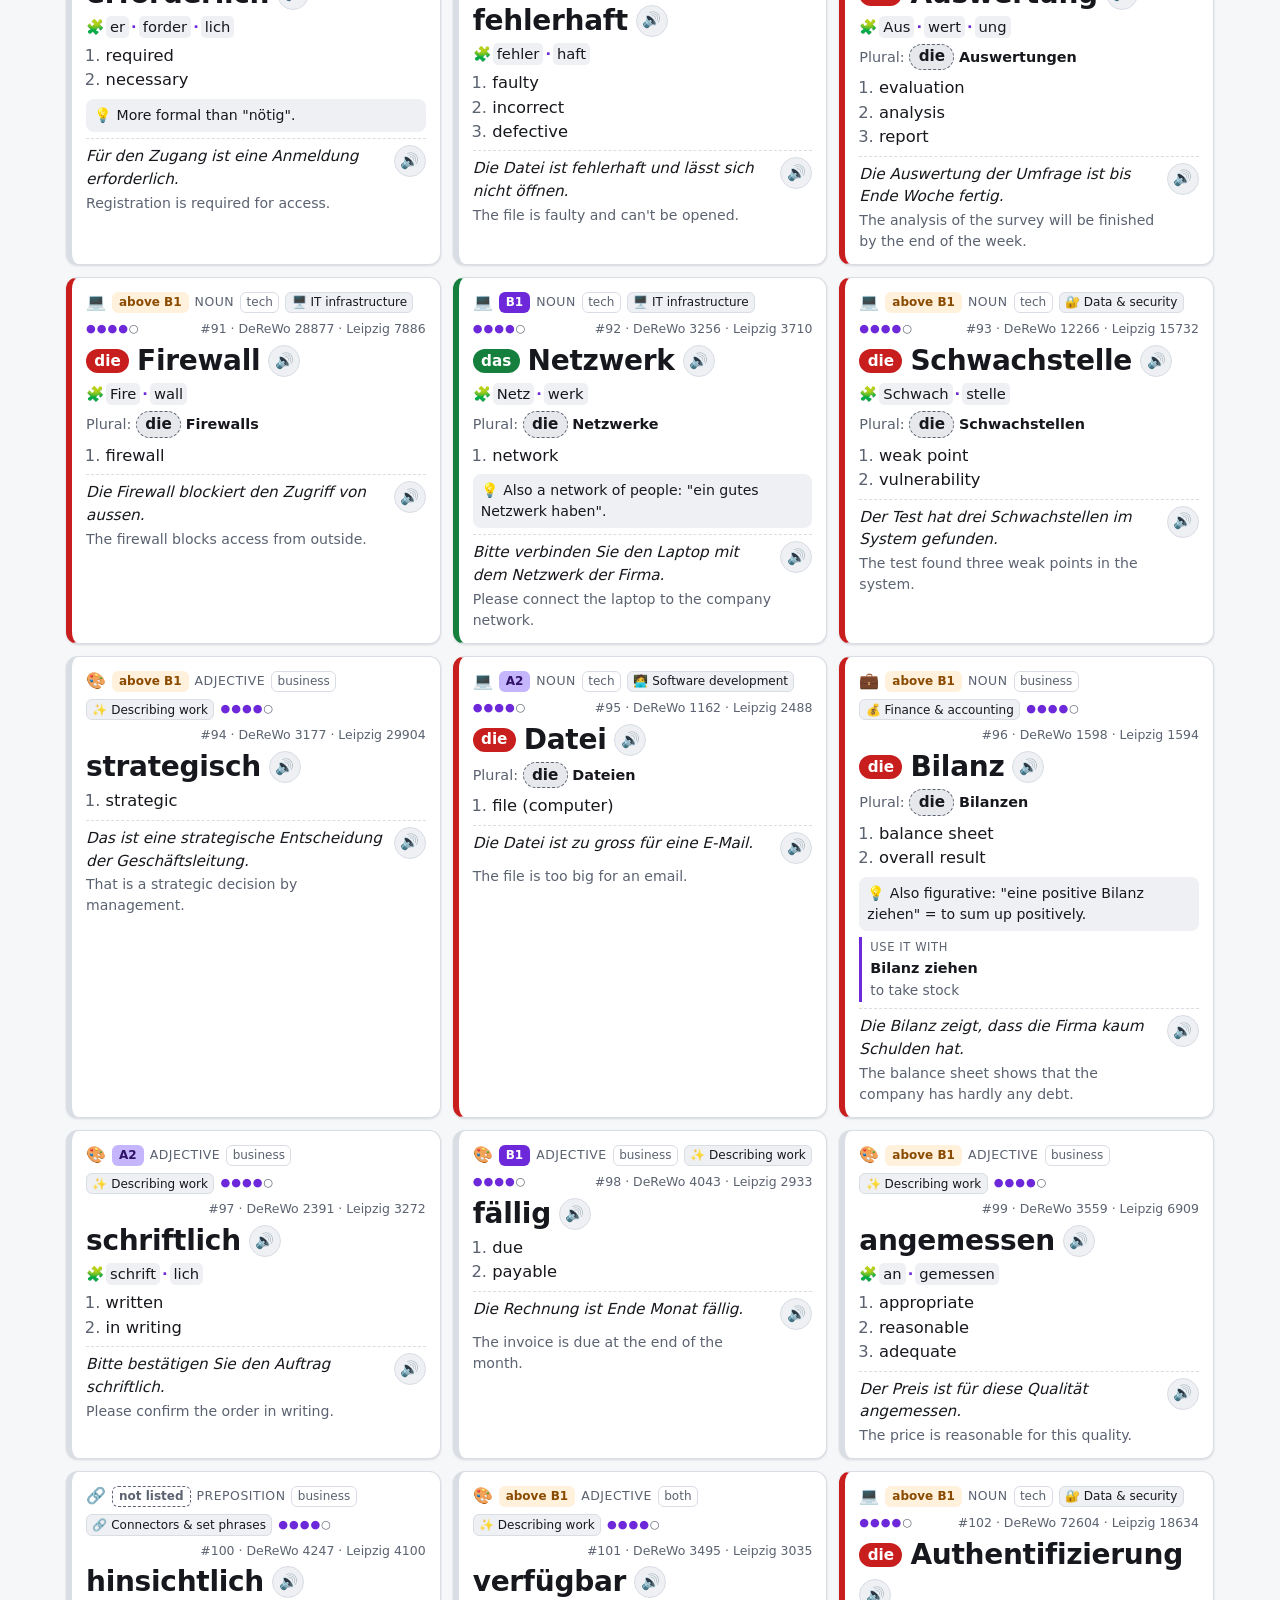
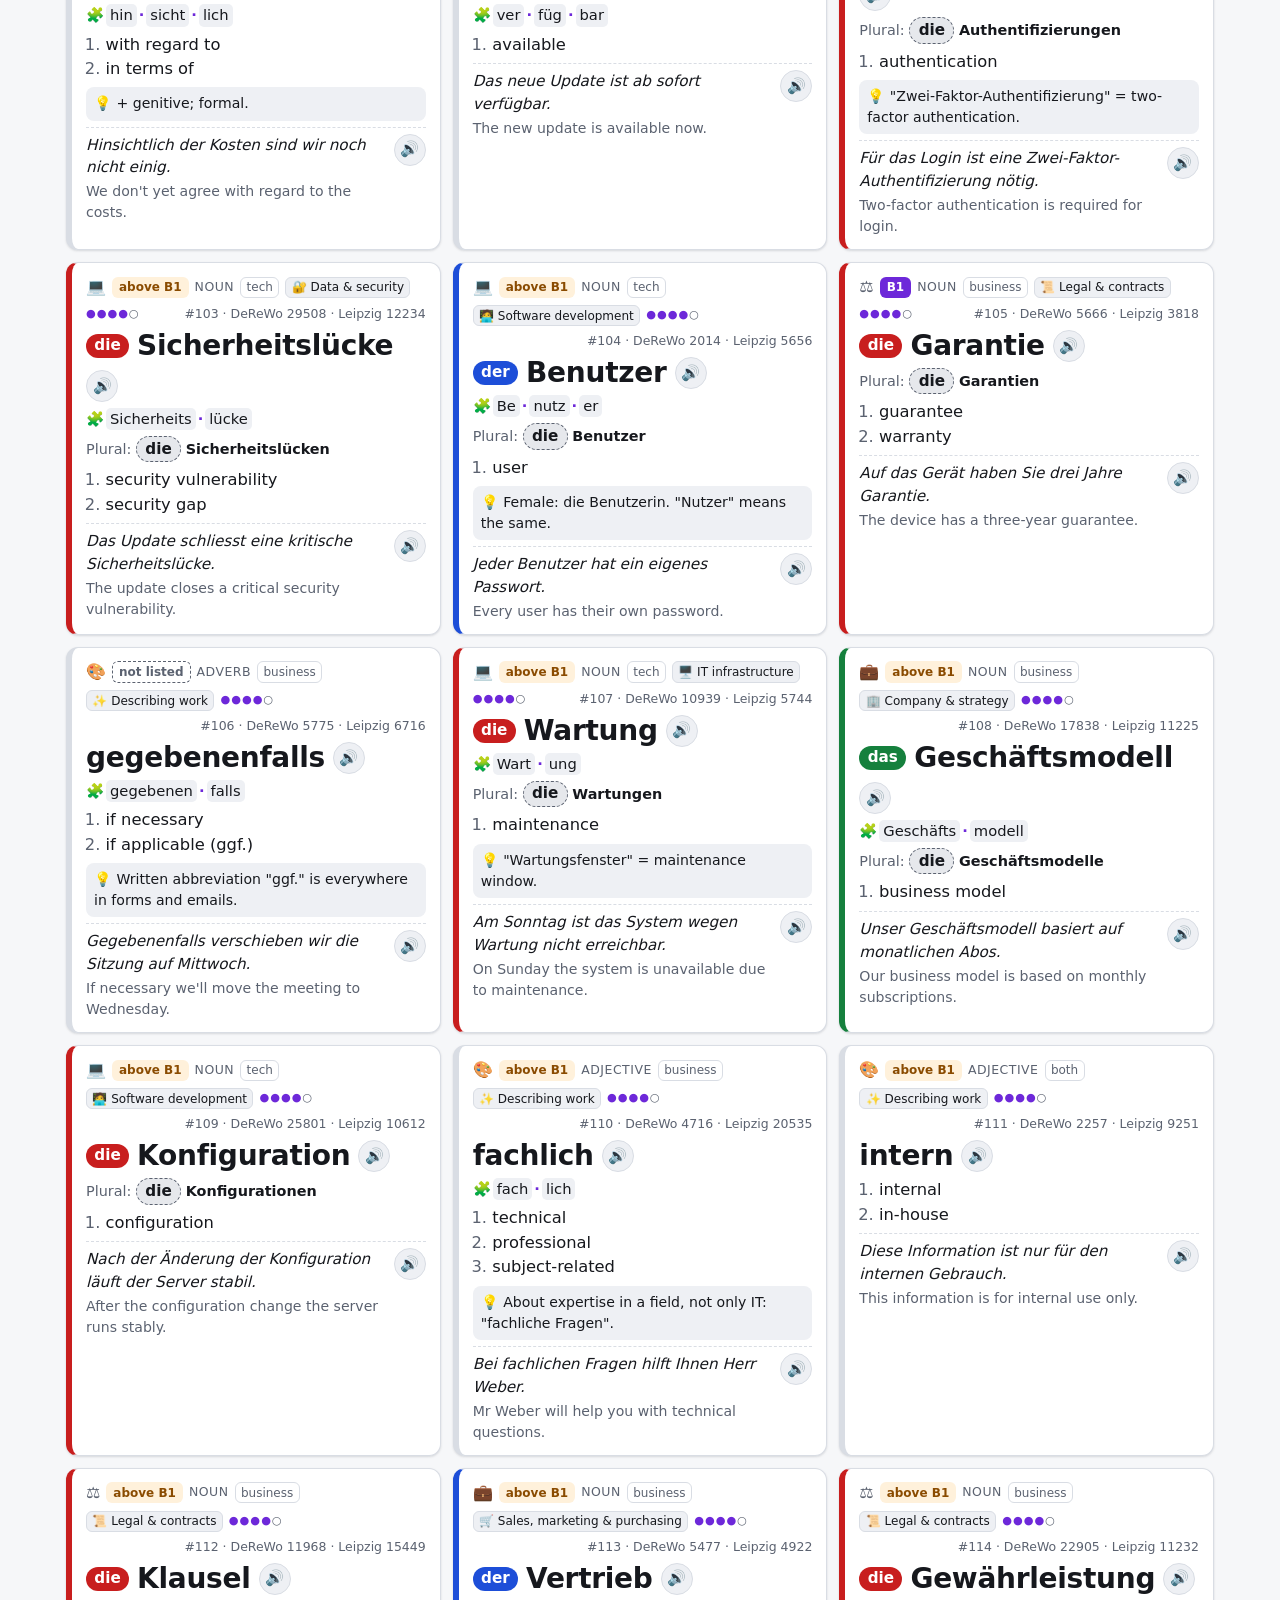
<file: c-business-tech.html>
<!doctype html>
<html lang="en">
<head>
<meta charset="utf-8">
<meta name="viewport" content="width=device-width, initial-scale=1">
<title data-i18n="doc.c">C · Business &amp; tech German words</title>
<meta name="description" content="300 nouns, adjectives and set phrases for meetings, projects, finance, HR, contracts and IT, ranked by how typical they are of business and IT texts. Gender colours, plurals, CEFR levels, Swiss usage, verb partners and example sentences. Swiss spelling.">
<link rel="icon" href="data:image/svg+xml,%3Csvg xmlns=%22http://www.w3.org/2000/svg%22 viewBox=%220 0 100 100%22%3E%3Ctext y=%22.9em%22 font-size=%2290%22%3E%F0%9F%92%BC%3C/text%3E%3C/svg%3E">
<link rel="stylesheet" href="assets/vocab.css">
<link rel="stylesheet" href="assets/c.css">
<script src="data/ui.js"></script>
<script src="assets/i18n.js"></script>
<script src="assets/vocab.js"></script>
<script src="assets/c.js"></script>
<link rel="manifest" href="manifest.webmanifest">
<meta name="theme-color" content="#f6f7f9" media="(prefers-color-scheme: light)">
<meta name="theme-color" content="#0f1115" media="(prefers-color-scheme: dark)">
<meta name="apple-mobile-web-app-capable" content="yes">
<meta name="mobile-web-app-capable" content="yes">
<meta name="apple-mobile-web-app-title" content="Deutsch">
<link rel="apple-touch-icon" href="icons/icon-180.png">
</head>
<body class="list-c">
<header class="site-head">
  <div class="wrap">
    <div class="crumbs"><a href="index.html">Deutsch vocab</a> › <span data-i18n="c.crumb">List C</span></div>
    <h1 data-i18n="c.h1">C · Business &amp; tech: 300 words that aren't verbs</h1>
    <p class="lede" data-i18n="c.lede">Nouns, adjectives and set phrases you meet at work: meetings, projects, finance, HR, contracts, IT and data. Ranked by how typical they are of business and IT texts compared with everyday German, so "Sort: frequency" shows the most work-typical words first. Swiss spelling (ss, never the Eszett).</p>
    <div class="intro-grid">
      <div data-i18n="c.intro.1"><b>●●●●○ work-typical</b>More dots = much more common in business/IT texts than in general German.</div>
      <div data-i18n="c.intro.2"><b>🧩 Daten·schutz·erklärung</b>Long compounds split into their parts. Learn the parts once, read hundreds of words.</div>
      <div data-i18n="c.intro.3"><b>Use it with</b>The verbs that go with a noun, e.g. <i lang="de">eine Frist einhalten</i>. Hidden in Test me.</div>
      <div data-i18n="c.intro.4"><b>🇨🇭 Swiss usage</b>Notes flag Swiss words such as <i lang="de">Offerte</i>, <i lang="de">Traktandum</i>, <i lang="de">Pensum</i>.</div>
    </div>
    <div class="legend" aria-label="Legend" data-i18n-attr="aria-label:legend.aria">
      <span class="chip der">der</span> <span data-i18n="legend.masc">masculine</span>
      <span class="chip die">die</span> <span data-i18n="legend.fem">feminine</span>
      <span class="chip das">das</span> <span data-i18n="legend.neut">neuter</span>
      <span class="chip pl">die</span> <span data-i18n="legend.plural">plural</span>
      <span class="level A1">A1</span><span class="level A2">A2</span><span class="level B1">B1</span><span class="level up" data-i18n="level.up">above B1</span><span class="level nl" data-i18n="level.nl">not listed</span>
      <span id="voice-status"></span>
    </div>
  </div>
</header>
<div class="wrap" id="app"></div>
<footer class="wrap foot" data-i18n="c.foot">Domain corpus: German Wikipedia articles from business and IT categories (CC BY-SA 4.0, Wikipedia contributors). General frequency: IDS Mannheim DeReWo lemma list (2012) and DeReKo word-form list (CC BY-NC 3.0); phrases: Leipzig Corpora Collection. Levels: Goethe-Institut word lists A1, A2, B1. Gender and plural: Wiktionary-derived german-nouns data (CC BY-SA). Translations, notes, verb partners and example sentences are original. Details in <code>_data/SOURCES.md</code>.</footer>
<script src="data/themes.js"></script>
<script>I18n.load('c')</script>
<script>
  VocabApp.init({
    list: 'c',
    data: window.VOCAB_C,
    themes: window.VOCAB_THEMES,
    mount: document.getElementById('app'),
    exportName: 'deutsch-c-business-tech',
    filters: [
      { key: 'topic', label: I18n.t('c.f.topic'), get: function (e) { return VocabC.label(e.topic); }, show: VocabC.show },
      { key: 'domain', label: I18n.t('c.f.domain'), get: function (e) { return e.domain; }, show: function (v) { return I18n.t('c.v.' + v, null, v); } },
      { key: 'kind', label: I18n.t('c.f.kind'), get: function (e) { return e.phrase ? 'set phrase' : 'single word'; }, show: function (v) { return I18n.t(v === 'set phrase' ? 'c.v.phrase' : 'c.v.word'); } }
    ]
  });
  VocabC.start(window.VOCAB_C, document.getElementById('app'));
</script>
<script>
  if ('serviceWorker' in navigator) {
    window.addEventListener('load', function () { navigator.serviceWorker.register('sw.js').catch(function () {}); });
  }
</script>
</body>
</html>
</file>
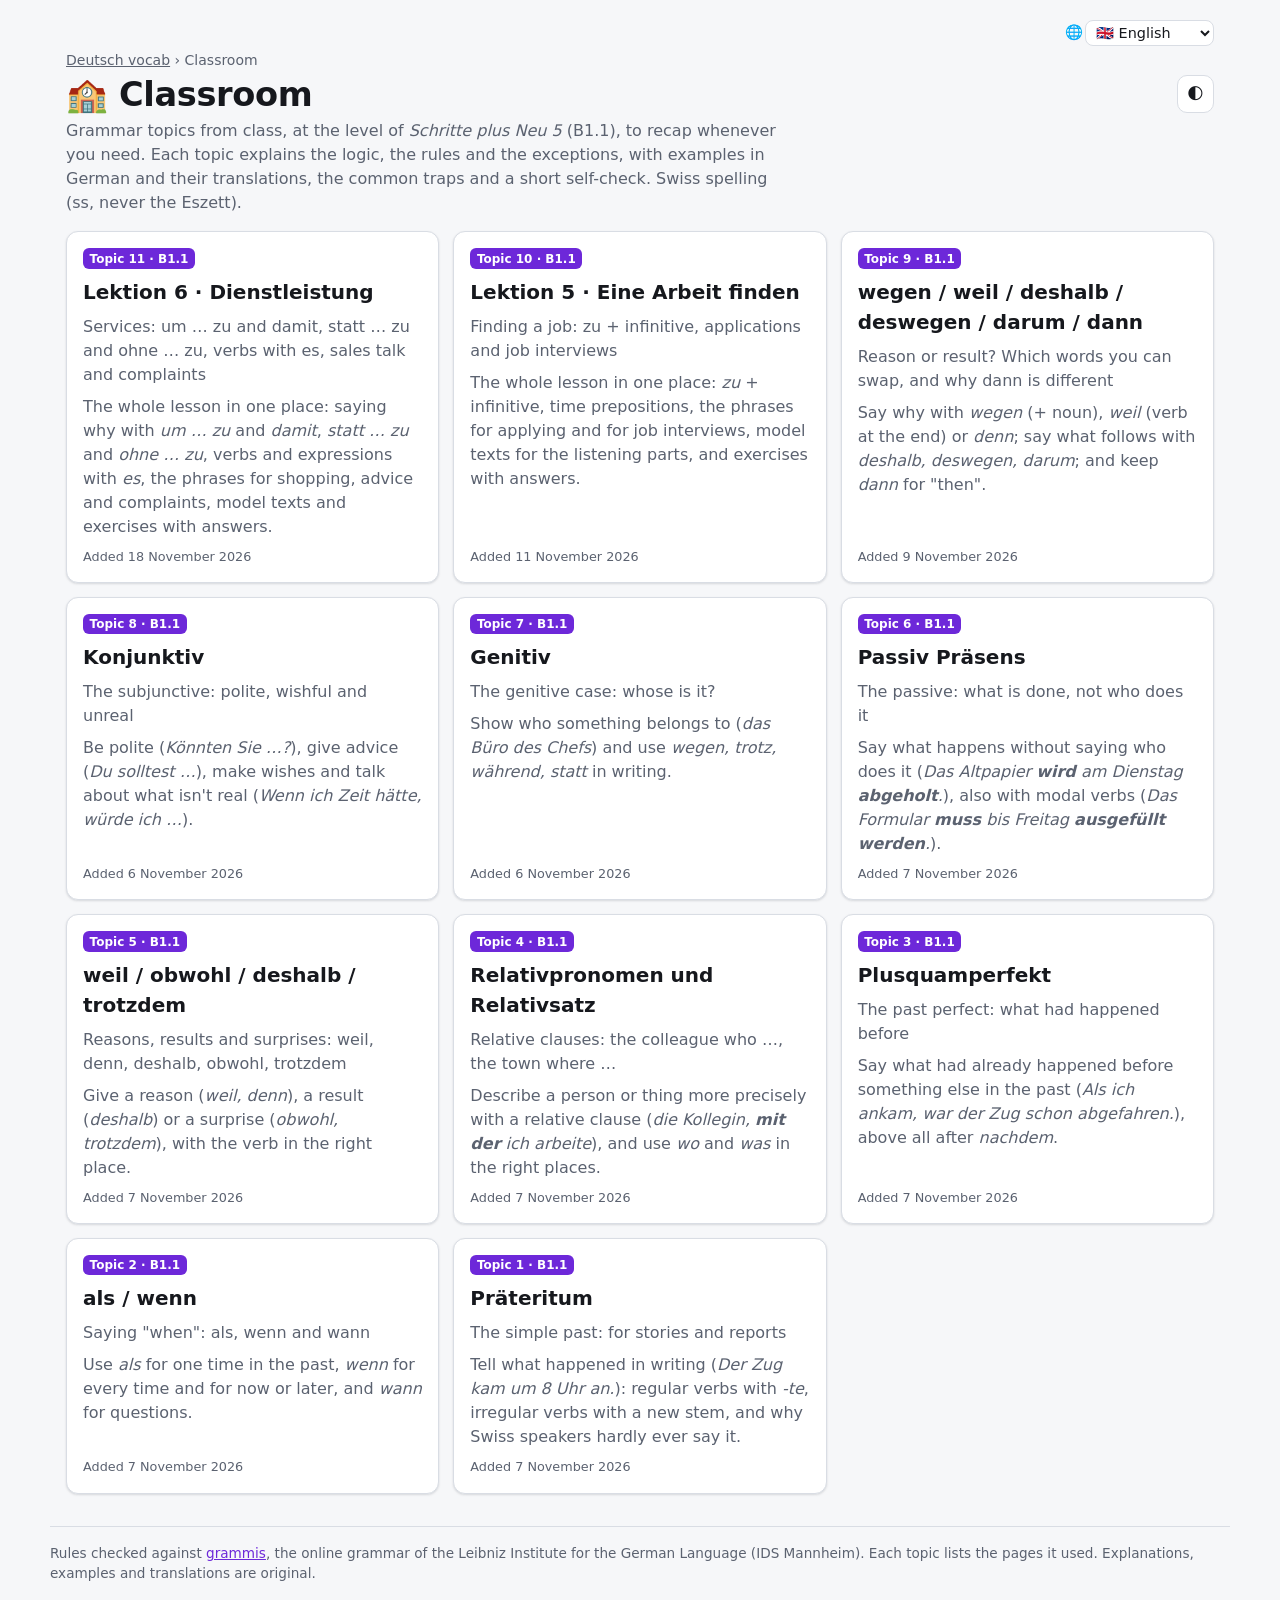
<file: classroom.html>
<!doctype html>
<html lang="en">
<head>
<meta charset="utf-8">
<meta name="viewport" content="width=device-width, initial-scale=1">
<title data-i18n="cr.doc">Classroom · German grammar topics</title>
<meta name="description" content="Weekly German grammar topics for the step from A2 to B1: the logic, the rules, exceptions, common mistakes and examples with English translations. Swiss spelling.">
<link rel="icon" href="data:image/svg+xml,%3Csvg xmlns=%22http://www.w3.org/2000/svg%22 viewBox=%220 0 100 100%22%3E%3Ctext y=%22.9em%22 font-size=%2290%22%3E%F0%9F%8F%AB%3C/text%3E%3C/svg%3E">
<link rel="stylesheet" href="assets/vocab.css">
<link rel="stylesheet" href="assets/classroom.css">
<script src="data/ui.js"></script>
<script src="assets/i18n.js"></script>
<script src="assets/vocab.js"></script>
<link rel="manifest" href="manifest.webmanifest">
<meta name="theme-color" content="#f6f7f9" media="(prefers-color-scheme: light)">
<meta name="theme-color" content="#0f1115" media="(prefers-color-scheme: dark)">
<meta name="apple-mobile-web-app-capable" content="yes">
<meta name="mobile-web-app-capable" content="yes">
<meta name="apple-mobile-web-app-title" content="Deutsch">
<link rel="apple-touch-icon" href="icons/icon-180.png">
</head>
<body>
<header class="site-head">
  <div class="wrap">
    <div class="crumbs"><a href="index.html">Deutsch vocab</a> › <span data-i18n="list.classroom.title">Classroom</span></div>
    <div class="head-row">
      <div>
        <h1 data-i18n="cr.h1">🏫 Classroom</h1>
        <p class="lede" data-i18n="cr.lede">Grammar topics from class, at the level of <i>Schritte plus Neu 5</i> (B1.1), to recap whenever you need. Each topic explains the logic, the rules and the exceptions, with examples in German and their translations, the common traps and a short self-check. Swiss spelling (ss, never the Eszett).</p>
      </div>
      <div id="theme-toggle-slot" class="no-print"></div>
    </div>
  </div>
</header>
<main class="wrap" id="app"></main>
<footer class="wrap foot" data-i18n="cr.foot">Rules checked against <a href="https://grammis.ids-mannheim.de/">grammis</a>, the online grammar of the Leibniz Institute for the German Language (IDS Mannheim). Each topic lists the pages it used. Explanations, examples and translations are original.</footer>
<script>I18n.load('classroom')</script>
<script src="assets/classroom.js"></script>
<script>
  if ('serviceWorker' in navigator) {
    window.addEventListener('load', function () { navigator.serviceWorker.register('sw.js').catch(function () {}); });
  }
</script>
</body>
</html>
</file>
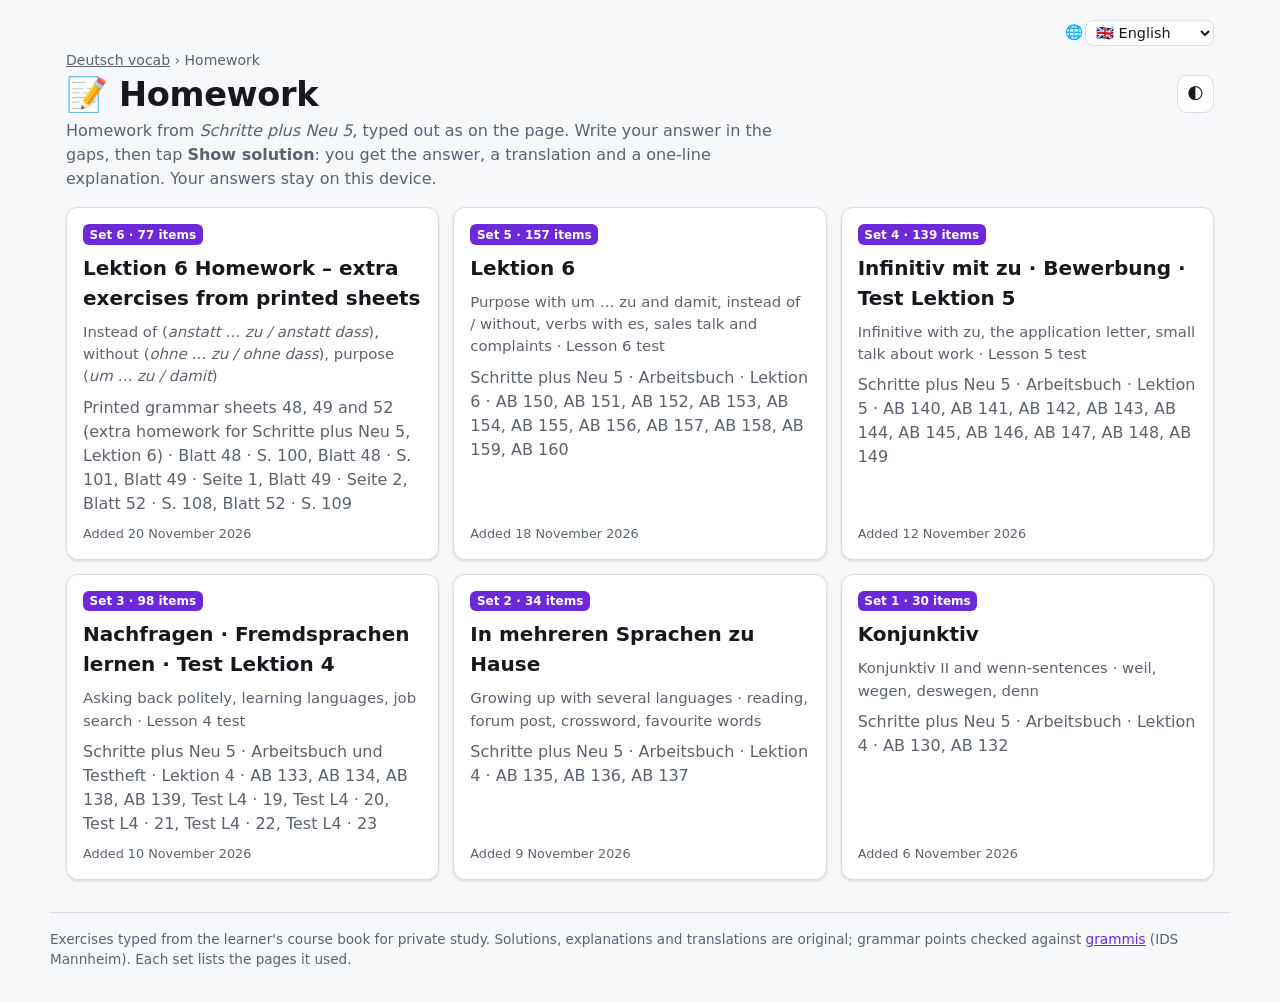
<file: hausaufgaben.html>
<!doctype html>
<html lang="en">
<head>
<meta charset="utf-8">
<meta name="viewport" content="width=device-width, initial-scale=1">
<title data-i18n="ha.doc">Homework · German exercises</title>
<meta name="description" content="German homework exercises typed out as on the page, with the solutions hidden until you want them: each with an English translation and a one-line explanation. Swiss spelling.">
<link rel="icon" href="data:image/svg+xml,%3Csvg xmlns=%22http://www.w3.org/2000/svg%22 viewBox=%220 0 100 100%22%3E%3Ctext y=%22.9em%22 font-size=%2290%22%3E%F0%9F%93%9D%3C/text%3E%3C/svg%3E">
<link rel="stylesheet" href="assets/vocab.css">
<link rel="stylesheet" href="assets/hausaufgaben.css">
<script src="data/ui.js"></script>
<script src="assets/i18n.js"></script>
<script src="assets/vocab.js"></script>
<link rel="manifest" href="manifest.webmanifest">
<meta name="theme-color" content="#f6f7f9" media="(prefers-color-scheme: light)">
<meta name="theme-color" content="#0f1115" media="(prefers-color-scheme: dark)">
<meta name="apple-mobile-web-app-capable" content="yes">
<meta name="mobile-web-app-capable" content="yes">
<meta name="apple-mobile-web-app-title" content="Deutsch">
<link rel="apple-touch-icon" href="icons/icon-180.png">
</head>
<body>
<header class="site-head">
  <div class="wrap">
    <div class="crumbs"><a href="index.html">Deutsch vocab</a> › <span data-i18n="list.hausaufgaben.title">Homework</span></div>
    <div class="head-row">
      <div>
        <h1 data-i18n="ha.h1">📝 Homework</h1>
        <p class="lede" data-i18n="ha.lede">Homework from <i>Schritte plus Neu 5</i>, typed out as on the page. Write your answer in the gaps, then tap <b>Show solution</b>: you get the answer, a translation and a one-line explanation. Your answers stay on this device.</p>
      </div>
      <div id="theme-toggle-slot" class="no-print"></div>
    </div>
  </div>
</header>
<main class="wrap" id="app"></main>
<footer class="wrap foot" data-i18n="ha.foot">Exercises typed from the learner's course book for private study. Solutions, explanations and translations are original; grammar points checked against <a href="https://grammis.ids-mannheim.de/">grammis</a> (IDS Mannheim). Each set lists the pages it used.</footer>
<script>I18n.load('hausaufgaben')</script>
<script src="assets/hausaufgaben.js"></script>
<script>
  if ('serviceWorker' in navigator) {
    window.addEventListener('load', function () { navigator.serviceWorker.register('sw.js').catch(function () {}); });
  }
</script>
</body>
</html>
</file>
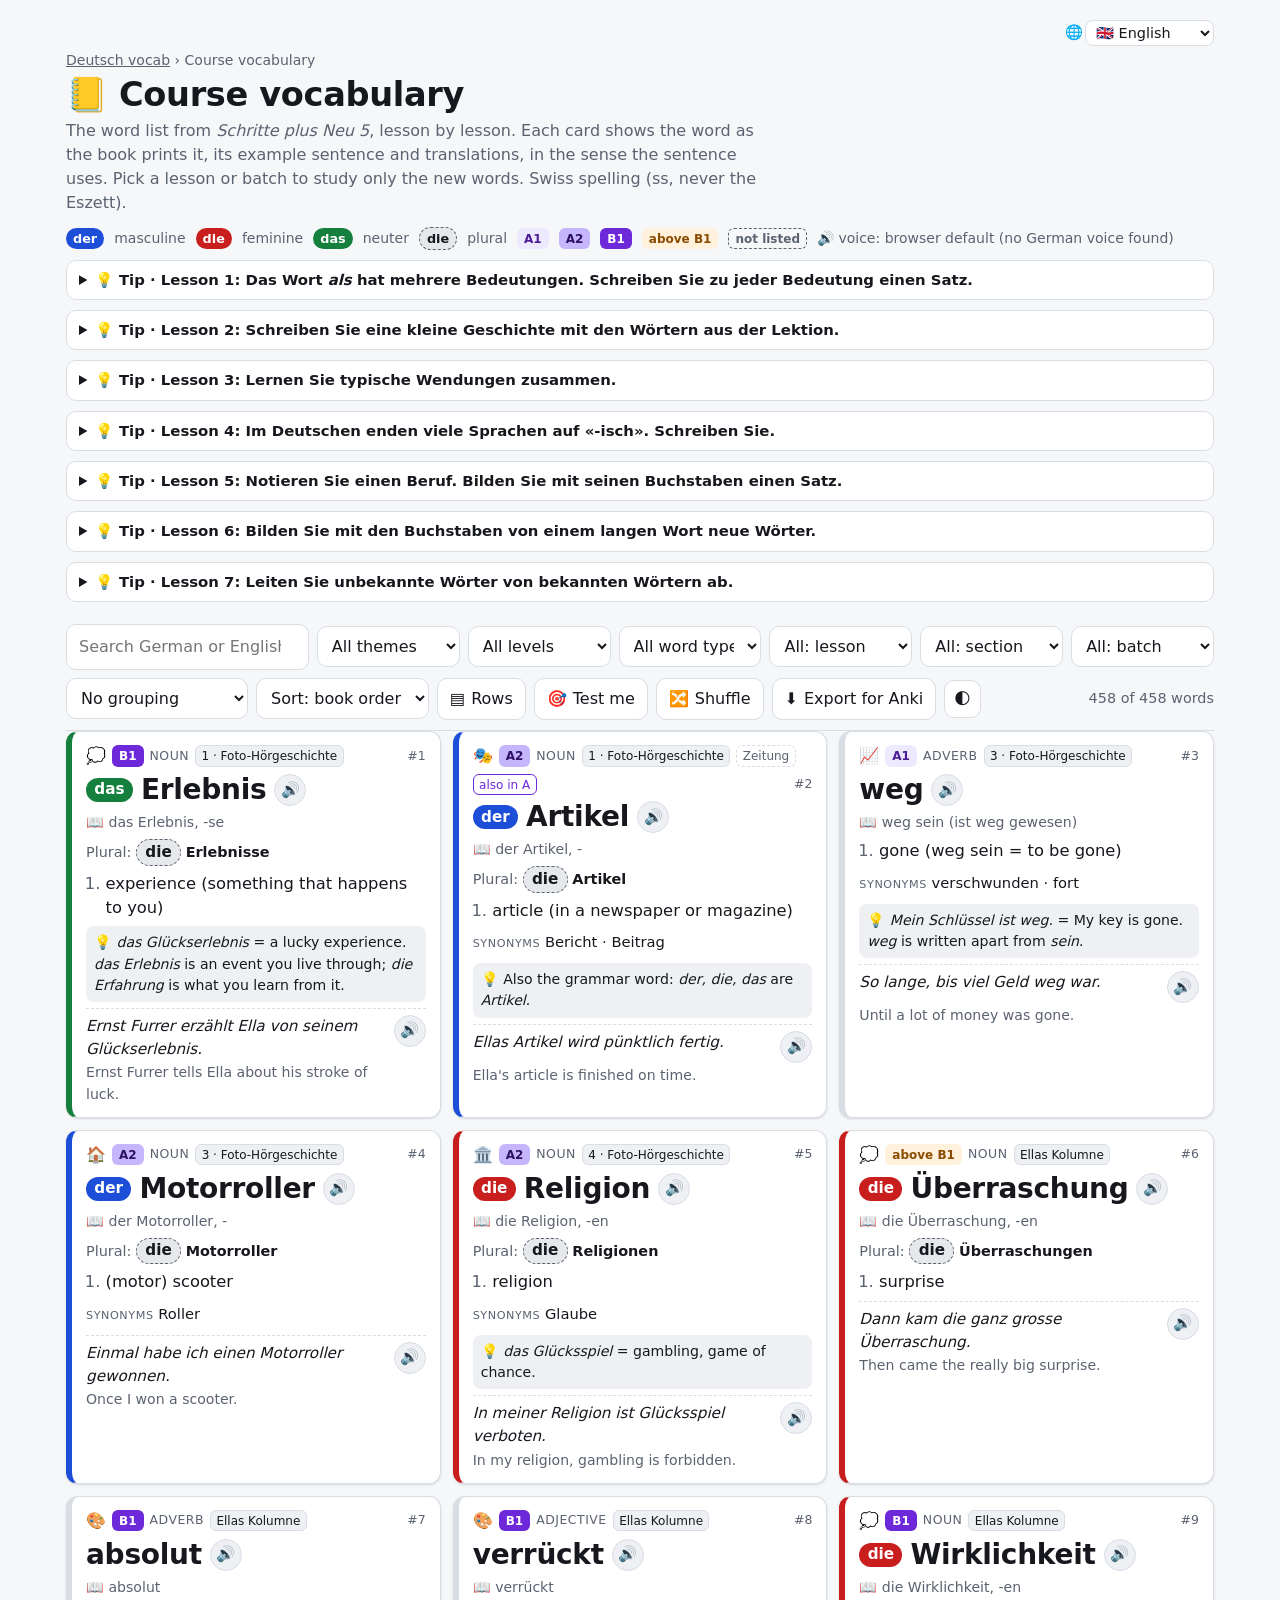
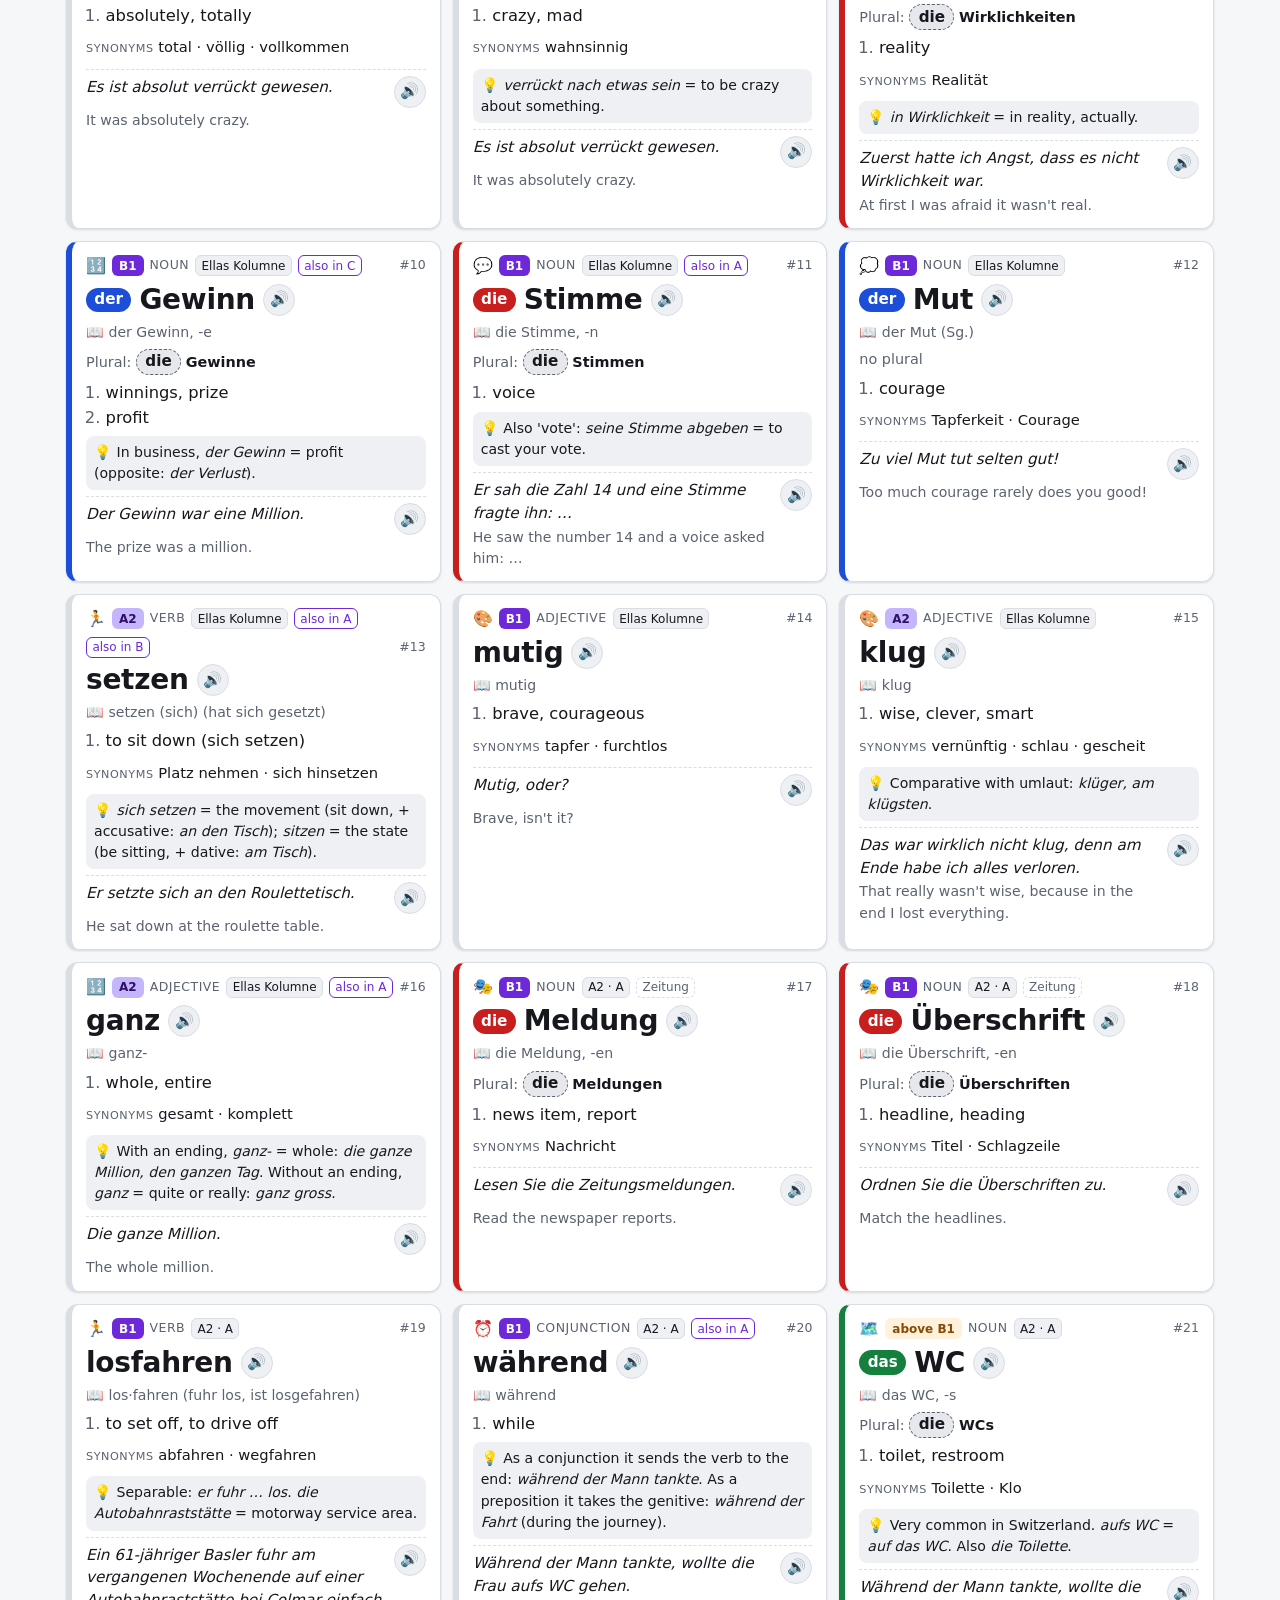
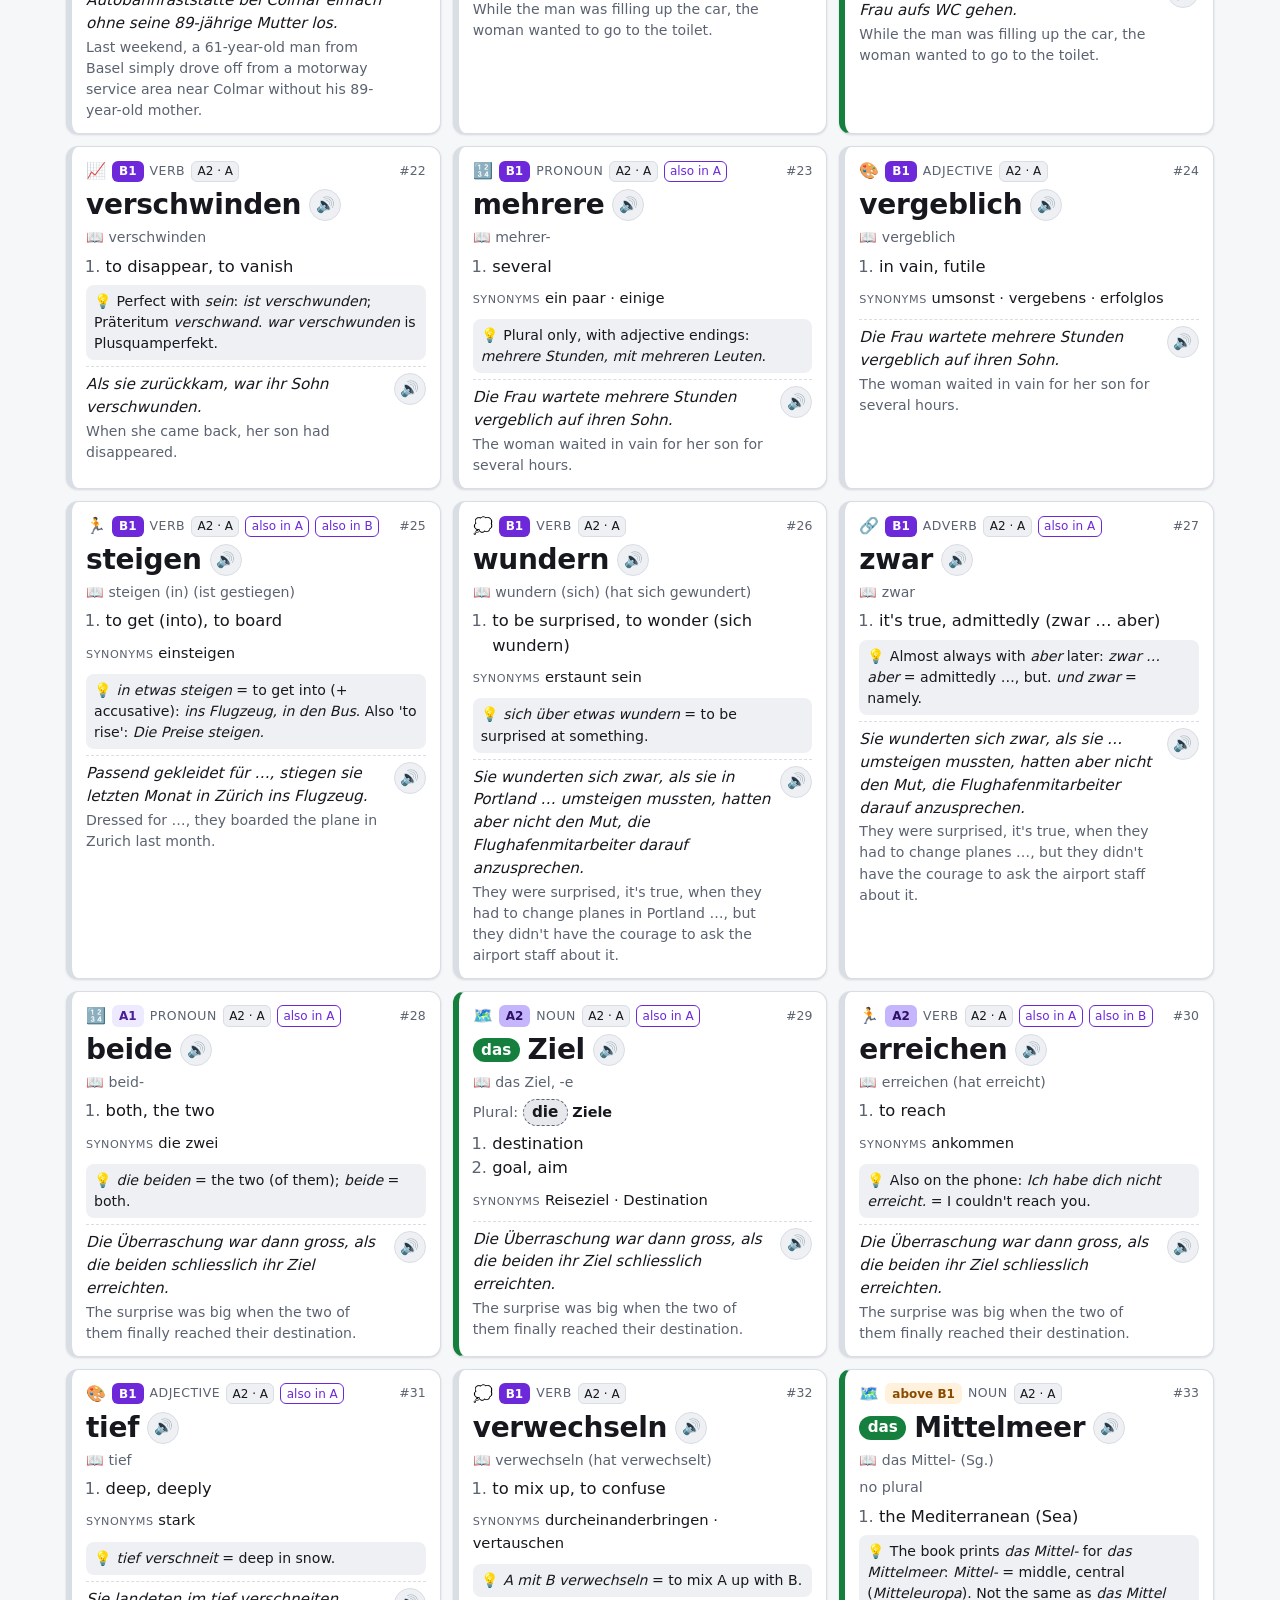
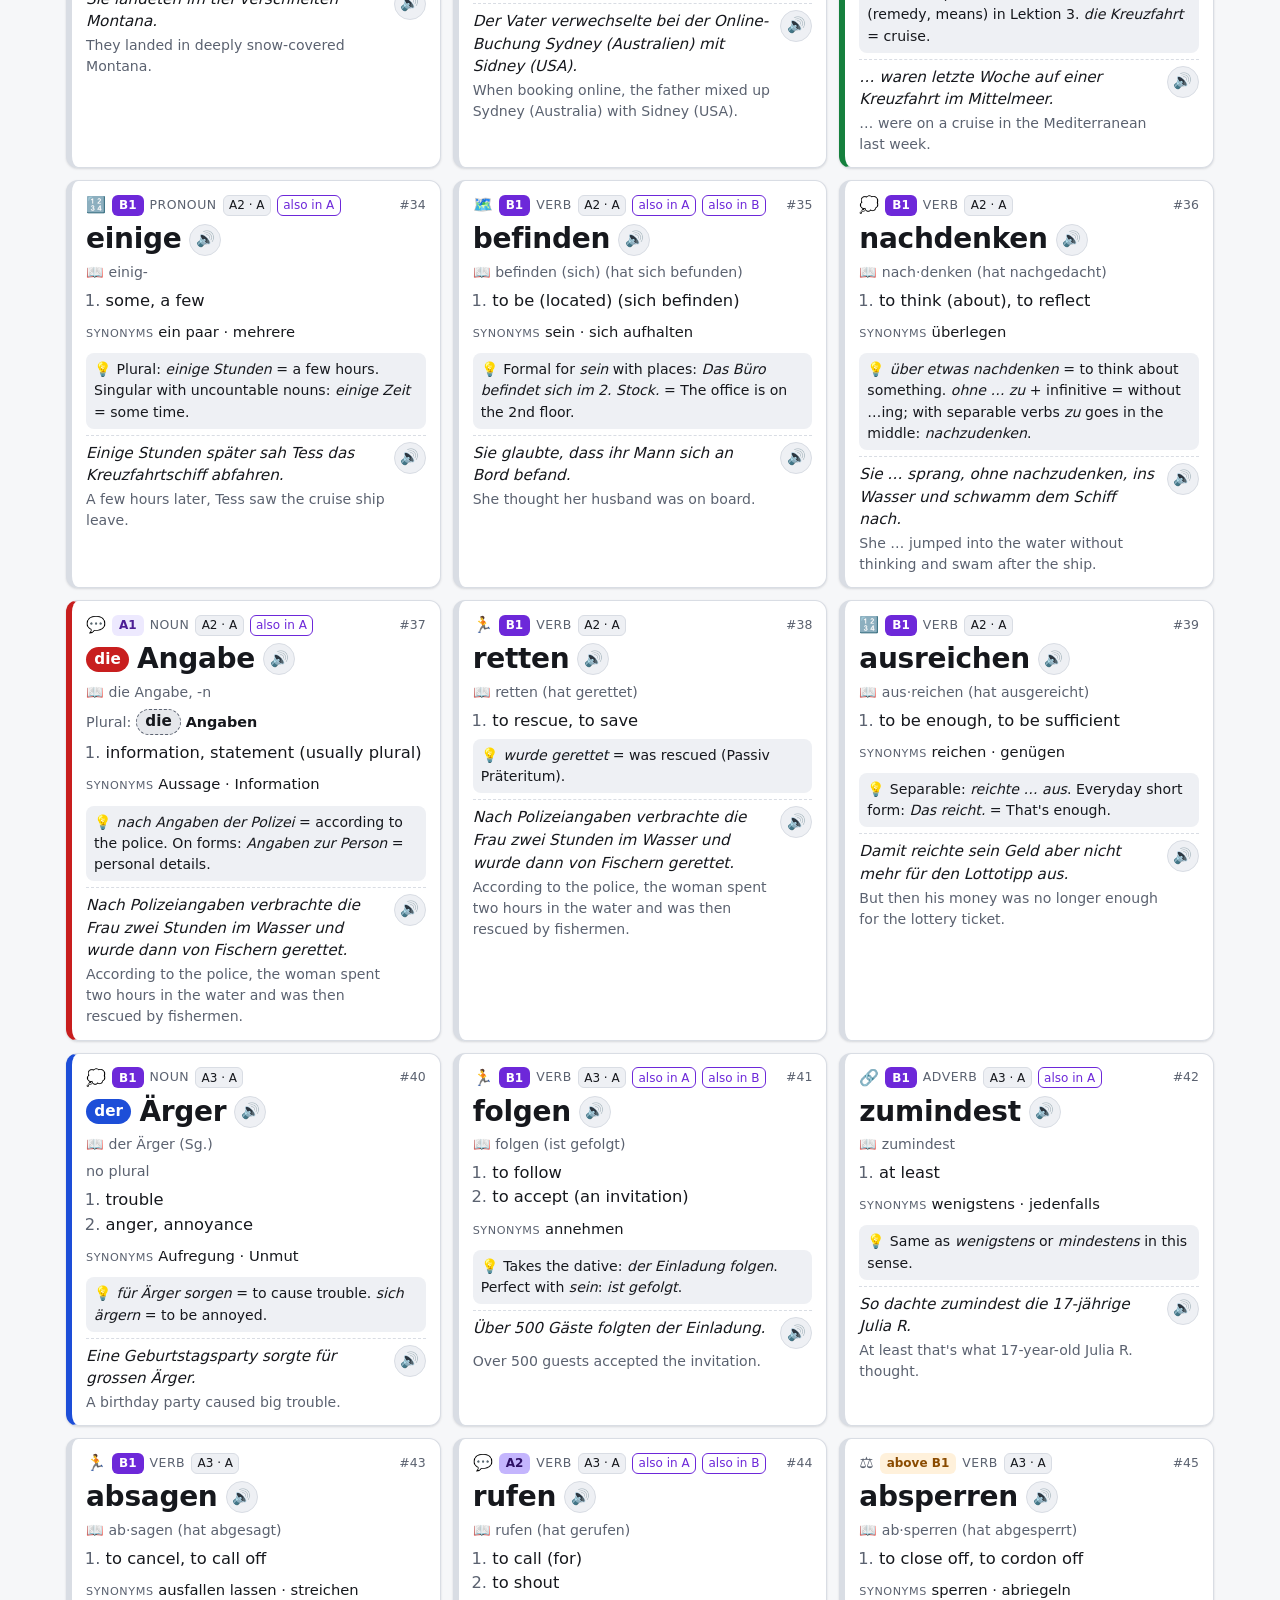
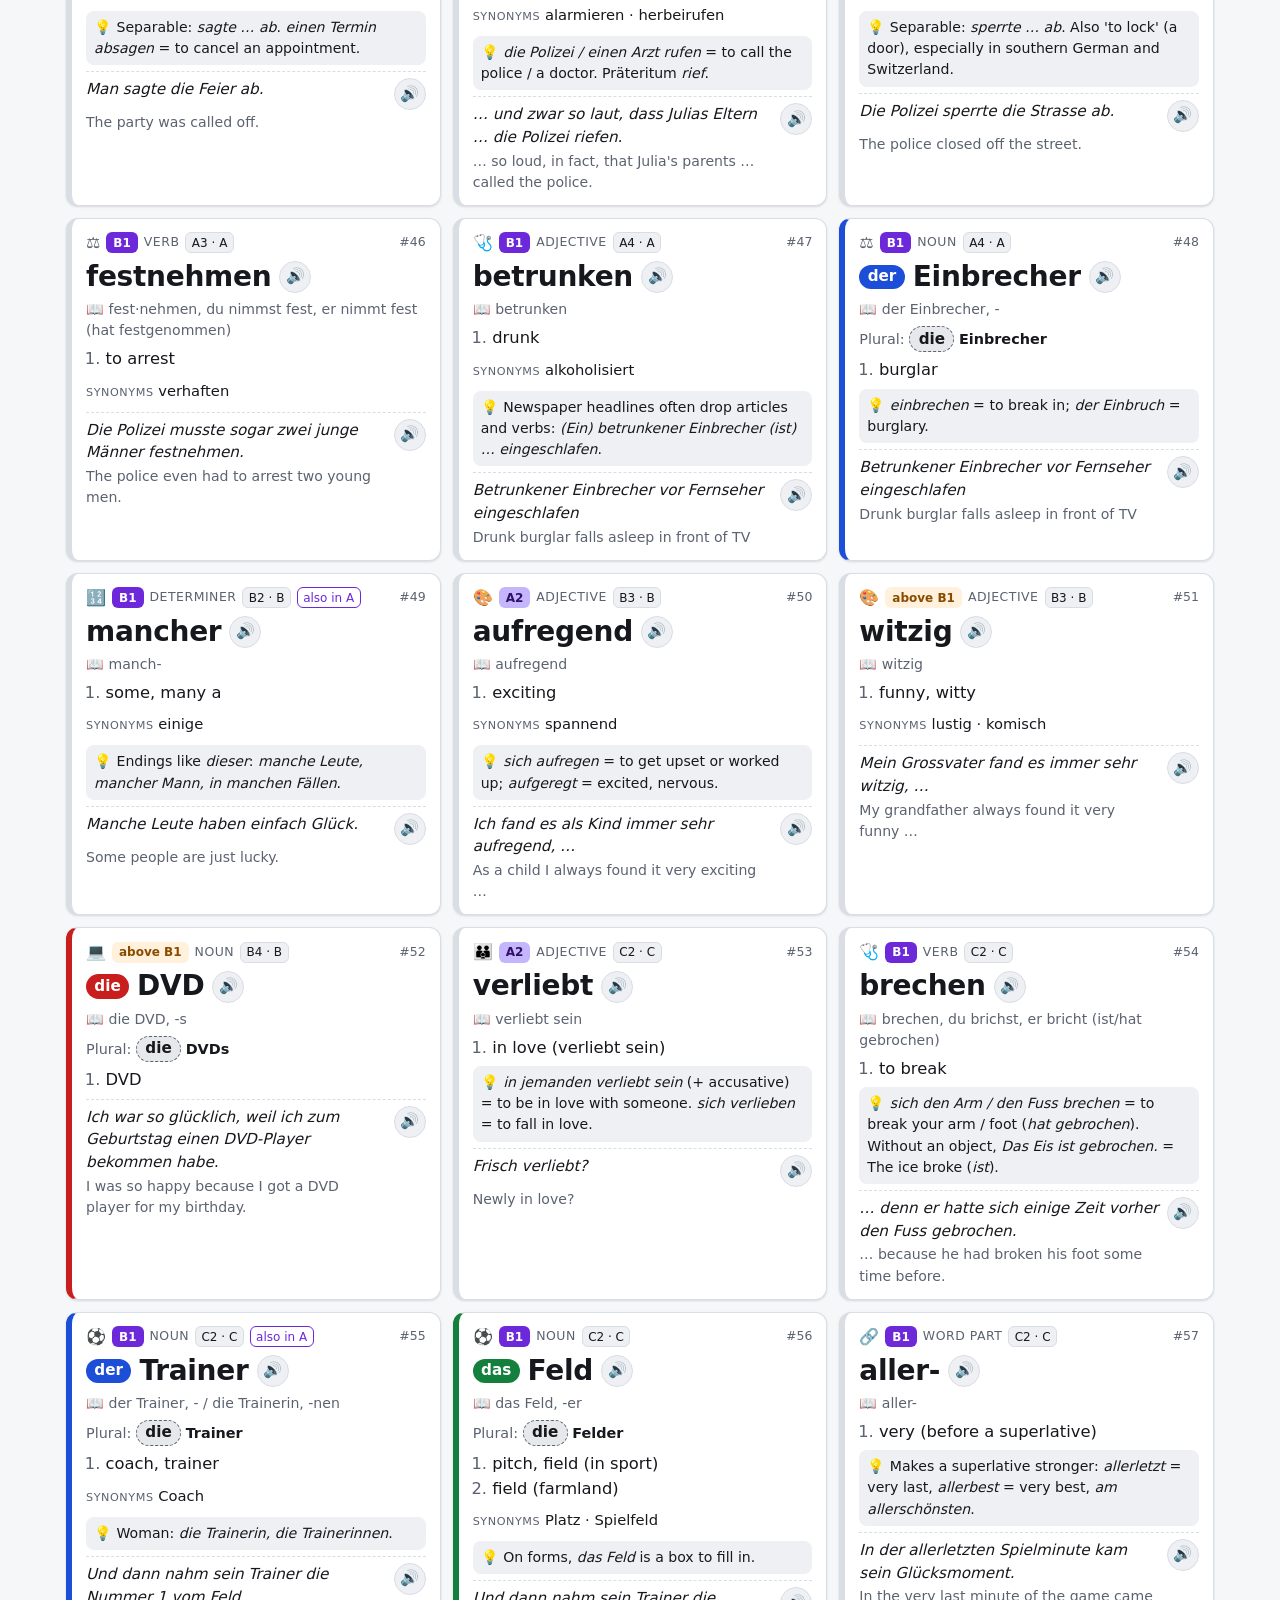
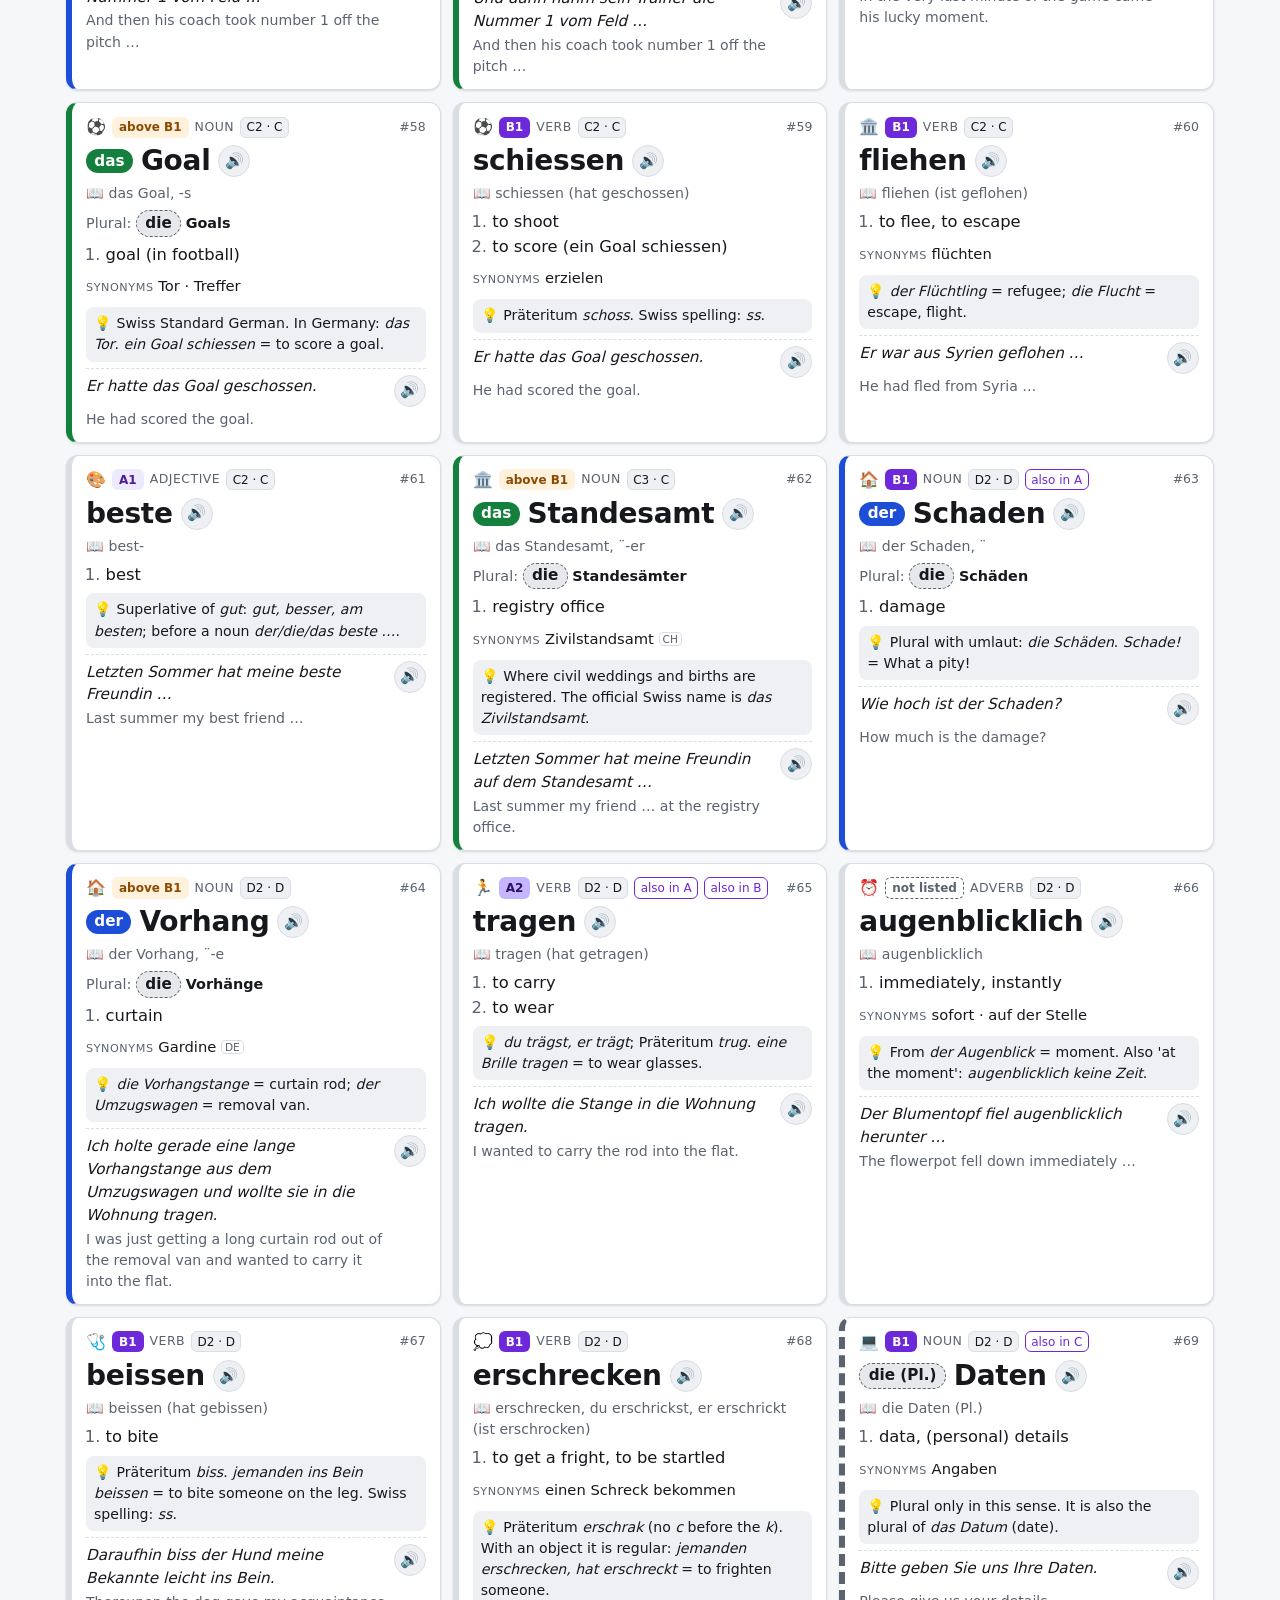
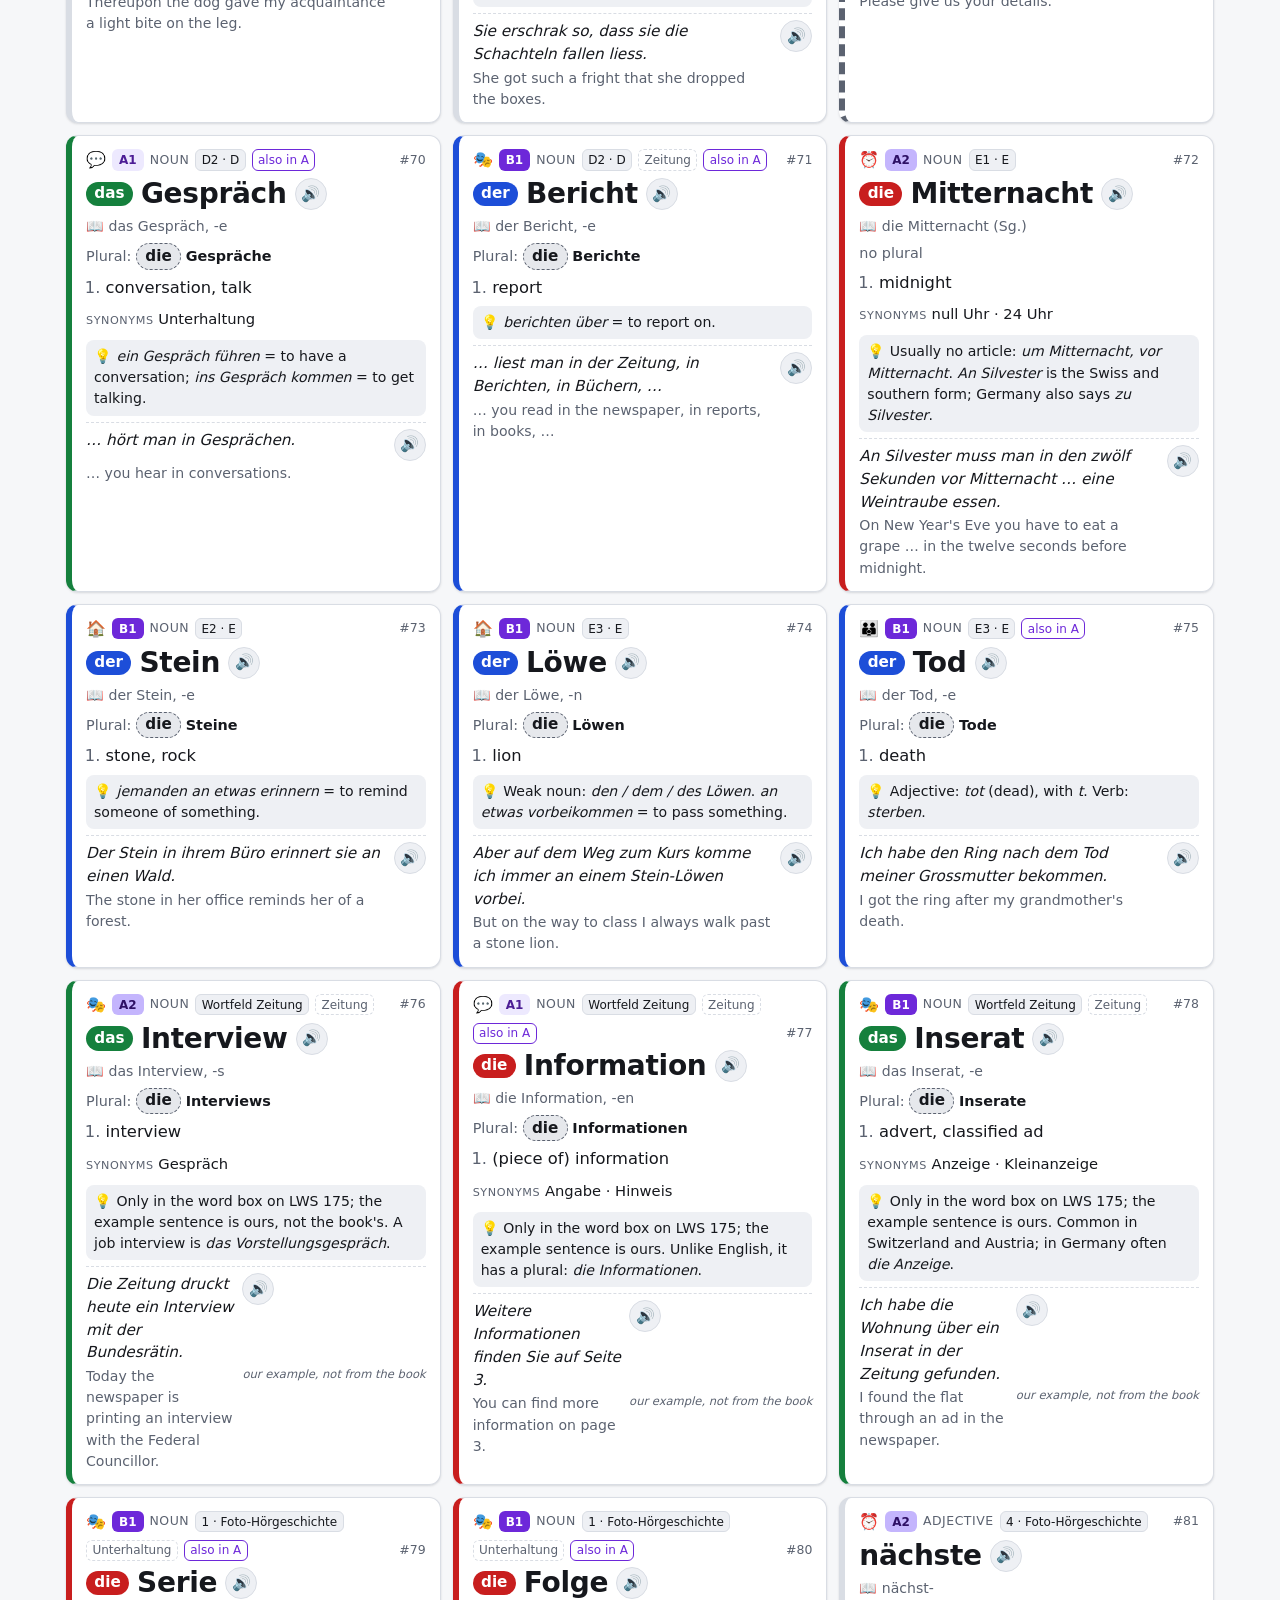
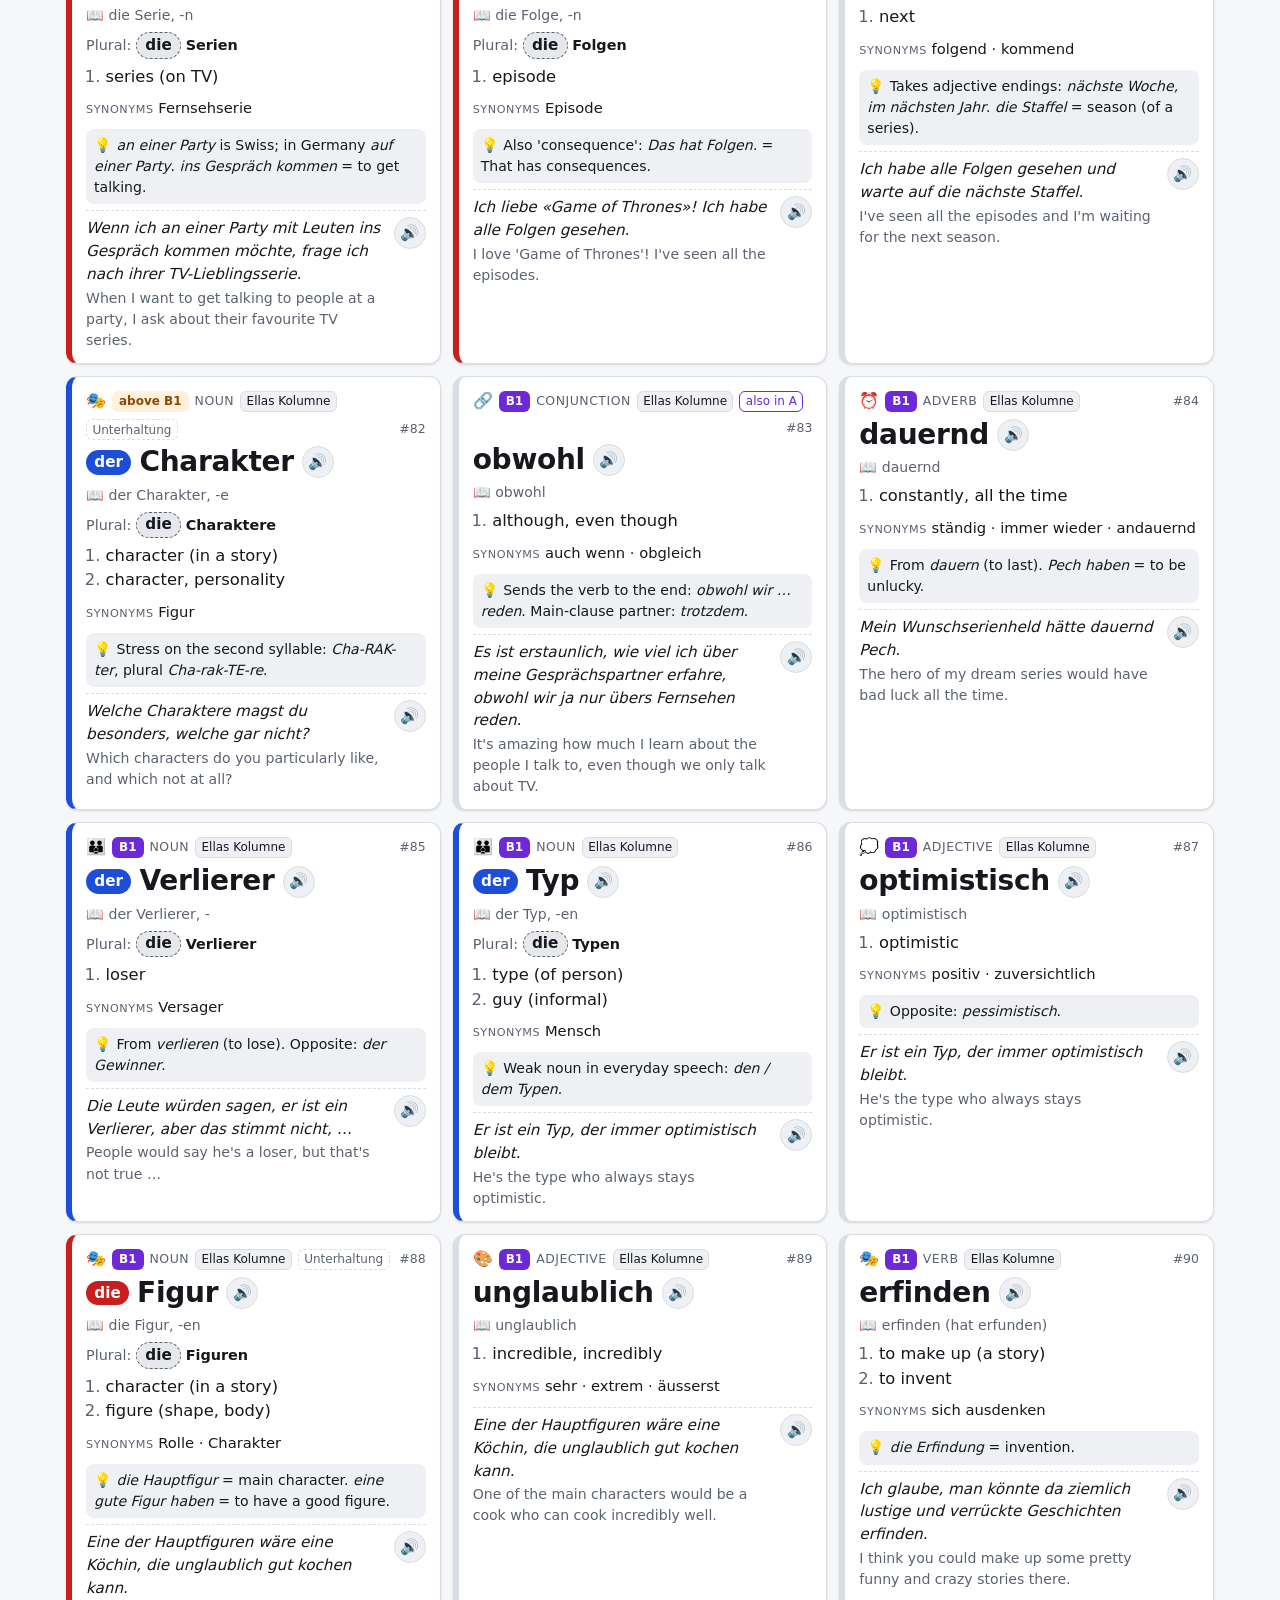
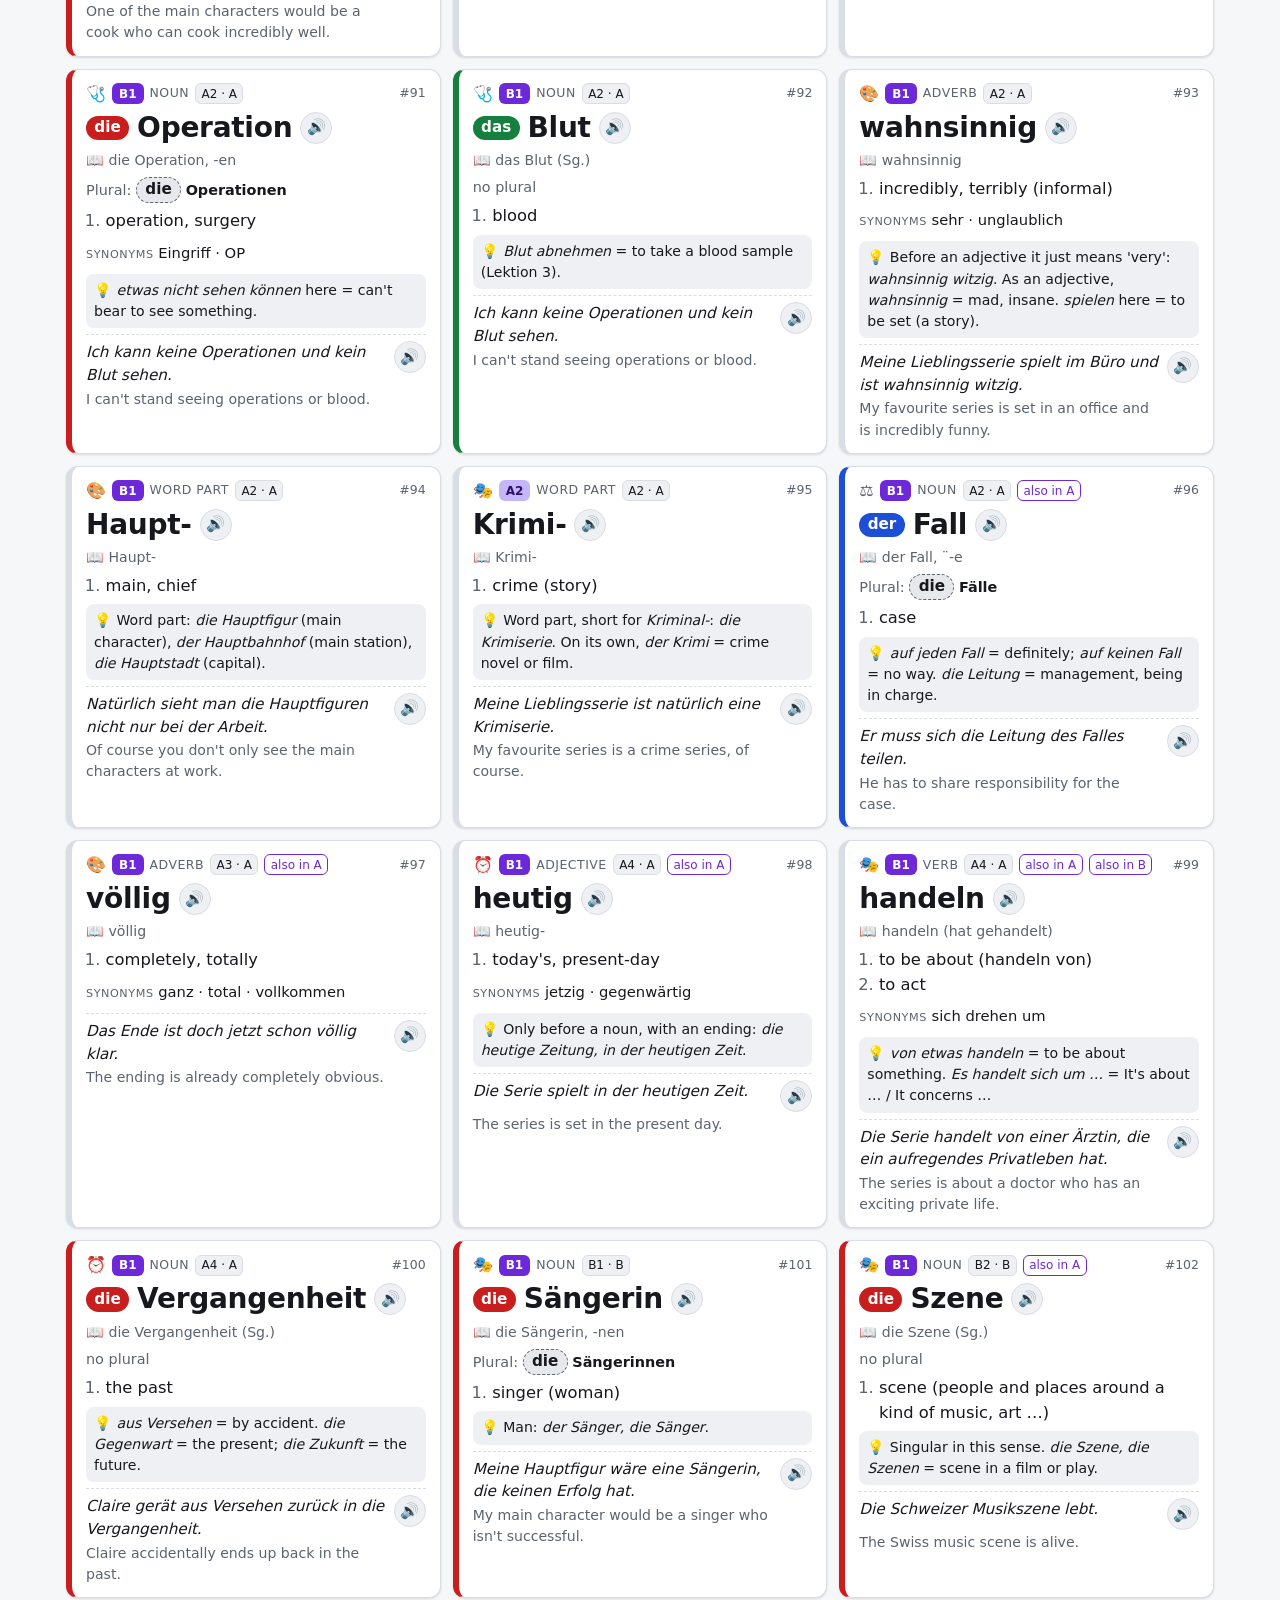
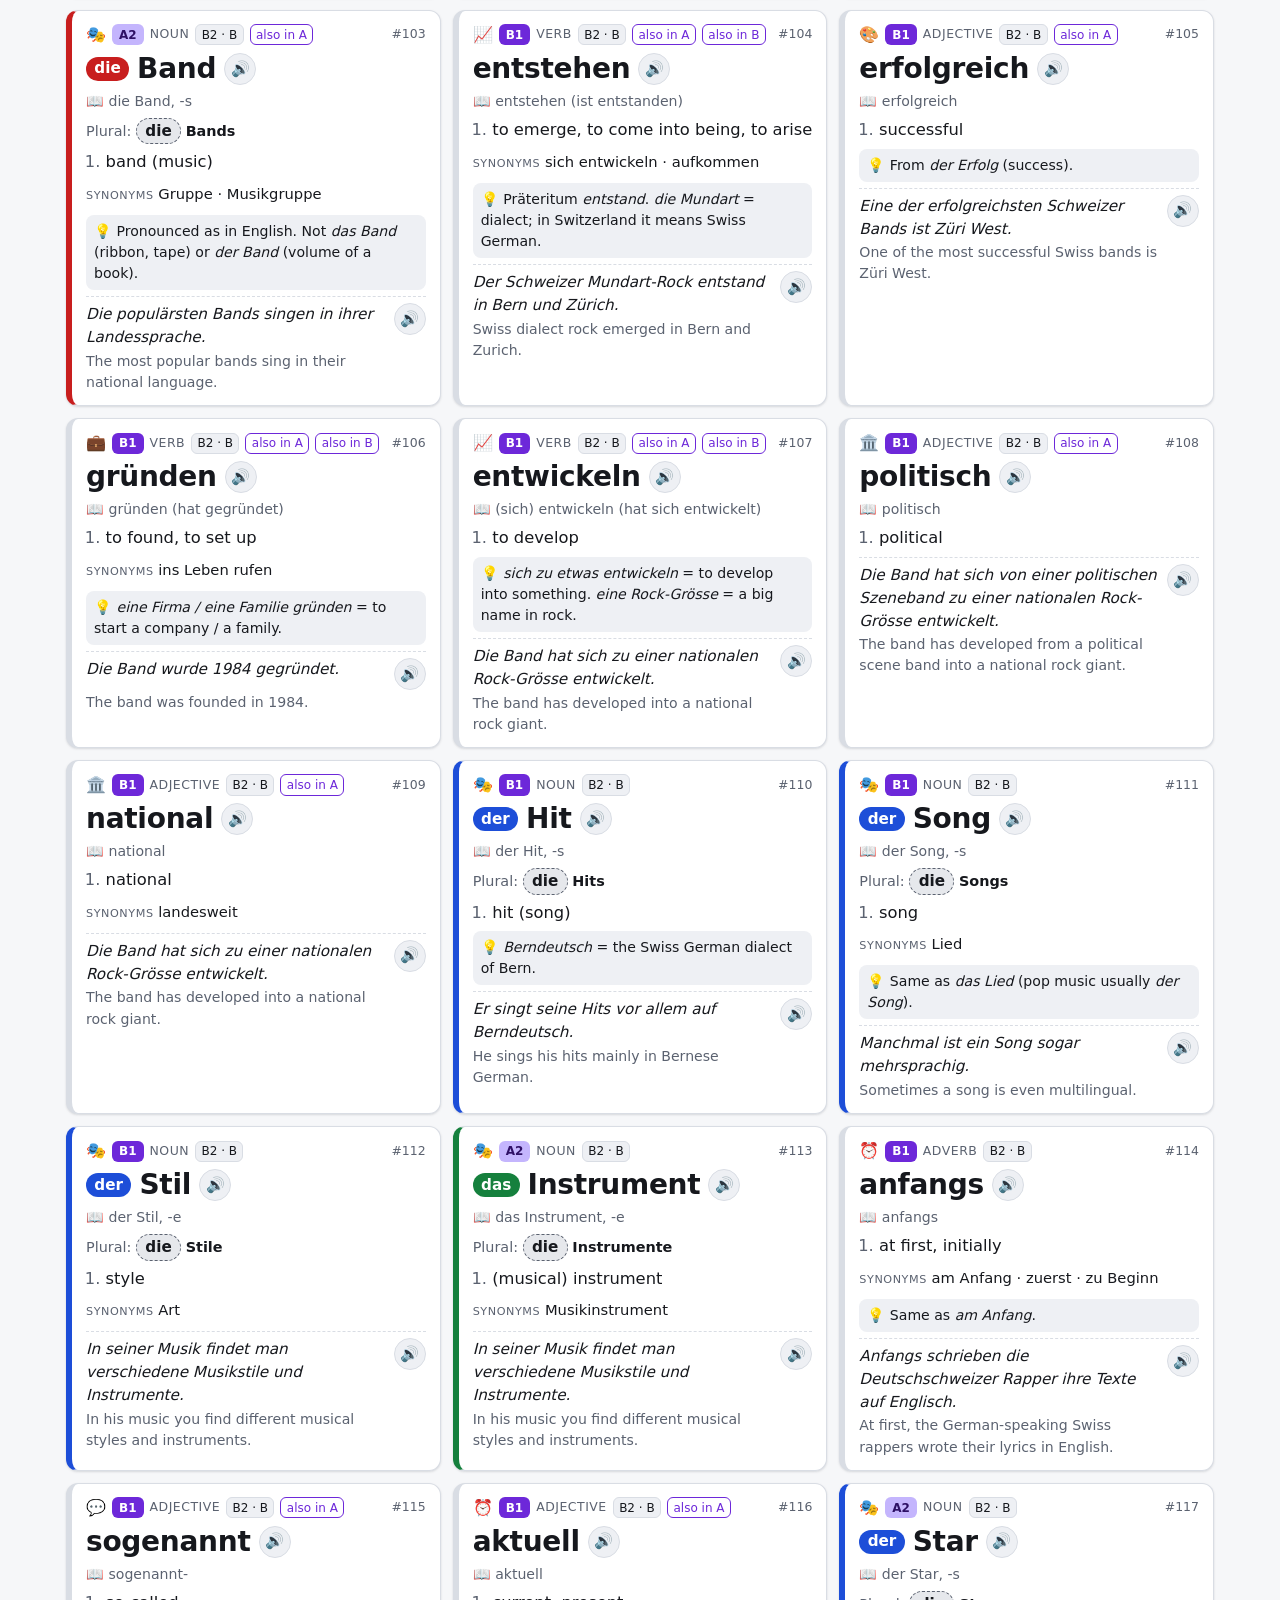
<file: lernwortschatz.html>
<!doctype html>
<html lang="en">
<head>
<meta charset="utf-8">
<meta name="viewport" content="width=device-width, initial-scale=1">
<title data-i18n="doc.lws">Course vocabulary · Schritte plus Neu 5</title>
<meta name="description" content="The course book's word list, lesson by lesson: every word with article, plural or verb forms, the book's example sentence and English translations. Swiss spelling.">
<link rel="icon" href="data:image/svg+xml,%3Csvg xmlns=%22http://www.w3.org/2000/svg%22 viewBox=%220 0 100 100%22%3E%3Ctext y=%22.9em%22 font-size=%2290%22%3E%F0%9F%93%92%3C/text%3E%3C/svg%3E">
<link rel="stylesheet" href="assets/vocab.css">
<link rel="stylesheet" href="assets/lws.css">
<script src="data/ui.js"></script>
<script src="assets/i18n.js"></script>
<script src="assets/vocab.js"></script>
<script src="assets/lws.js"></script>
<link rel="manifest" href="manifest.webmanifest">
<meta name="theme-color" content="#f6f7f9" media="(prefers-color-scheme: light)">
<meta name="theme-color" content="#0f1115" media="(prefers-color-scheme: dark)">
<meta name="apple-mobile-web-app-capable" content="yes">
<meta name="mobile-web-app-capable" content="yes">
<meta name="apple-mobile-web-app-title" content="Deutsch">
<link rel="apple-touch-icon" href="icons/icon-180.png">
</head>
<body class="list-lws">
<header class="site-head">
  <div class="wrap">
    <div class="crumbs"><a href="index.html">Deutsch vocab</a> › <span data-i18n="list.lws.title">Course vocabulary</span></div>
    <h1 data-i18n="lws.h1">📒 Course vocabulary</h1>
    <p class="lede" data-i18n="lws.lede">The word list from <i>Schritte plus Neu 5</i>, lesson by lesson. Each card shows the word as the book prints it, its example sentence and translations, in the sense the sentence uses. Pick a lesson or batch to study only the new words. Swiss spelling (ss, never the Eszett).</p>
    <div class="legend" aria-label="Legend" data-i18n-attr="aria-label:legend.aria">
      <span class="chip der">der</span> <span data-i18n="legend.masc">masculine</span>
      <span class="chip die">die</span> <span data-i18n="legend.fem">feminine</span>
      <span class="chip das">das</span> <span data-i18n="legend.neut">neuter</span>
      <span class="chip pl">die</span> <span data-i18n="legend.plural">plural</span>
      <span class="level A1">A1</span><span class="level A2">A2</span><span class="level B1">B1</span><span class="level up" data-i18n="level.up">above B1</span><span class="level nl" data-i18n="level.nl">not listed</span>
      <span id="voice-status"></span>
    </div>
    <div id="lws-tips"></div>
  </div>
</header>
<div class="wrap" id="app"></div>
<footer class="wrap foot" data-i18n="lws.foot">Words and example sentences typed from the learner's course book for private study. Translations and notes are original; word translations into Italian, French and Spanish are compared with the German Wiktionary. Levels: Goethe-Institut word lists A1, A2, B1. Gender and plural checked against Wiktionary-derived german-nouns data (CC BY-SA).</footer>
<script src="data/themes.js"></script>
<script>I18n.load('lws'); I18n.load('lws_meta');</script>
<script>
  VocabApp.init({
    list: 'lws',
    data: window.VOCAB_LWS,
    themes: window.VOCAB_THEMES,
    mount: document.getElementById('app'),
    exportName: 'deutsch-lernwortschatz',
    orderLabel: I18n.t('s.book'),
    filters: [
      { key: 'lesson', label: I18n.t('lws.f.lesson'), get: VocabLWS.lessonValue, show: VocabLWS.lessonShow },
      { key: 'section', label: I18n.t('lws.f.section'), get: function (e) { return e.section; } },
      { key: 'batch', label: I18n.t('lws.f.batch'), get: VocabLWS.batchValue, show: VocabLWS.batchShow }
    ]
  });
  VocabLWS.start(window.VOCAB_LWS, window.VOCAB_LWS_META, document.getElementById('app'), document.getElementById('lws-tips'));
</script>
<script>
  if ('serviceWorker' in navigator) {
    window.addEventListener('load', function () { navigator.serviceWorker.register('sw.js').catch(function () {}); });
  }
</script>
</body>
</html>
</file>
<file: assets/vocab.css>
/* Shared styles for all vocab lists (A, B, C). Offline, no external fonts.
   Gender colours are fixed across every page: der = blue, die = red, das = green, plural = neutral. */

:root {
  --bg: #f6f7f9;
  --surface: #ffffff;
  --surface-2: #eef0f4;
  --fg: #16181d;
  --muted: #5b6270;
  --border: #d9dde4;
  --accent: #6d28d9;
  --accent-fg: #ffffff;
  --focus: #6d28d9;
  --der: #1d4ed8;
  --der-soft: #dbe6ff;
  --die: #c81e1e;
  --die-soft: #fde0e0;
  --das: #15803d;
  --das-soft: #d8f3e1;
  --pl: #5b6270;
  --pl-soft: #e6e8ec;
  --chip-fg: #ffffff;
  --lvl-a1: #ede9fe;
  --lvl-a1-fg: #4c1d95;
  --lvl-a2: #c4b5fd;
  --lvl-a2-fg: #2e1065;
  --lvl-b1: #6d28d9;
  --lvl-b1-fg: #ffffff;
  --lvl-up: #fff1db;
  --lvl-up-fg: #8a4b00;
  --lvl-nl: transparent;
  --lvl-nl-fg: #5b6270;
  --shadow: 0 1px 2px rgba(16, 24, 40, .06), 0 1px 3px rgba(16, 24, 40, .08);
  --radius: 12px;
  --gutter: 16px;
  color-scheme: light;
}

@media (prefers-color-scheme: dark) {
  :root:not([data-theme="light"]) {
    --bg: #0f1115;
    --surface: #171a21;
    --surface-2: #20242d;
    --fg: #e8eaee;
    --muted: #a1a8b5;
    --border: #2c313c;
    --accent: #a78bfa;
    --accent-fg: #14101f;
    --focus: #c4b5fd;
    --der: #6ea0ff;
    --der-soft: #1a2b4f;
    --die: #ff7a7a;
    --die-soft: #4a1f22;
    --das: #4fd27f;
    --das-soft: #173b26;
    --pl: #a1a8b5;
    --pl-soft: #2a2f39;
    --chip-fg: #0f1115;
    --lvl-a1: #2a2342;
    --lvl-a1-fg: #ddd6fe;
    --lvl-a2: #4c3a8a;
    --lvl-a2-fg: #f3f0ff;
    --lvl-b1: #a78bfa;
    --lvl-b1-fg: #14101f;
    --lvl-up: #3d2a10;
    --lvl-up-fg: #ffc477;
    --lvl-nl-fg: #a1a8b5;
    --shadow: none;
    color-scheme: dark;
  }
}

:root[data-theme="dark"] {
  --bg: #0f1115;
  --surface: #171a21;
  --surface-2: #20242d;
  --fg: #e8eaee;
  --muted: #a1a8b5;
  --border: #2c313c;
  --accent: #a78bfa;
  --accent-fg: #14101f;
  --focus: #c4b5fd;
  --der: #6ea0ff;
  --der-soft: #1a2b4f;
  --die: #ff7a7a;
  --die-soft: #4a1f22;
  --das: #4fd27f;
  --das-soft: #173b26;
  --pl: #a1a8b5;
  --pl-soft: #2a2f39;
  --chip-fg: #0f1115;
  --lvl-a1: #2a2342;
  --lvl-a1-fg: #ddd6fe;
  --lvl-a2: #4c3a8a;
  --lvl-a2-fg: #f3f0ff;
  --lvl-b1: #a78bfa;
  --lvl-b1-fg: #14101f;
  --lvl-up: #3d2a10;
  --lvl-up-fg: #ffc477;
  --lvl-nl-fg: #a1a8b5;
  --shadow: none;
  color-scheme: dark;
}

*, *::before, *::after { box-sizing: border-box; }

html { -webkit-text-size-adjust: 100%; }

body {
  margin: 0;
  background: var(--bg);
  color: var(--fg);
  font: 16px/1.5 system-ui, -apple-system, "Segoe UI", Roboto, "Helvetica Neue", Arial, "Noto Color Emoji", "Segoe UI Emoji", sans-serif;
  overflow-wrap: anywhere;
}

a { color: var(--accent); }
button, input, select { font: inherit; color: inherit; }
:focus-visible { outline: 3px solid var(--focus); outline-offset: 2px; }

.wrap { max-width: 1180px; margin: 0 auto; padding: 0 var(--gutter); }

/* ---------- header ---------- */
.site-head { padding: 20px 0 8px; }
.crumbs { font-size: .875rem; color: var(--muted); margin-bottom: 4px; }
.crumbs a { color: var(--muted); }
.site-head h1 { font-size: clamp(1.5rem, 4vw, 2.1rem); line-height: 1.2; margin: 0 0 4px; letter-spacing: -.01em; }
.site-head p.lede { margin: 0; color: var(--muted); max-width: 70ch; }
.head-row { display: flex; gap: 12px; align-items: flex-start; justify-content: space-between; flex-wrap: wrap; }

/* ---------- legend ---------- */
.legend { display: flex; flex-wrap: wrap; gap: 6px 10px; align-items: center; margin: 12px 0 4px; font-size: .875rem; color: var(--muted); }
.legend .chip { font-size: .8rem; }

/* ---------- article chips ---------- */
.chip {
  display: inline-flex; align-items: center; justify-content: center;
  min-width: 2.6em; padding: .1em .55em; border-radius: 999px;
  font-weight: 700; font-size: .95rem; line-height: 1.4; color: var(--chip-fg);
  background: var(--pl); white-space: nowrap;
}
.chip.der { background: var(--der); }
.chip.die { background: var(--die); }
.chip.das { background: var(--das); }
.chip.pl { background: var(--pl-soft); color: var(--fg); border: 1px dashed var(--pl); }
.chip.mf { background: linear-gradient(90deg, var(--der) 0 50%, var(--die) 50% 100%); }

/* ---------- controls ---------- */
.controls {
  position: sticky; top: 0; z-index: 5;
  background: var(--bg);
  border-bottom: 1px solid var(--border);
  padding: 10px 0;
}
.controls .row { display: flex; flex-wrap: wrap; gap: 8px; align-items: center; }
.controls .row + .row { margin-top: 8px; }
.search {
  flex: 1 1 240px; min-width: 0;
  padding: 10px 12px; border: 1px solid var(--border); border-radius: 10px; background: var(--surface);
}
.controls select {
  flex: 1 1 140px; min-width: 0; max-width: 100%;
  padding: 9px 10px; border: 1px solid var(--border); border-radius: 10px; background: var(--surface);
}
.btn {
  display: inline-flex; align-items: center; gap: 6px;
  padding: 8px 12px; border-radius: 10px; border: 1px solid var(--border);
  background: var(--surface); cursor: pointer; white-space: nowrap;
}
.btn:hover { background: var(--surface-2); }
.btn[aria-pressed="true"] { background: var(--accent); color: var(--accent-fg); border-color: var(--accent); }
.btn.icon { padding: 6px 9px; }
.count { color: var(--muted); font-size: .9rem; margin-left: auto; }
.more-filters { display: contents; }

/* ---------- list ---------- */
main { padding: 12px 0 48px; }
.grid { display: grid; grid-template-columns: repeat(auto-fill, minmax(min(100%, 300px), 1fr)); gap: 12px; }
.view-rows .grid { grid-template-columns: 1fr; gap: 6px; }
.group-head {
  grid-column: 1 / -1; margin: 18px 0 2px; font-size: 1.1rem; font-weight: 700;
  display: flex; gap: 8px; align-items: baseline; border-bottom: 2px solid var(--border); padding-bottom: 4px;
}
.group-head .n { color: var(--muted); font-weight: 400; font-size: .9rem; }

.card {
  position: relative; background: var(--surface); border: 1px solid var(--border);
  border-left: 6px solid var(--border);
  border-radius: var(--radius); padding: 12px 14px; box-shadow: var(--shadow);
  display: flex; flex-direction: column; gap: 6px; min-width: 0;
}
.card.g-m { border-left-color: var(--der); }
.card.g-f { border-left-color: var(--die); }
.card.g-n { border-left-color: var(--das); }
.card.g-pl { border-left-color: var(--pl); border-left-style: dashed; }
.card.g-mf { border-image: linear-gradient(180deg, var(--der) 0 50%, var(--die) 50% 100%) 0 0 0 6; }

.meta { display: flex; flex-wrap: wrap; gap: 6px; align-items: center; font-size: .78rem; color: var(--muted); }
.meta .pos { text-transform: uppercase; letter-spacing: .04em; }
.meta .theme-ico { font-size: 1rem; }
.meta .rank { margin-left: auto; font-variant-numeric: tabular-nums; }

.level {
  display: inline-block; padding: .05em .5em; border-radius: 6px; font-weight: 700; font-size: .75rem;
  background: var(--lvl-nl); color: var(--lvl-nl-fg); border: 1px solid transparent;
}
.level.A1 { background: var(--lvl-a1); color: var(--lvl-a1-fg); }
.level.A2 { background: var(--lvl-a2); color: var(--lvl-a2-fg); }
.level.B1 { background: var(--lvl-b1); color: var(--lvl-b1-fg); }
.level.up { background: var(--lvl-up); color: var(--lvl-up-fg); }
.level.nl { border: 1px dashed var(--muted); }

.headword { display: flex; flex-wrap: wrap; align-items: center; gap: 8px; }
.lemma { font-size: 1.75rem; font-weight: 750; line-height: 1.15; letter-spacing: -.01em; }
.view-rows .lemma { font-size: 1.35rem; }
.plural { font-size: .9rem; color: var(--muted); }
.plural b { color: var(--fg); font-weight: 600; }
.say {
  border: 1px solid var(--border); background: var(--surface-2); border-radius: 999px;
  width: 2rem; height: 2rem; display: inline-flex; align-items: center; justify-content: center;
  cursor: pointer; font-size: .95rem; flex: none; padding: 0;
}
.say:hover { border-color: var(--accent); }
.no-speech .say { display: none; }

.en { font-size: 1.02rem; }
.en ol { margin: 0; padding-left: 1.2em; }
.en li::marker { color: var(--muted); }
.note { font-size: .88rem; background: var(--surface-2); border-radius: 8px; padding: 6px 8px; }
.note::before { content: "💡 "; }
.example { font-size: .95rem; border-top: 1px dashed var(--border); padding-top: 6px; display: grid; grid-template-columns: 1fr auto; gap: 2px 8px; align-items: start; }
.example .de { font-style: italic; }
.example .ex-en { grid-column: 1 / 2; color: var(--muted); font-size: .88rem; }

.verb-line { font-size: .92rem; }
.verb-line .pp { font-weight: 600; }
.tags { display: flex; flex-wrap: wrap; gap: 4px; }
.tag { font-size: .75rem; padding: .05em .45em; border-radius: 6px; border: 1px solid var(--border); color: var(--muted); }
details.conj { font-size: .88rem; }
details.conj summary { cursor: pointer; color: var(--accent); }
.conj-grid { display: grid; grid-template-columns: repeat(auto-fill, minmax(min(100%, 150px), 1fr)); gap: 8px; margin-top: 6px; }
.conj-grid table { border-collapse: collapse; width: 100%; }
.conj-grid caption { text-align: left; font-weight: 700; padding-bottom: 2px; }
.conj-grid td { padding: 1px 4px; border-bottom: 1px solid var(--border); vertical-align: top; }
.conj-grid td:first-child { color: var(--muted); width: 2.6em; }

/* test mode: hide English until tapped */
.testing .hideable { position: relative; cursor: pointer; }
.testing .card:not(.revealed) .hideable > * { visibility: hidden; }
.testing .card:not(.revealed) .hideable::after {
  content: "tap to reveal"; position: absolute; inset: 0; display: flex; align-items: center;
  color: var(--muted); font-size: .85rem; border: 1px dashed var(--border); border-radius: 8px; padding: 0 8px;
  background: var(--surface-2);
}

.sentinel { height: 1px; }
.load-more { display: block; margin: 16px auto; }
.empty { text-align: center; color: var(--muted); padding: 40px 0; }

/* ---------- hub ---------- */
.hub { display: grid; grid-template-columns: repeat(auto-fill, minmax(min(100%, 280px), 1fr)); gap: 14px; margin: 18px 0 32px; }
.hub-card { display: flex; flex-direction: column; gap: 8px; background: var(--surface); border: 1px solid var(--border); border-radius: var(--radius); padding: 16px; text-decoration: none; color: inherit; box-shadow: var(--shadow); }
a.hub-card:hover { border-color: var(--accent); }
.hub-card .big { font-size: 2rem; }
.hub-card h2 { margin: 0; font-size: 1.25rem; }
.hub-card p { margin: 0; color: var(--muted); }
.hub-card.coming { opacity: .7; }
.status { align-self: flex-start; font-size: .75rem; font-weight: 700; padding: .1em .55em; border-radius: 6px; background: var(--surface-2); color: var(--muted); }
.status.ready { background: var(--lvl-b1); color: var(--lvl-b1-fg); }
.info h2 { font-size: 1.1rem; margin: 24px 0 8px; }
.info ul { padding-left: 1.2em; }
.foot { color: var(--muted); font-size: .85rem; border-top: 1px solid var(--border); padding: 16px 0 32px; }

/* ---------- small screens ---------- */
@media (max-width: 520px) {
  .controls { position: static; }
  .lemma { font-size: 1.55rem; }
  .controls .row { gap: 6px; }
  .btn .lbl { display: none; }
  .btn { padding: 8px 10px; }
  .count { width: 100%; margin-left: 0; }
}

/* ---------- print ---------- */
@media print {
  :root { --bg: #fff; --surface: #fff; --fg: #000; --muted: #444; --border: #bbb; }
  .controls, .no-print, .say, .load-more, .sentinel { display: none !important; }
  body { font-size: 11pt; background: #fff; }
  .grid { display: block; columns: 2; column-gap: 14px; }
  .card { break-inside: avoid; box-shadow: none; margin: 0 0 8px; padding: 6px 8px; }
  .lemma { font-size: 14pt; }
  .group-head { break-after: avoid; column-span: all; }
  .testing .card .hideable > * { visibility: visible !important; }
  .testing .card .hideable::after { display: none !important; }
  * { -webkit-print-color-adjust: exact; print-color-adjust: exact; }
}

@media (prefers-reduced-motion: reduce) { * { scroll-behavior: auto !important; } }

/* Base-language menu (assets/i18n.js) and the English fallback for lists not yet translated */
.lang-bar { display: flex; justify-content: flex-end; margin: 0 0 4px; }
.lang-pick { display: inline-flex; align-items: center; gap: 2px; font-size: .9rem; color: var(--muted); }
.lang-pick select { font: inherit; color: var(--fg); background: var(--surface); border: 1px solid var(--border); border-radius: 8px; padding: 3px 6px; }
.fallback-note { background: var(--lvl-up); color: var(--lvl-up-fg); border-radius: 8px; padding: 6px 10px; font-size: .9rem; }
.lang-fallback .card .en::before, .lang-fallback .card .ex-en > span::before, .lang-fallback .card .note > span::before {
  content: "EN"; font-size: .62rem; font-weight: 700; letter-spacing: .04em; border: 1px solid currentColor; border-radius: 4px;
  padding: 0 3px; margin-right: 5px; vertical-align: 1px; opacity: .7; }
.card .dict-flag { float: right; cursor: help; font-size: .9rem; }
</file>
<file: assets/b.css>
/* List B (verbs) extras on top of vocab.css: auxiliary chips, prefix highlight, section switch, principal-parts drill.
   haben = teal, sein = amber (kept away from the der/die/das blue, red and green). */

:root {
  --haben: #0f766e;
  --haben-soft: #ccfbf1;
  --sein: #b45309;
  --sein-soft: #fef3c7;
  --pfx: #7c3aed;
  --pfx-soft: #ede9fe;
}
@media (prefers-color-scheme: dark) {
  :root:not([data-theme="light"]) {
    --haben: #2dd4bf;
    --haben-soft: #123b37;
    --sein: #fbbf24;
    --sein-soft: #3f2e0b;
    --pfx: #c4b5fd;
    --pfx-soft: #2e2550;
  }
}
:root[data-theme="dark"] {
  --haben: #2dd4bf;
  --haben-soft: #123b37;
  --sein: #fbbf24;
  --sein-soft: #3f2e0b;
  --pfx: #c4b5fd;
  --pfx-soft: #2e2550;
}

/* auxiliary chips (legend and cards) */
.chip.aux-haben { background: var(--haben); }
.chip.aux-sein { background: var(--sein); }
.chip.aux-both { background: linear-gradient(90deg, var(--haben) 0 50%, var(--sein) 50% 100%); }
.card.aux-haben { border-left-color: var(--haben); }
.card.aux-sein { border-left-color: var(--sein); }
.card.aux-both { border-image: linear-gradient(180deg, var(--haben) 0 50%, var(--sein) 50% 100%) 0 0 0 6; }

/* prefixes: separable = filled highlight, inseparable = dotted underline */
.pfx { color: var(--pfx); background: var(--pfx-soft); border-radius: 4px; padding: 0 .12em; font-weight: 800; }
.ipfx { text-decoration: underline dotted var(--pfx); text-underline-offset: .18em; text-decoration-thickness: 2px; }
.refl { color: var(--muted); font-weight: 600; font-size: .7em; margin-right: .25em; }
.legend .pfx, .legend .ipfx { font-weight: 700; }

/* principal parts strip */
.pp-strip {
  display: flex; flex-wrap: wrap; gap: 4px 6px; align-items: center;
  background: var(--surface-2); border-radius: 8px; padding: 6px 8px; cursor: pointer;
  border: 1px solid transparent; font-size: .95rem;
}
.pp-strip:hover { border-color: var(--accent); }
.pp-strip .pp-part { display: inline-flex; flex-direction: column; line-height: 1.15; min-width: 0; }
.pp-strip .pp-part small { color: var(--muted); font-size: .68rem; text-transform: uppercase; letter-spacing: .04em; }
.pp-strip .pp-part b { font-weight: 650; }
.pp-strip .sep { color: var(--muted); }
.pp-strip .chip { font-size: .8rem; min-width: 0; }
.pp-strip .open-hint { margin-left: auto; color: var(--accent); font-size: .8rem; white-space: nowrap; }
.pattern { font-size: .88rem; color: var(--muted); }
.pattern b { color: var(--fg); font-weight: 600; }
.srcnote { font-size: .72rem; color: var(--muted); }

/* section switch */
.section-switch { display: flex; flex-wrap: wrap; gap: 6px; margin: 10px 0 0; }
.section-switch .btn { font-weight: 600; }

/* principal-parts drill: hide parts, tags and tables until the card is tapped */
.drill-pp .card:not(.pp-shown) .pp-strip > *,
.drill-pp .card:not(.pp-shown) .tags,
.drill-pp .card:not(.pp-shown) details.conj { visibility: hidden; }
.drill-pp .card:not(.pp-shown) .pp-strip { position: relative; min-height: 2.6em; }
.drill-pp .card:not(.pp-shown) .pp-strip::after {
  content: "say: er … · Präteritum · Perfekt – tap to check"; position: absolute; inset: 0; display: flex; align-items: center;
  padding: 0 8px; color: var(--muted); font-size: .85rem; border: 1px dashed var(--border); border-radius: 8px;
}
.drill-pp .card:not(.pp-shown) .lemma .pfx { color: inherit; background: none; }
.drill-pp .card:not(.pp-shown).aux-haben,
.drill-pp .card:not(.pp-shown).aux-sein { border-left-color: var(--border); }
.drill-pp .card:not(.pp-shown).aux-both { border-image: none; border-left-color: var(--border); }

.conj-grid td:last-child { overflow-wrap: anywhere; }
.conj-grid td:first-child { white-space: nowrap; overflow-wrap: normal; width: 1%; font-size: .85em; padding-right: 6px; }

@media print {
  .section-switch { display: none !important; }
  .drill-pp .card .pp-strip > *, .drill-pp .card .tags, .drill-pp .card details.conj { visibility: visible !important; }
  .drill-pp .card .pp-strip::after, .pp-strip .open-hint { display: none !important; }
}
</file>
<file: assets/c.css>
/* List C extras: topic chip, keyness meter, compound parts, verb partners. Uses the colour tokens of vocab.css. */
.list-c .lemma { overflow-wrap: anywhere; hyphens: manual; }
.list-c .c-topic { color: var(--fg); background: var(--surface-2); }
.list-c .c-phrase { border-style: dashed; }
.list-c .c-in-a { border-color: var(--accent); color: var(--accent); }
.list-c .c-key { color: var(--muted); letter-spacing: 1px; font-size: .7rem; white-space: nowrap; }
.list-c .c-key .on { color: var(--accent); }
.list-c .c-parts { font-size: .92rem; color: var(--muted); display: flex; flex-wrap: wrap; align-items: baseline; gap: 0 2px; overflow-wrap: anywhere; }
.list-c .c-parts span { color: var(--fg); background: var(--surface-2); border-radius: 5px; padding: 0 4px; }
.list-c .c-parts i { font-style: normal; color: var(--accent); font-weight: 700; }
.list-c .c-coll { font-size: .9rem; border-left: 3px solid var(--accent); padding: 2px 0 2px 8px; }
.list-c .c-coll-h { font-size: .72rem; text-transform: uppercase; letter-spacing: .05em; color: var(--muted); }
.list-c .c-coll ul { margin: 2px 0 0; padding: 0; list-style: none; display: grid; gap: 3px; }
.list-c .c-coll li { display: grid; gap: 0; }
.list-c .c-coll .de { font-weight: 600; }
.list-c .c-coll .hideable { color: var(--muted); font-size: .86rem; min-height: 1.2em; }
.list-c .intro-grid { display: grid; grid-template-columns: repeat(auto-fit, minmax(min(100%, 220px), 1fr)); gap: 8px; margin: 10px 0 4px; font-size: .9rem; }
.list-c .intro-grid div { background: var(--surface); border: 1px solid var(--border); border-radius: 10px; padding: 8px 10px; }
.list-c .intro-grid b { display: block; }
.view-rows.list-c .c-coll, .list-c .view-rows .c-coll { font-size: .85rem; }
@media print { .list-c .c-key { display: none; } }
</file>
<file: assets/classroom.css>
/* Classroom module: weekly grammar topics. Uses the colour tokens of vocab.css; light and dark follow it. */
.cr-list { margin-top: 8px; }
.cr-en { color: var(--muted); margin: 0; }
.cr-date { font-size: .8rem; color: var(--muted); margin-top: auto !important; }

.cr-back { margin: 4px 0 8px; }
.cr-head { display: flex; flex-direction: column; gap: 6px; margin-bottom: 8px; }
.cr-title { font-size: clamp(1.6rem, 5vw, 2.2rem); line-height: 1.15; margin: 0; letter-spacing: -.01em; }
.cr-toc { display: flex; flex-wrap: wrap; gap: 6px; margin-top: 6px; }
.cr-toc .btn { text-decoration: none; color: inherit; font-size: .85rem; padding: 4px 10px; }

.cr-sec { margin: 26px 0; scroll-margin-top: 12px; }
.cr-sec > h2 { font-size: 1.3rem; margin: 0 0 10px; padding-bottom: 4px; border-bottom: 2px solid var(--accent); }
.cr-sec p { margin: 0 0 8px; max-width: 75ch; }
.cr-logic { padding-left: 1.2em; margin: 0; display: grid; gap: 6px; max-width: 75ch; }

.cr-block { background: var(--surface); border: 1px solid var(--border); border-radius: var(--radius); padding: 14px 16px; margin-bottom: 12px; box-shadow: var(--shadow); }
.cr-block h3 { margin: 0 0 8px; font-size: 1.08rem; display: flex; gap: 8px; align-items: baseline; }
.cr-n { flex: none; display: inline-grid; place-items: center; width: 1.6em; height: 1.6em; border-radius: 50%; background: var(--accent); color: var(--accent-fg); font-size: .85rem; }
.cr-cite { font-size: .8rem; color: var(--muted); margin: 8px 0 0 !important; }
.cr-text-note { font-size: .85rem; color: var(--muted); font-style: italic; margin: 0 0 6px !important; }
.cr-links li { margin: 4px 0; }

.cr-table-wrap { overflow-x: auto; margin: 8px 0; }
.cr-table { border-collapse: collapse; min-width: 100%; font-size: .93rem; overflow-wrap: normal; word-break: normal; }
.cr-table caption { text-align: left; font-weight: 700; padding-bottom: 4px; }
.cr-table th, .cr-table td { border: 1px solid var(--border); padding: 5px 8px; text-align: left; vertical-align: top; }
.cr-table thead th { background: var(--surface-2); }
.cr-table tbody th { font-weight: 600; background: var(--surface-2); white-space: nowrap; }
.cr-table b { color: var(--accent); }

.cr-ex { list-style: none; margin: 8px 0 0; padding: 0; display: grid; gap: 8px; }
.cr-ex li { border-left: 3px solid var(--accent); padding: 2px 0 2px 10px; }
.cr-ex .de { font-weight: 600; }
.cr-ex .de b, .cr-mistakes .right b { color: var(--accent); }
.cr-ex .ex-en { color: var(--muted); font-size: .92rem; }
.cr-ex-note { font-size: .85rem; background: var(--surface-2); border-radius: 6px; padding: 3px 8px; margin-top: 3px; }
.cr-ex-note::before { content: "💡 "; }
.cr-ex .say, .cr-mistakes .say { font-size: .85rem; padding: 0 5px; margin-left: 6px; vertical-align: baseline; }

.cr-mistakes { list-style: none; padding: 0; margin: 0; display: grid; gap: 10px; }
.cr-mistakes li { background: var(--surface); border: 1px solid var(--border); border-radius: 10px; padding: 10px 12px; }
.cr-mistakes .wrong { color: var(--die); text-decoration: line-through; text-decoration-thickness: 1px; }
.cr-mistakes .right { color: var(--das); font-weight: 600; }
.cr-why { color: var(--muted); font-size: .9rem; margin-top: 3px; }

.cr-later { background: var(--lvl-up); color: var(--lvl-up-fg); border-radius: 10px; padding: 10px 12px; margin: 10px 0; max-width: 75ch; }

.cr-how { background: var(--surface-2); border-radius: 10px; padding: 10px 12px; margin: 10px 0; }
.cr-how p { margin: 4px 0; }
.cr-worked { border-top: 1px dashed var(--border); margin-top: 6px; padding-top: 6px; }
.cr-tag { display: inline-block; font-size: .72rem; text-transform: uppercase; letter-spacing: .05em; color: var(--muted); margin-bottom: 2px; }
.cr-items { padding-left: 1.4em; display: grid; gap: 14px; margin: 14px 0; }
.cr-q { margin-bottom: 6px; }
.cr-type { display: inline-block; font-size: .72rem; border: 1px solid var(--border); border-radius: 6px; padding: 0 5px; margin-right: 6px; color: var(--muted); }
.cr-answer-row { display: flex; gap: 6px; }
.cr-answer-row .cr-input { flex: 1; min-width: 0; }
.cr-result { margin-top: 6px; border-radius: 8px; padding: 6px 10px; font-size: .93rem; }
.cr-result.ok { background: var(--das-soft); }
.cr-result.compare { background: var(--lvl-up); color: var(--lvl-up-fg); }
.cr-result.compare .cr-why { color: inherit; }
.cr-score { font-weight: 600; }

@media (max-width: 520px) {
  .cr-table { font-size: .82rem; }
  .cr-table th, .cr-table td { padding: 4px 3px; }
  .cr-table tbody th { white-space: normal; }
  .cr-block { padding: 12px; }
}

@media print {
  .cr-answer-row, .cr-result, .cr-score { display: none !important; }
  .cr-block, .cr-mistakes li { break-inside: avoid; box-shadow: none; }
}
</file>
<file: assets/hausaufgaben.css>
/* Hausaufgaben module: homework sets. Uses the colour tokens of vocab.css; light and dark follow it. */
.ha-list { margin-top: 8px; }
.ha-en { color: var(--muted); margin: 0 0 4px; font-size: .93rem; }
.ha-date { font-size: .8rem; color: var(--muted); margin-top: auto !important; }

.ha-back { margin: 4px 0 8px; }
.ha-head { display: flex; flex-direction: column; gap: 4px; margin-bottom: 8px; }
.ha-title { font-size: clamp(1.6rem, 5vw, 2.2rem); line-height: 1.15; margin: 0; letter-spacing: -.01em; }
.ha-tools { display: flex; flex-wrap: wrap; gap: 8px; align-items: center; margin-top: 8px; position: sticky; top: 0; z-index: 2;
  background: var(--bg); padding: 6px 0; }
.ha-progress { font-size: .85rem; color: var(--muted); }

.ha-page { margin: 22px 0; }
.ha-page > h2 { font-size: 1.25rem; margin: 0 0 2px; padding-bottom: 4px; border-bottom: 2px solid var(--accent); }
.ha-pageno { font-size: .75rem; font-weight: 600; color: var(--muted); border: 1px solid var(--border); border-radius: 6px; padding: 1px 6px; vertical-align: middle; }

.ha-ex { background: var(--surface); border: 1px solid var(--border); border-radius: var(--radius); padding: 14px 16px; margin: 12px 0; box-shadow: var(--shadow); }
.ha-ex h3 { margin: 0 0 2px; font-size: 1.05rem; display: flex; flex-wrap: wrap; gap: 6px; align-items: baseline; }
.ha-no { flex: none; display: inline-grid; place-items: center; min-width: 1.6em; height: 1.6em; border-radius: 50%; background: var(--accent); color: var(--accent-fg); font-size: .85rem; }
.ha-ref { font-size: .7rem; font-weight: 600; border-radius: 4px; padding: 1px 5px; background: var(--lvl-up); color: var(--lvl-up-fg); }
.ha-marker { color: var(--die); }
.ha-part { margin: 10px 0 0; }

.ha-box { display: flex; flex-wrap: wrap; gap: 6px; margin: 10px 0; }
.ha-chip { background: var(--surface-2); border: 1px solid var(--border); border-radius: 6px; padding: 2px 8px; font-size: .93rem; }
.ha-chip.used { color: var(--muted); }
.ha-reading { border: 1px solid var(--border); border-radius: 10px; padding: 8px 12px; margin: 10px 0; background: var(--surface-2); display: grid; gap: 10px; }
.ha-rd p { margin: 0 0 6px; line-height: 1.5; }
.ha-rd-label { font-weight: 700; font-size: .9rem; color: var(--accent); margin-bottom: 2px; }
.ha-phrases { border-left: 3px solid var(--border); padding: 4px 10px; margin: 10px 0; font-style: italic; color: var(--muted); }

.ha-example { background: var(--surface-2); border-radius: 10px; padding: 8px 10px; margin: 10px 0; }
.ha-tag { display: block; font-size: .72rem; text-transform: uppercase; letter-spacing: .05em; color: var(--muted); margin-bottom: 2px; }
.ha-example b { color: var(--accent); }
.ha-line { display: flex; gap: 8px; }

.ha-items { list-style: none; padding: 0; margin: 10px 0 0; display: grid; grid-template-columns: minmax(0, 1fr); gap: 14px; }
.ha-item { display: flex; gap: 8px; min-width: 0; }
.ha-label { flex: none; font-weight: 700; min-width: 1.1em; color: var(--muted); }
.ha-body { flex: 1; min-width: 0; }
.ha-lead { color: var(--muted); margin-bottom: 3px; }
.ha-text { line-height: 2.1; }
.ha-gap { font: inherit; max-width: 100%; border: 0; border-bottom: 2px solid var(--border); background: var(--surface-2); color: var(--fg);
  padding: 0 4px; border-radius: 4px 4px 0 0; line-height: 1.5; }
.ha-gap:focus, .ha-write:focus { outline: 2px solid var(--focus); outline-offset: 1px; }
.ha-gap.ok { border-bottom-color: var(--das); background: var(--das-soft); }
.ha-gap.no { border-bottom-color: var(--die); background: var(--die-soft); }
.ha-write { display: block; width: 100%; box-sizing: border-box; font: inherit; margin-top: 4px; padding: 6px 8px; border: 1px solid var(--border);
  border-radius: 8px; background: var(--surface-2); color: var(--fg); resize: vertical; }
.ha-reveal { margin-top: 6px; font-size: .85rem; padding: 3px 10px; }

.ha-solution { margin-top: 6px; border-left: 3px solid var(--das); background: var(--surface-2); border-radius: 0 8px 8px 0; padding: 6px 10px; }
.ha-verdict { font-weight: 600; font-size: .9rem; margin-bottom: 3px; }
.ha-verdict.ok { color: var(--das); }
.ha-verdict.compare { color: var(--lvl-up-fg); background: var(--lvl-up); border-radius: 6px; padding: 2px 6px; display: inline-block; }
.ha-sol-de { font-weight: 600; }
.ha-sol-de b { color: var(--accent); }
.ha-sol-en { color: var(--muted); font-size: .93rem; }
.ha-why { font-size: .9rem; margin-top: 3px; }
.ha-check { font-size: .88rem; margin-top: 5px; background: var(--lvl-up); color: var(--lvl-up-fg); border-radius: 6px; padding: 4px 8px; }
.ha-cite { font-size: .78rem; color: var(--muted); margin-top: 4px; }
.ha-solution .say { font-size: .85rem; padding: 0 5px; margin-left: 6px; vertical-align: baseline; }

@media (max-width: 520px) {
  .ha-ex { padding: 12px; }
}

@media print {
  .ha-ex { break-inside: avoid; box-shadow: none; }
  .ha-tools { position: static; }
}
</file>
<file: assets/lws.css>
/* Lernwortschatz extras: book form, section tags, tips. Uses the colour tokens of vocab.css. */
.list-lws .lemma { overflow-wrap: anywhere; }
.list-lws .lws-book { font-size: .88rem; color: var(--muted); overflow-wrap: anywhere; }
.list-lws .lws-sec { color: var(--fg); background: var(--surface-2); }
.list-lws .lws-group { border-style: dashed; }
.list-lws .lws-also { border-color: var(--accent); color: var(--accent); text-decoration: none; }
.list-lws .lws-own { display: block; font-size: .72rem; color: var(--muted); font-style: italic; }
.list-lws .note em { font-style: italic; }
.list-lws .lws-syn { font-size: .92rem; margin: 2px 0 4px; overflow-wrap: anywhere; }
.list-lws .lws-reg { font-size: .66rem; border: 1px solid var(--border); border-radius: 4px; padding: 0 3px; color: var(--muted); vertical-align: 1px; }

.lws-tip { background: var(--surface); border: 1px solid var(--border); border-radius: 10px; padding: 8px 12px; margin: 10px 0 4px; font-size: .93rem; }
.lws-tip summary { cursor: pointer; font-weight: 600; }
.lws-tip p { margin: 6px 0; }
.lws-tip-en, .lws-tip-note { color: var(--muted); }
.lws-tag { font-size: .7rem; text-transform: uppercase; letter-spacing: .05em; color: var(--muted); }
.lws-show { font-size: .85rem; padding: 3px 10px; }
.lws-answer { border-left: 3px solid var(--das); padding-left: 8px; margin-top: 6px; }

@media print { .lws-tip { display: none; } }
</file>
